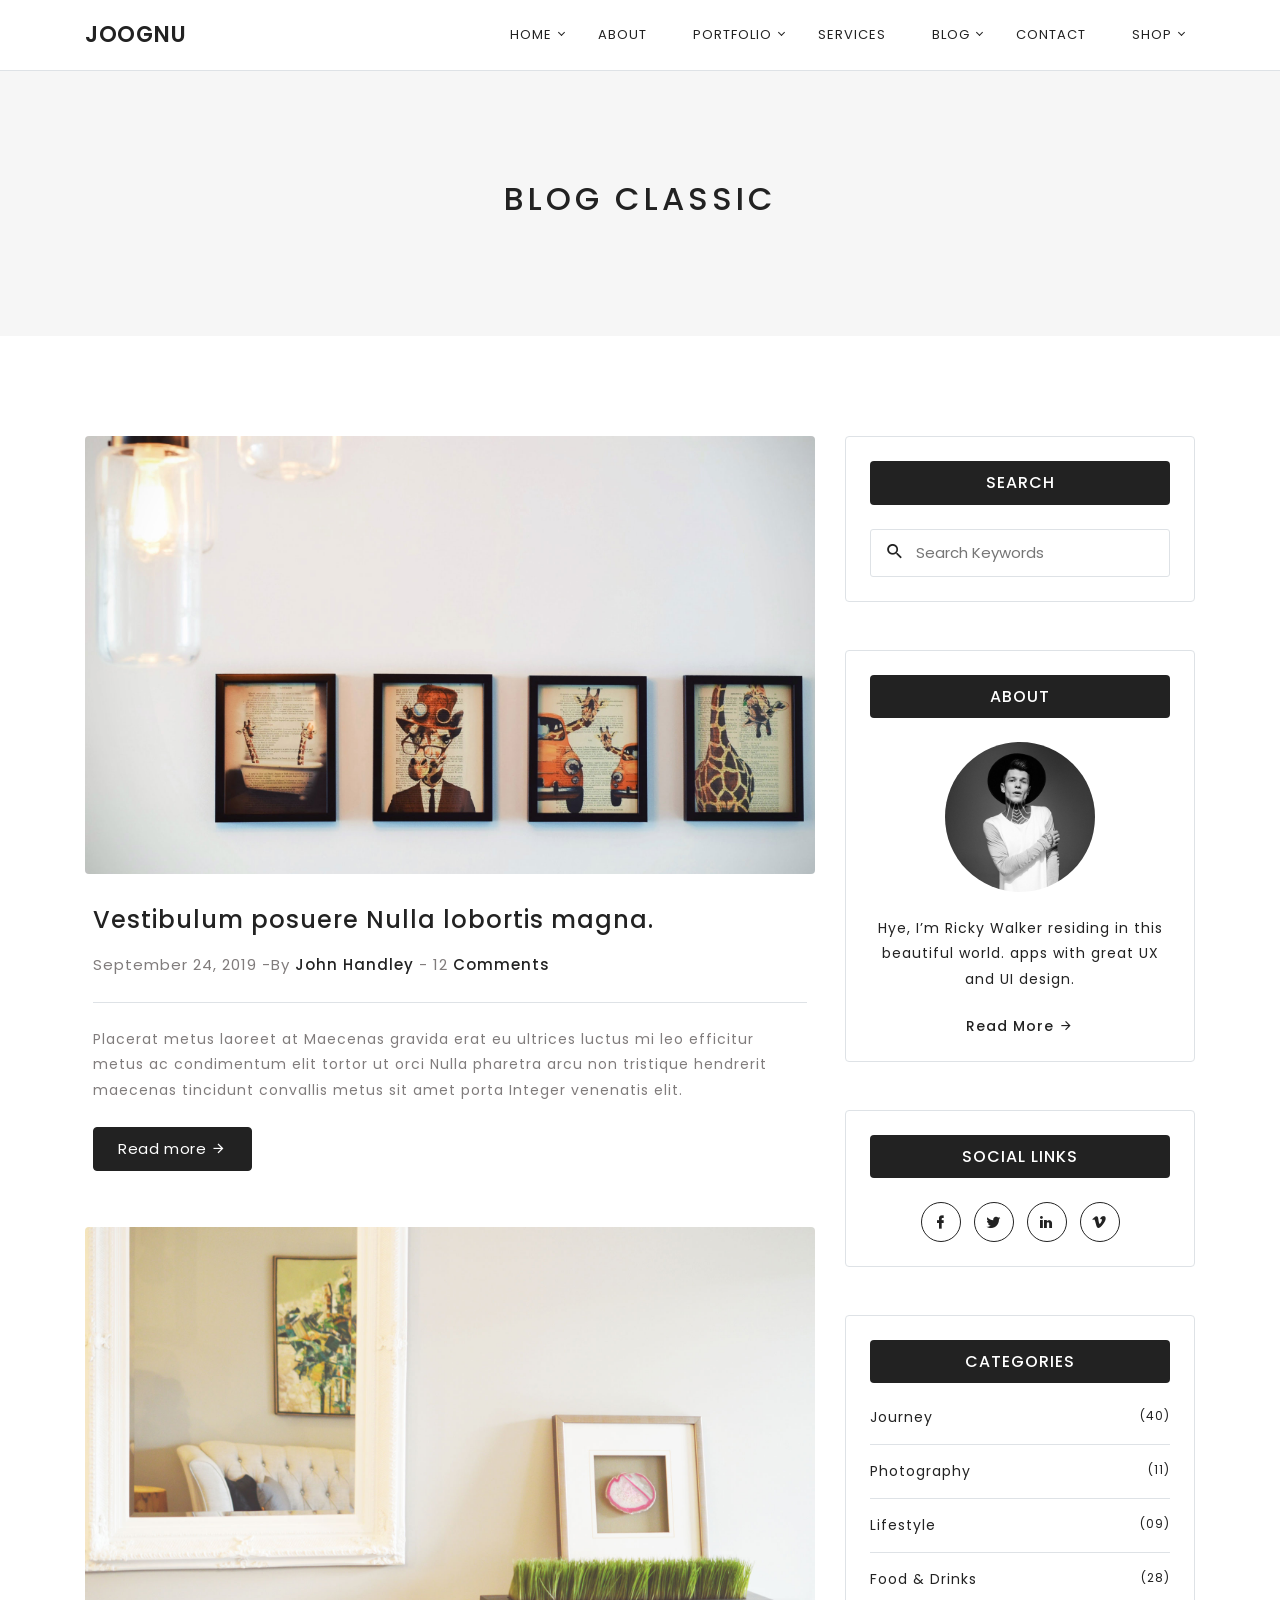
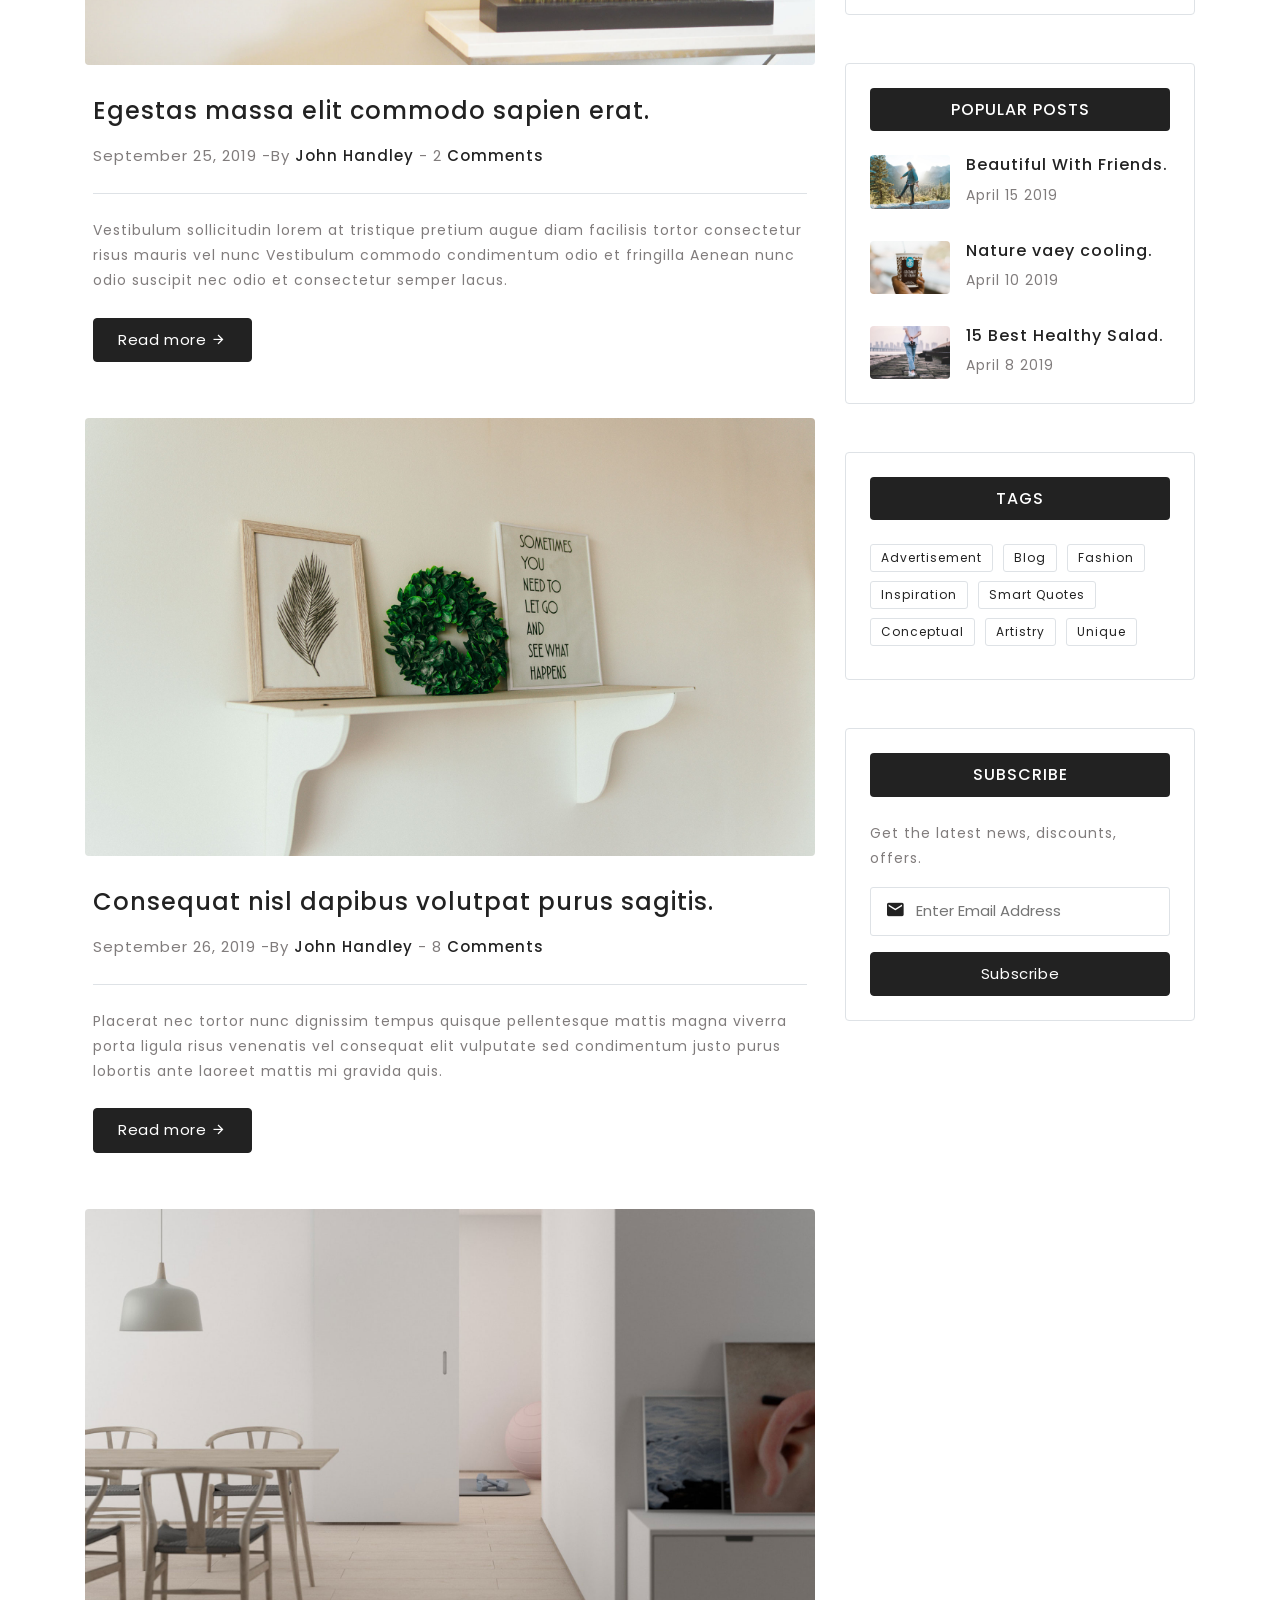
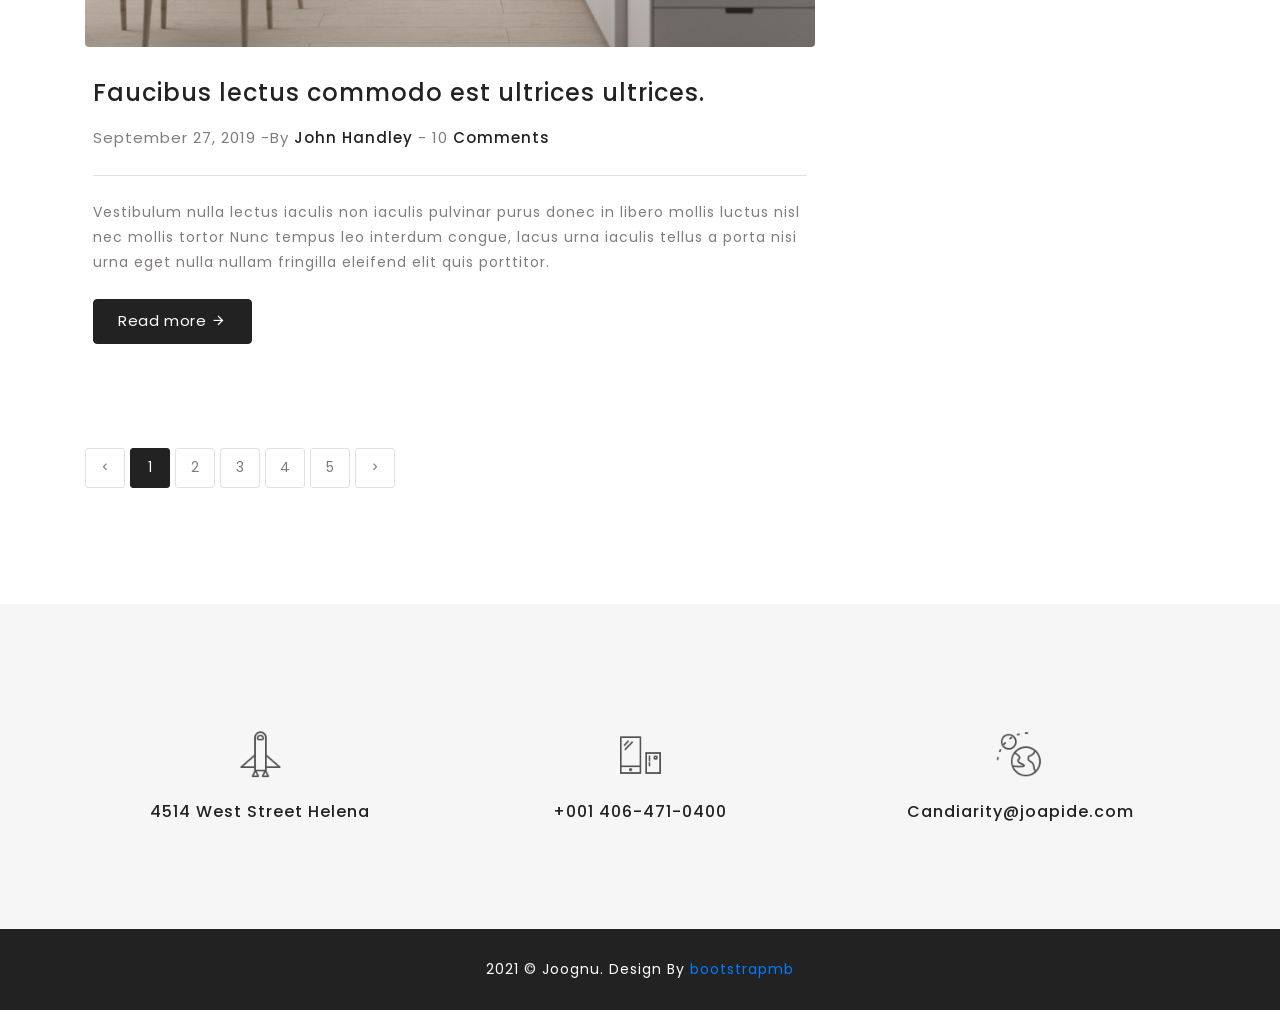
<file: index.html>
﻿<!DOCTYPE html>
<html lang="en">

<head>
    <meta charset="utf-8" />
    <title>Joognu | Responsive Bootstrap Landing Page Template</title>
    <meta name="viewport" content="width=device-width, initial-scale=1.0">
    <meta name="description" content="Premium Bootstrap 4 Landing Page Template" />
    <meta name="keywords" content="bootstrap 4, premium, marketing, multipurpose" />
    <meta content="Themesdesign" name="author" />
    <!-- favicon -->
    <link rel="shortcut icon" href="images/favicon.ico">

    <!-- css -->
    <link href="css/bootstrap.min.css" rel="stylesheet" type="text/css" />
    <link href="css/materialdesignicons.min.css" rel="stylesheet" type="text/css" />
    <link rel="stylesheet" type="text/css" href="css/pe-icon-7-stroke.css">

    <!-- magnific pop-up -->
    <link rel="stylesheet" type="text/css" href="css/magnific-popup.css" />

    <link href="css/style.css" rel="stylesheet" type="text/css" />

</head>

<body>

    <!-- START HEADER -->
    <header id="topnav" class="defaultscroll fixed-top navbar-sticky bg-white border-bottom">
        <div class="container">
            <!-- Logo container-->
            <div>
                <a href="" class="logo text-uppercase">
                            joognu
                                          </a>
            </div>
            <!-- End Logo container-->
            <div class="menu-extras">
                <div class="menu-item">
                    <!-- Mobile menu toggle-->
                    <a class="navbar-toggle">
                        <div class="lines">
                            <span></span>
                            <span></span>
                            <span></span>
                        </div>
                    </a>
                    <!-- End mobile menu toggle-->
                </div>
            </div>

            <div id="navigation">
                <!-- Navigation Menu-->
                <ul class="navigation-menu">

                    <li class="has-submenu">
                        <a href="#home">Home</a>
                        <span class="menu-arrow"></span>
                        <ul class="submenu">
                            <li>
                                <a href="home-light.html">Home Light</a>
                            </li>
                            <li>
                                <a href="home-image.html">Home Image</a>
                            </li>
                            <li>
                                <a href="home-dark.html">Home Dark</a>
                            </li>
                        </ul>
                    </li>

                    <li class="has-submenu">
                        <a href="about.html">About</a>
                    </li>

                    <li class="has-submenu">
                        <a href="#portfolio">Portfolio</a>
                        <span class="menu-arrow"></span>
                        <ul class="submenu">
                            <li>
                                <a href="portfolio-masonry.html">Masonry</a>
                            </li>
                            <li>
                                <a href="portfolio-grid.html">Grid</a>
                            </li>
                        </ul>
                    </li>

                    <li class="has-submenu">
                        <a href="services.html">Services</a>
                    </li>

                    <li class="has-submenu">
                        <a href="#blog">Blog</a>
                        <span class="menu-arrow"></span>
                        <ul class="submenu">

                            <li>
                                <a href="blog-classic.html">Classic</a>
                            </li>
                            <li>
                                <a href="blog-single.html">Single</a>
                            </li>
                            <li>
                                <a href="blog-grid.html">Grid</a>
                            </li>

                        </ul>
                    </li>

                    <li class="has-submenu">
                        <a href="contact.html">Contact</a>
                    </li>

                    <li class="has-submenu">
                        <a href="#shop">Shop</a>
                        <span class="menu-arrow"></span>
                        <ul class="submenu">
                            <li>
                                <a href="shop-layout.html">Shop Layout</a>
                            </li>
                            <li>
                                <a href="shop-details.html">Shop Details</a>
                            </li>
                            <li>
                                <a href="my-account.html">My Account</a>
                            </li>

                        </ul>
                    </li>

                </ul>
                <!-- End navigation menu-->
            </div>
        </div>
    </header>
    <!-- END HEADER -->

    <!-- START HEADING -->
    <section class="bg-title bg-light" id="home">
        <div class="container">
            <div class="row justify-content-center">
                <div class="col-lg-8">
                    <div class="text-center">
                        <h2 class="text-uppercase ls-4">Blog Classic</h2>
                    </div>

                </div>
            </div>
        </div>
    </section>
    <!-- END HEADING -->

    <!-- START BLOG-CLASSIC -->
    <section class="section">
        <div class="container">
            <div class="row">
                <div class="col-lg-8">
                    <div class="blog-post">
                        <div class="blog-box">
                            <div class="blog-img">
                                <img src="images/blog-post/img-1.jpg" class="img-fluid rounded" alt="">
                            </div>
                            <div class="blog-info mt-4 p-2">
                                <h4><a href="" class="text-dark">Vestibulum posuere Nulla lobortis magna.</a></h4>

                                <p class="text-muted mt-3 f-15 mb-0">September 24, 2019 -By <a href="" class="text-dark font-weight-500">John Handley</a> - 12 <a href="" class="text-dark font-weight-500">Comments</a> </p>
                                <hr class="mt-4">
                                <p class="text-muted mt-4">Placerat metus laoreet at Maecenas gravida erat eu ultrices luctus mi leo efficitur metus ac condimentum elit tortor ut orci Nulla pharetra arcu non tristique hendrerit maecenas tincidunt convallis metus sit amet porta Integer venenatis elit.</p>

                                <div class="mt-4">
                                    <a href="" class="btn btn-dark-custom">Read more <i class="mdi mdi-arrow-right"></i></a>
                                </div>
                            </div>
                        </div>

                        <div class="blog-box mt-5">
                            <div class="blog-img">
                                <img src="images/blog-post/img-2.jpg" class="img-fluid rounded" alt="">
                            </div>
                            <div class="blog-info mt-4 p-2">
                                <h4><a href="" class="text-dark">Egestas massa elit commodo sapien erat.</a></h4>

                                <p class="text-muted mt-3 f-15 mb-0">September 25, 2019 -By <a href="" class="text-dark font-weight-500">John Handley</a> - 2 <a href="" class="text-dark font-weight-500">Comments</a> </p>
                                <hr class="mt-4">
                                <p class="text-muted mt-4">Vestibulum sollicitudin lorem at tristique pretium augue diam facilisis tortor consectetur risus mauris vel nunc Vestibulum commodo condimentum odio et fringilla Aenean nunc odio suscipit nec odio et consectetur semper lacus.</p>

                                <div class="mt-4">
                                    <a href="" class="btn btn-dark-custom">Read more <i class="mdi mdi-arrow-right"></i></a>
                                </div>
                            </div>
                        </div>

                        <div class="blog-box mt-5">
                            <div class="blog-img">
                                <img src="images/blog-post/img-3.jpg" class="img-fluid rounded" alt="">
                            </div>
                            <div class="blog-info mt-4 p-2">
                                <h4><a href="" class="text-dark">Consequat nisl dapibus volutpat purus sagitis.</a></h4>

                                <p class="text-muted mt-3 f-15 mb-0">September 26, 2019 -By <a href="" class="text-dark font-weight-500">John Handley</a> - 8 <a href="" class="text-dark font-weight-500">Comments</a> </p>
                                <hr class="mt-4">
                                <p class="text-muted mt-4">Placerat nec tortor nunc dignissim tempus quisque pellentesque mattis magna viverra porta ligula risus venenatis vel consequat elit vulputate sed condimentum justo purus lobortis ante laoreet mattis mi gravida quis.</p>

                                <div class="mt-4">
                                    <a href="" class="btn btn-dark-custom">Read more <i class="mdi mdi-arrow-right"></i></a>
                                </div>
                            </div>
                        </div>

                        <div class="blog-box mt-5">
                            <div class="blog-img">
                                <img src="images/blog-post/img-4.jpg" class="img-fluid rounded" alt="">
                            </div>
                            <div class="blog-info mt-4 p-2">
                                <h4><a href="" class="text-dark">Faucibus lectus commodo est ultrices ultrices.</a></h4>

                                <p class="text-muted mt-3 f-15 mb-0">September 27, 2019 -By <a href="" class="text-dark font-weight-500">John Handley</a> - 10 <a href="" class="text-dark font-weight-500">Comments</a> </p>
                                <hr class="mt-4">
                                <p class="text-muted mt-4">Vestibulum nulla lectus iaculis non iaculis pulvinar purus donec in libero mollis luctus nisl nec mollis tortor Nunc tempus leo interdum congue, lacus urna iaculis tellus a porta nisi urna eget nulla nullam fringilla eleifend elit quis porttitor. </p>

                                <div class="mt-4">
                                    <a href="" class="btn btn-dark-custom">Read more <i class="mdi mdi-arrow-right"></i></a>
                                </div>
                            </div>
                        </div>

                    </div>
                </div>

                <div class="col-lg-4">
                    <div class="left-bar">
                        <div class="border rounded">
                            <div class="p-4">
                                <div class="bg-dark p-2 rounded">
                                    <h6 class="text-white text-center mt-1 mb-1 mb-0 text-uppercase">Search</h6>
                                </div>
                                <div class="search-form mt-4">
                                    <form action="#">
                                        <div class="form-group mb-0">
                                            <input placeholder="Search Keywords" type="text">
                                            <i class="mdi mdi-magnify f-20"></i>
                                        </div>
                                    </form>
                                </div>
                            </div>
                        </div>

                        <div class="border rounded mt-5">
                            <div class="p-4">
                                <div class="bg-dark p-2 rounded">
                                    <h6 class="text-white text-center mt-1 mb-1 mb-0 text-uppercase">About</h6>
                                </div>

                                <div class="text-center mt-4">
                                    <img src="images/about-img.png" class="img-fluid w-50 rounded-circle" alt="">
                                    <p class="mt-4">Hye, I’m Ricky Walker residing in this beautiful world. apps with great UX and UI design. </p>

                                    <div class="mt-4">
                                        <a href="#" class="text-dark font-weight-500">Read More <i class="mdi mdi-arrow-right"></i></a>
                                    </div>
                                </div>

                            </div>
                        </div>

                        <div class="border rounded mt-5">
                            <div class="p-4">
                                <div class="bg-dark p-2 rounded">
                                    <h6 class="text-white text-center mt-1 mb-1 mb-0 text-uppercase">Social Links</h6>
                                </div>

                                <ul class="list-inline links-social mb-0 mt-4 text-center">
                                    <li class="list-inline-item">
                                        <a href="#" class="rounded-circle">
                                            <i class="mdi mdi-facebook"></i>
                                        </a>
                                    </li>

                                    <li class="list-inline-item">
                                        <a href="#" class="rounded-circle">
                                            <i class="mdi mdi-twitter"></i>
                                        </a>
                                    </li>

                                    <li class="list-inline-item">
                                        <a href="#" class="rounded-circle">
                                            <i class="mdi mdi-linkedin"></i>
                                        </a>
                                    </li>

                                    <li class="list-inline-item">
                                        <a href="#" class="rounded-circle">
                                            <i class="mdi mdi-vimeo"></i>
                                        </a>
                                    </li>
                                </ul>
                            </div>
                        </div>

                        <div class="border rounded mt-5">
                            <div class="p-4">
                                <div class="bg-dark p-2 rounded">
                                    <h6 class="text-white text-center mt-1 mb-1 mb-0 text-uppercase">Categories</h6>
                                </div>

                                <ul class="list-unstyled mb-0 mt-4">
                                    <li class="border-bottom pb-3"><a href="" class="text-dark">Journey</a><span class="f-12 float-right">(40)</span></li>
                                    <li class="border-bottom pb-3 pt-3"><a href="" class="text-dark">Photography</a><span class="f-12 float-right">(11)</span></li>
                                    <li class="border-bottom pb-3 pt-3"><a href="" class="text-dark">Lifestyle</a><span class="f-12 float-right">(09)</span></li>
                                    <li class="pt-3"><a href="" class="text-dark">Food &amp; Drinks</a><span class="f-12 float-right">(28)</span></li>
                                </ul>

                            </div>
                        </div>

                        <div class="border rounded mt-5">
                            <div class="p-4">
                                <div class="bg-dark p-2 rounded">
                                    <h6 class="text-white text-center mt-1 mb-1 mb-0 text-uppercase">Popular Posts</h6>
                                </div>

                                <ul class="list-unstyled mb-0 mt-4">
                                    <li class="clearfix mb-3 pb-3">
                                        <div class="popular-post float-left">
                                            <a href="#"><img src="images/blog/img-1.jpg" alt="" class="img-fluid rounded"></a>
                                        </div>
                                        <h6 class="ml-5 pl-5"><a href="#" class="text-dark">Beautiful With Friends.</a></h6>
                                        <p class="ml-5 pl-5 mb-0 text-muted">April 15 2019</p>
                                    </li>
                                    <li class="clearfix mb-3 pb-3">
                                        <div class="popular-post float-left">
                                            <a href="#"><img src="images/blog/img-2.jpg" alt="" class="img-fluid rounded"></a>
                                        </div>

                                        <h6 class="ml-5 pl-5"><a href="#" class="text-dark">Nature vaey cooling.</a></h6>

                                        <p class="ml-5 pl-5 mb-0 text-muted">April 10 2019</p>
                                    </li>
                                    <li class="clearfix">
                                        <div class="popular-post float-left">
                                            <a href="#"><img src="images/blog/img-3.jpg" alt="" class="img-fluid rounded"></a>
                                        </div>
                                        <h6 class="ml-5 pl-5"><a href="#" class="text-dark">15 Best Healthy Salad.</a></h6>

                                        <p class="ml-5 pl-5 mb-0 text-muted">April 8 2019</p>
                                    </li>
                                </ul>

                            </div>
                        </div>

                        <div class="border rounded mt-5">
                            <div class="p-4">
                                <div class="bg-dark p-2 rounded">
                                    <h6 class="text-white text-center mt-1 mb-1 mb-0 text-uppercase">Tags</h6>
                                </div>

                                <div class="tags mt-4">
                                    <a href="#" class="f-12">Advertisement</a>
                                    <a href="#" class="f-12">Blog</a>
                                    <a href="#" class="f-12">Fashion</a>
                                    <a href="#" class="f-12">Inspiration</a>
                                    <a href="#" class="f-12">Smart Quotes</a>
                                    <a href="#" class="f-12">Conceptual</a>
                                    <a href="#" class="f-12">Artistry</a>
                                    <a href="#" class="f-12">Unique</a>
                                </div>

                            </div>
                        </div>

                        <div class="border rounded mt-5">
                            <div class="p-4">
                                <div class="bg-dark p-2 rounded">
                                    <h6 class="text-white text-center mt-1 mb-1 mb-0 text-uppercase">Subscribe</h6>
                                </div>

                                <p class="text-muted mt-4">Get the latest news, discounts, offers.</p>

                                <div class="search-form">
                                    <form action="#">
                                        <input placeholder="Enter Email Address" type="text">
                                        <i class="mdi mdi-email f-20"></i>
                                        <button type="submit" class="btn btn-dark-custom w-100 mt-3">Subscribe</button>
                                    </form>
                                </div>

                            </div>
                        </div>
                    </div>
                </div>

            </div>

            <div class="row mt-5">
                <div class="col-lg-12">
                    <div class="mt-5">
                        <div class="mt-5">
                            <ul class="pagination mt-3">
                                <li class="next"><a href="#"><i class="mdi mdi-chevron-left"></i></a></li>
                                <li class="active"><a href="#">1</a></li>
                                <li><a href="#">2</a></li>
                                <li><a href="#">3</a></li>
                                <li><a href="#">4</a></li>
                                <li><a href="#">5</a></li>
                                <li class="prev"><a href="#"><i class="mdi mdi-chevron-right"></i></a></li>
                            </ul>
                        </div>
                    </div>
                </div>
            </div>
        </div>
    </section>
    <!-- END BLOG-CLASSIC -->

    <!-- START CONTACt -->
    <section class="section bg-light">
        <div class="container">
            <div class="row">
                <div class="col-lg-4">
                    <div class="text-center mt-4">
                        <div class="services-img">
                            <img src="images/icons/spaceship.png" alt="">
                        </div>
                        <h6 class="mt-4">4514 West Street Helena</h6>
                    </div>
                </div>

                <div class="col-lg-4">
                    <div class="text-center mt-4">
                        <div class="services-img">
                            <img src="images/icons/mobilepay.png" alt="">
                        </div>
                        <h6 class="mt-4">+001 406-471-0400</h6>
                    </div>
                </div>

                <div class="col-lg-4">
                    <div class="text-center mt-4">
                        <div class="services-img">
                            <img src="images/icons/earth.png" alt="">
                        </div>
                        <h6 class="mt-4">Candiarity@joapide.com</h6>
                    </div>
                </div>

            </div>

        </div>
    </section>
    <!-- END CONTACT -->

    <!-- FOOTER-ALT -->
    <footer class="pt-1 pb-1 bg-dark">
        <div class="container">
            <div class="row">
                <div class="col-lg-12">
                    <div class="pt-4 pb-4 text-center">
                        <p class="text-white mb-0">2021 © Joognu. Design By <a href="http://www.bootstrapmb.com/">bootstrapmb</a></p>
                    </div>
                </div>

            </div>
        </div>
    </footer>
    <!-- FOOTER-ALT -->

    <!-- javascript -->
    <script src="js/jquery-3.6.0.min.js"></script>
    <script src="js/bootstrap.bundle.min.js"></script>
    <script src="js/jquery.easing.min.js"></script>
    <script src="js/scrollspy.min.js"></script>
    <!-- Portfolio -->
    <script src="js/jquery.magnific-popup.min.js"></script>
    <script src="js/isotope.js"></script>
    <script src="js/app.js"></script>
</body>

</html>
</file>
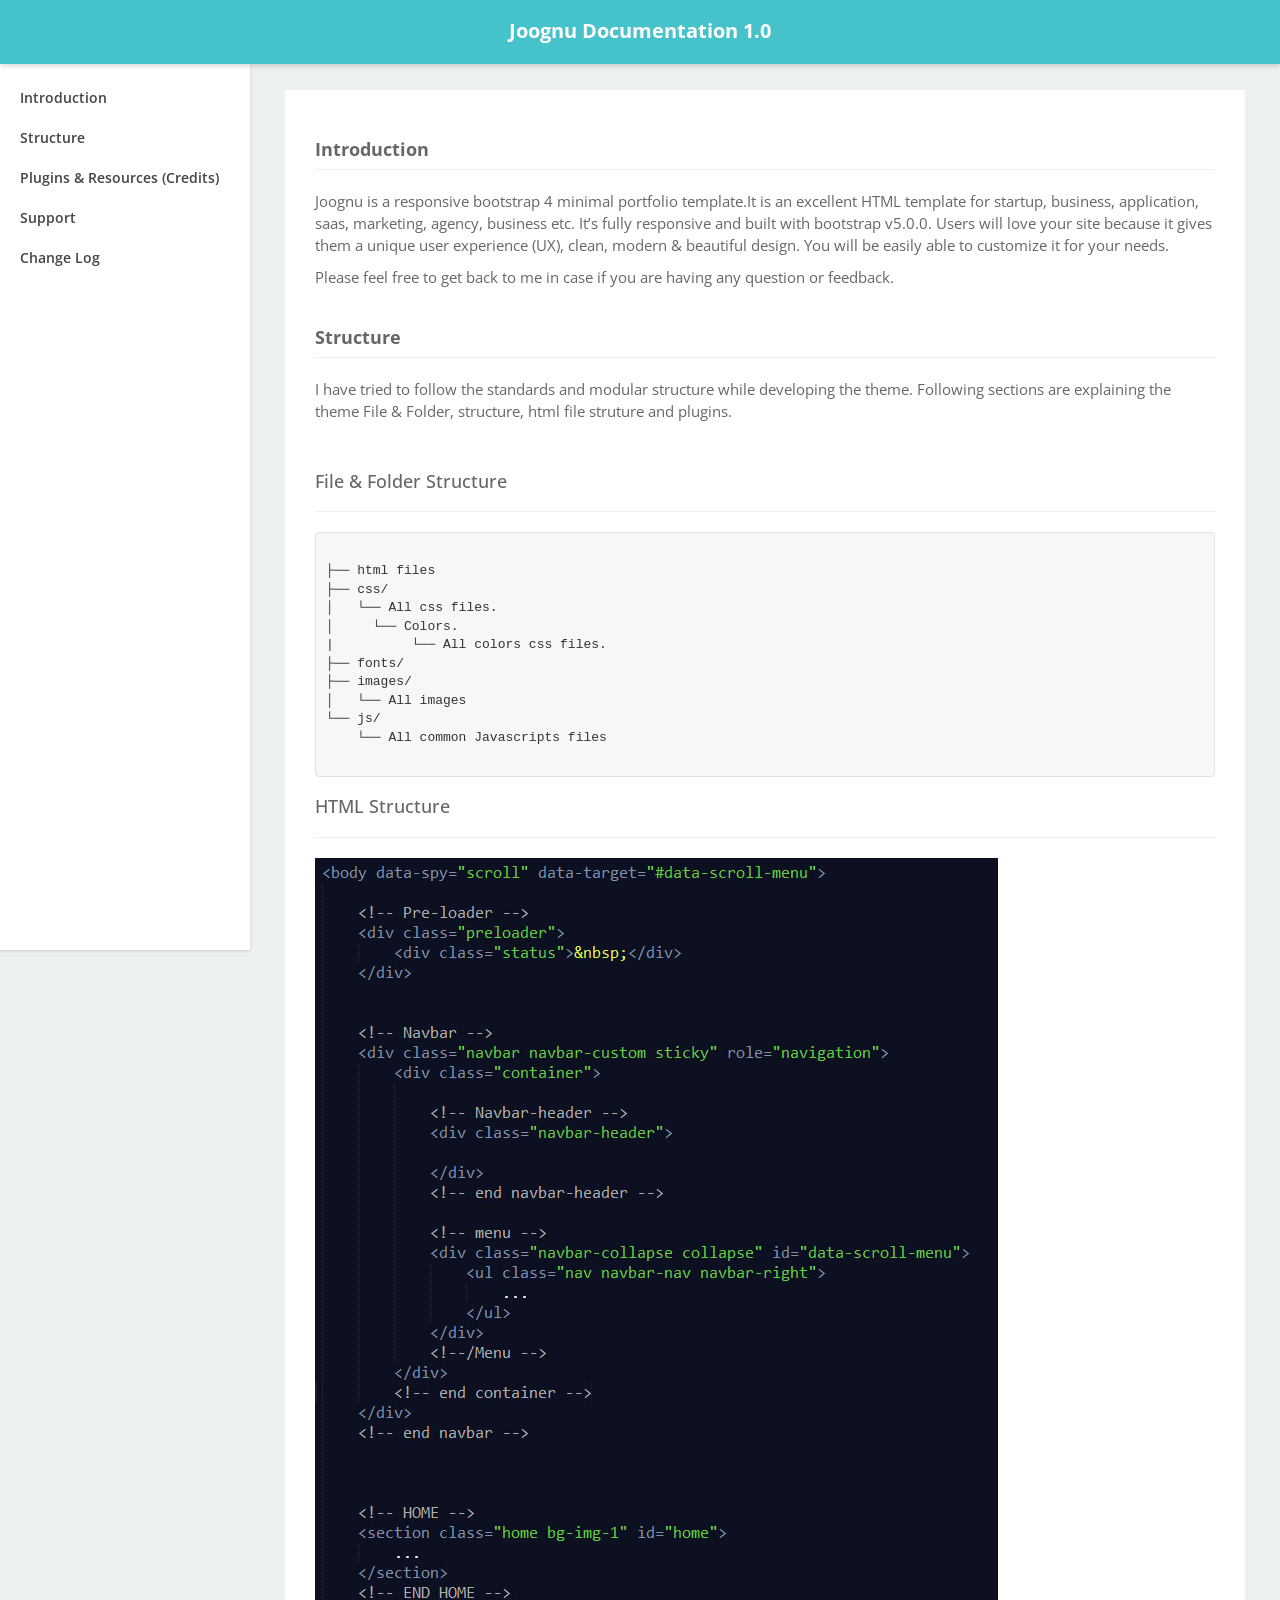
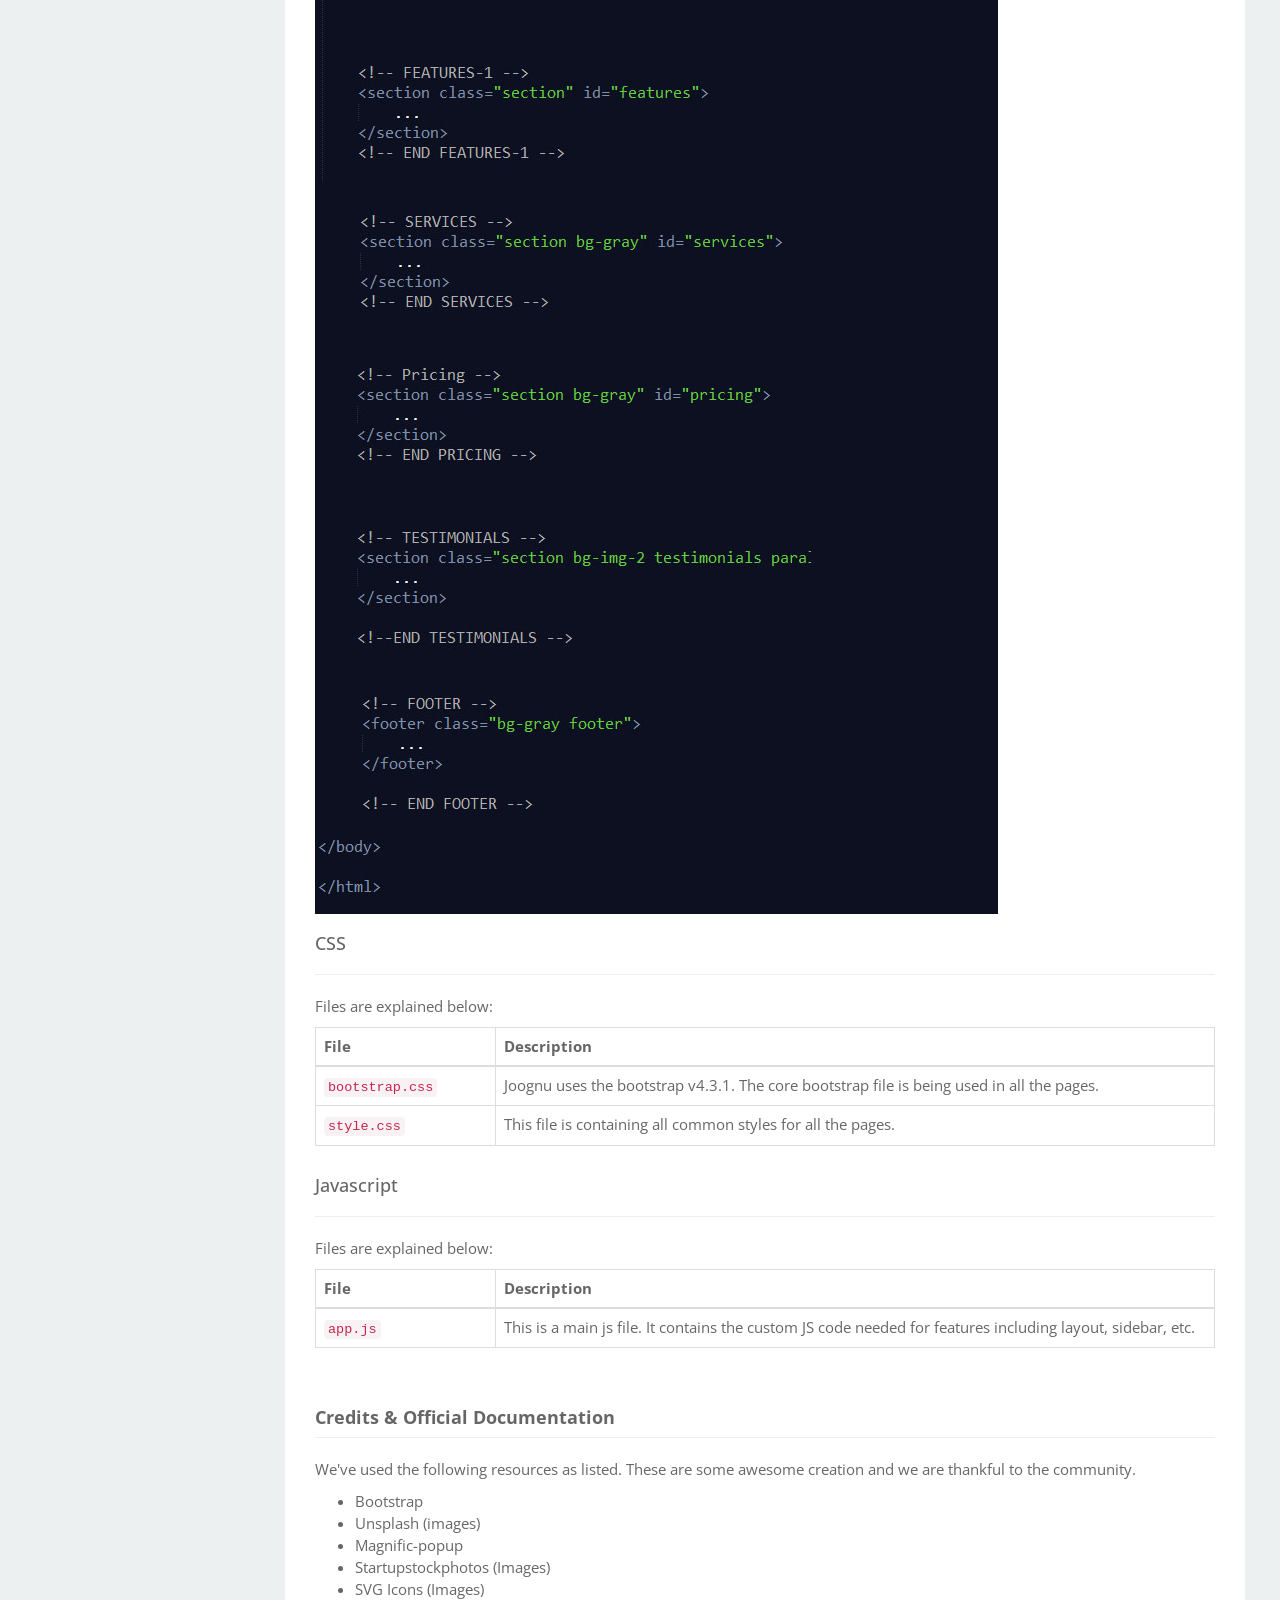
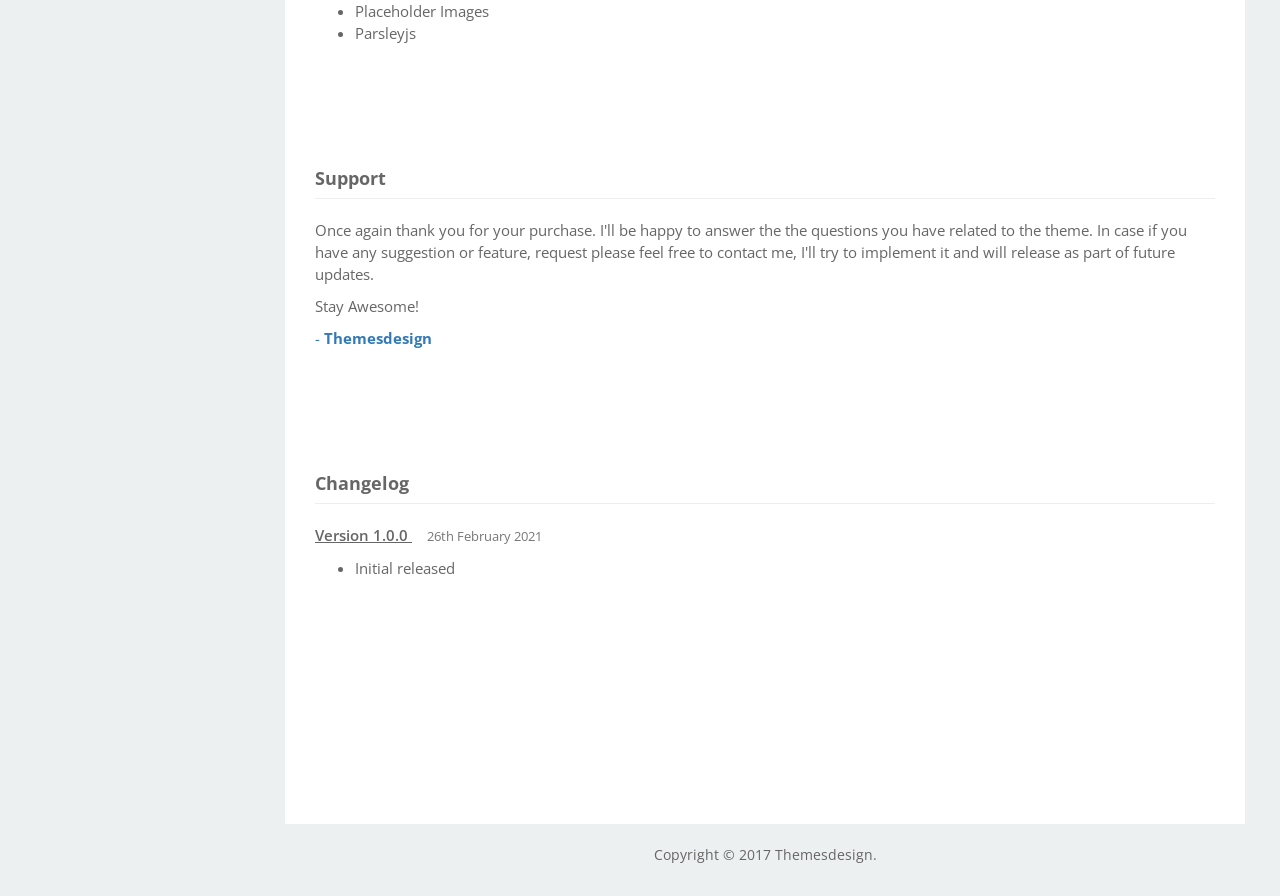
<file: 帮助文档/index.html>
﻿<!DOCTYPE html>
<html lang="en">

<head>
	<!--SEO Meta Tags-->
    <meta charset="utf-8" />
    <!-- SITE TITLE -->
    <title>Joognu - Responsive Minimal Portfolio Template</title>
    <meta name="viewport" content="width=device-width, initial-scale=1.0, maximum-scale=1.0, user-scalable=no" />
    <meta content="Responsive Bootstrap Multi-Purpose Landing Page Template" name="description" />
    <meta name="keywords" content="Landing, Bootstrap, Landing page, Template, Registration, Landing">
    <meta content="Themesdesign" name="author" />
    <meta http-equiv="X-UA-Compatible" content="IE=edge" />

    <link rel="shortcut icon" href="images/favicon.ico">

	<!-- Google-Fonts -->
	<link rel="stylesheet" href="http://fonts.googleapis.com/css?family=Open+Sans:300italic,400italic,600italic,700italic,800italic,400,300,600,700,800">

	<!-- Bootstrap Core CSS -->
	<link href="css/bootstrap.min.css" rel="stylesheet">

	<link rel="stylesheet" type="text/css" href="css/prettify.css" />

	<!-- Custom CSS -->
	<link href="css/styles.css" rel="stylesheet">

	<!-- HTML5 Shim and Respond.js IE8 support of HTML5 elements and media queries -->
	<!-- WARNING: Respond.js doesn't work if you view the page via file:// -->
	<!--[if lt IE 9]>
	<script src="https://oss.maxcdn.com/libs/html5shiv/3.7.0/html5shiv.js"></script>
	<script src="https://oss.maxcdn.com/libs/respond.js/1.4.2/respond.min.js"></script>
	<![endif]-->

</head>

<body>

	<nav class="navbar navbar-default navbar-fixed-top">
		<div class="container-fluid">
			<!-- Brand and toggle get grouped for better mobile display -->
			<div class="text-center">
				<a class="logo" href="#">Joognu Documentation 1.0</a>
			</div>
		</div><!-- /.container-fluid -->
	</nav>

	<div id="wrapper">

		<!-- Sidebar -->
		<div id="sidebar-wrapper">
			<ul class="sidebar-nav">
				<li>
					<a href="#intro">Introduction</a>
				</li>
				<li>
					<a href="#structure">Structure</a>
				</li>
				<li>
					<a href="#credits">Plugins &amp; Resources (Credits)</a>
				</li>
				<li>
					<a href="#support">Support</a>
				</li>
				<li><a href="#changelog">Change Log</a></li>
			</ul>
		</div>
		<!-- /#sidebar-wrapper -->

		<!-- Page Content -->
		<div id="page-content-wrapper">
			<div class="container-fluid">
				<div class="row">
					<div class="col-lg-12">
						<div class="right-bar">

							<div  class="com-container">

							 

								<h4 class="page-header">Introduction</h4>

								<p>Joognu is a responsive bootstrap 4 minimal portfolio template.It is an excellent HTML template for startup, business, application, saas, marketing, agency, business etc. It’s fully responsive and built with bootstrap v5.0.0. Users will love your site because it gives them a unique user experience (UX), clean, modern & beautiful design. You will be easily able to customize it for your needs.
								</p>
								<p>
									Please feel free to get back to me in case if you are having any question or feedback.
								</p>



									<div id="structure" class="com-container">
										<h4 class="page-header">Structure</h4>
										<p>I have tried to follow the standards and modular structure while developing the theme. Following sections are explaining the theme File &amp; Folder, structure, html file struture and plugins.</p>

										<div class="row p-t-20">
											<div class="col-sm-12">
												<h4>File &amp; Folder Structure</h4>
												<hr/>

												<pre class="prettyprint">

├── html files
├── css/
│   └── All css files.
│     └── Colors.
|          └── All colors css files.
├── fonts/
├── images/
│   └── All images
└── js/
    └── All common Javascripts files

</pre>
										

											<div class="row">
												<div class="col-sm-12 p-t-30">
													<h4>HTML Structure</h4>
													<hr/>
													<p>
														<img src="html.jpg" alt="htnl-img" class="img-responsive">
													</p>
												</div>
											</div>

											<div class="row">
												<div class="col-sm-12 p-t-30">
												<h4>CSS</h4>
												<hr/>
												
                                                <p class="m-t-20">Files are explained below: </p>

                                                <table class="table table-bordered m-0">
													<thead>
														<tr>
															<th style="width: 20%;"><i class="ti-file"></i> File</th>
															<th>Description</th>
														</tr>
													</thead>
													<tbody>
														<tr>
															<td>
                                                                <code>bootstrap.css</code>
                                                            </td>
                                                            <td>
                                                                Joognu uses the bootstrap v4.3.1. The core bootstrap file is being used in all the pages.
                                                            </td>
														</tr>

                                                        <tr>
															<td>
                                                                <code>style.css</code>
                                                            </td>
                                                            <td>
                                                                This file is containing all common styles for all the pages.
                                                            </td>
														</tr>
														
														<!-- <tr>
															<td>
                                                                <code>style-dark.css</code>
                                                            </td>
                                                            <td>
																In order to have <b>Dark</b> mode enabled, replace the reference of <code class="font-weight-bold">style.css</code> to <code class="font-weight-bold">style-dark.css</code>
															</td>
														</tr> -->

                                                    </tbody>
                                                </table>


                                                

                                                
											</div>
											</div>
										</div>

											<div class="col-sm-12 p-t-30">
												<h4>Javascript</h4>
												<hr/>

                                                <p class="m-t-20">Files are explained below: </p>

                                                <table class="table table-bordered m-0">
													<thead>
														<tr>
															<th style="width: 20%;"><i class="ti-file"></i> File</th>
															<th>Description</th>
														</tr>
													</thead>
													<tbody>
														
                                                        <tr>
															<td>
                                                                <code>app.js</code>
                                                            </td>
                                                            <td>
                                                                This is a main js file. It contains the custom JS code needed for features including
                                                                layout, sidebar, etc.
                                                            </td>
														</tr>
                                                    </tbody>
                                                </table>
											</div>

									</div>
										


										<div id="credits" class="com-container">
											<h4 class="page-header">Credits &amp; Official Documentation</h4>
											<p>We've used the following resources as listed. These are some awesome creation and we are thankful to the community.</p>

											<ul class="">
								                <li><a href="http://getbootstrap.com/">Bootstrap</a></li>
								                <li><a href="https://unsplash.com/">Unsplash (images)</a></li>
								                <li><a href="http://dimsemenov.com/plugins/magnific-popup/">Magnific-popup</a></li>
								                <li><a href="http://startupstockphotos.com/">Startupstockphotos (Images)</a></li>
								                <li><a href="https://icons8.com/c/flat-color-icons">SVG Icons (Images)</a></li>
								                <li><a href="http://placehold.it/">Placeholder Images</a></li>
								                <li><a href="http://parsleyjs.org/">Parsleyjs</a></li>
								                
								            </ul>
										</div>

										<div id="support" class="com-container">
											<h4 class="page-header">Support</h4>
											<p class="m-t-20">
                                                    Once again thank you for your purchase. I'll be happy to answer the the questions you have related to the theme.
                                                    In case if you have any suggestion or feature, request please feel free to contact me, I'll try to implement it and will release as part of future updates.
                                                </p>

                                                <p>
                                                    Stay Awesome!
                                                </p>

                                                <p class="text-primary">
                                                    - <strong>Themesdesign</strong>
                                                </p>
										</div>

										<div id="changelog" class="com-container">

											<h4 class="page-header">Changelog</h4>

											<p style="margin-top: 20px;"><span  style="text-decoration: underline; font-weight: 600;">Version 1.0.0 </span> &nbsp;&nbsp;&nbsp;<small class="text-muted"> 26th February 2021</small></p>
											
											<ul>
												<li>
													Initial released
												</li>
											</ul>

										</div>

									</div>
								</div>
							</div>
						</div>
					</div>
					<!-- /#page-content-wrapper -->

					<div class="text-center">
						<p class="copy">Copyright © 2017 Themesdesign.</p>
					</div>
				</div>
				<!-- /#wrapper -->

				<!-- jQuery -->
				<script src="js/jquery.js"></script>

				<!-- Bootstrap Core JavaScript -->
				<script src="js/bootstrap.min.js"></script>

				<script src="js/jquery.easing.min.js"></script>

				<script type="text/javascript" src="js/prettify.js"></script>

				<!-- Menu Toggle Script -->
				<script>

					//jQuery for page scrolling feature - requires jQuery Easing plugin
					$(function() {
					    $('.sidebar-nav a').bind('click', function(event) {
					        var $anchor = $(this);
					        $('html, body').stop().animate({
					            scrollTop: $($anchor.attr('href')).offset().top - 100
					        }, 1500, 'easeInOutExpo');
					        event.preventDefault();
					    });
					});
				</script>

			</body>

</html>
</file>
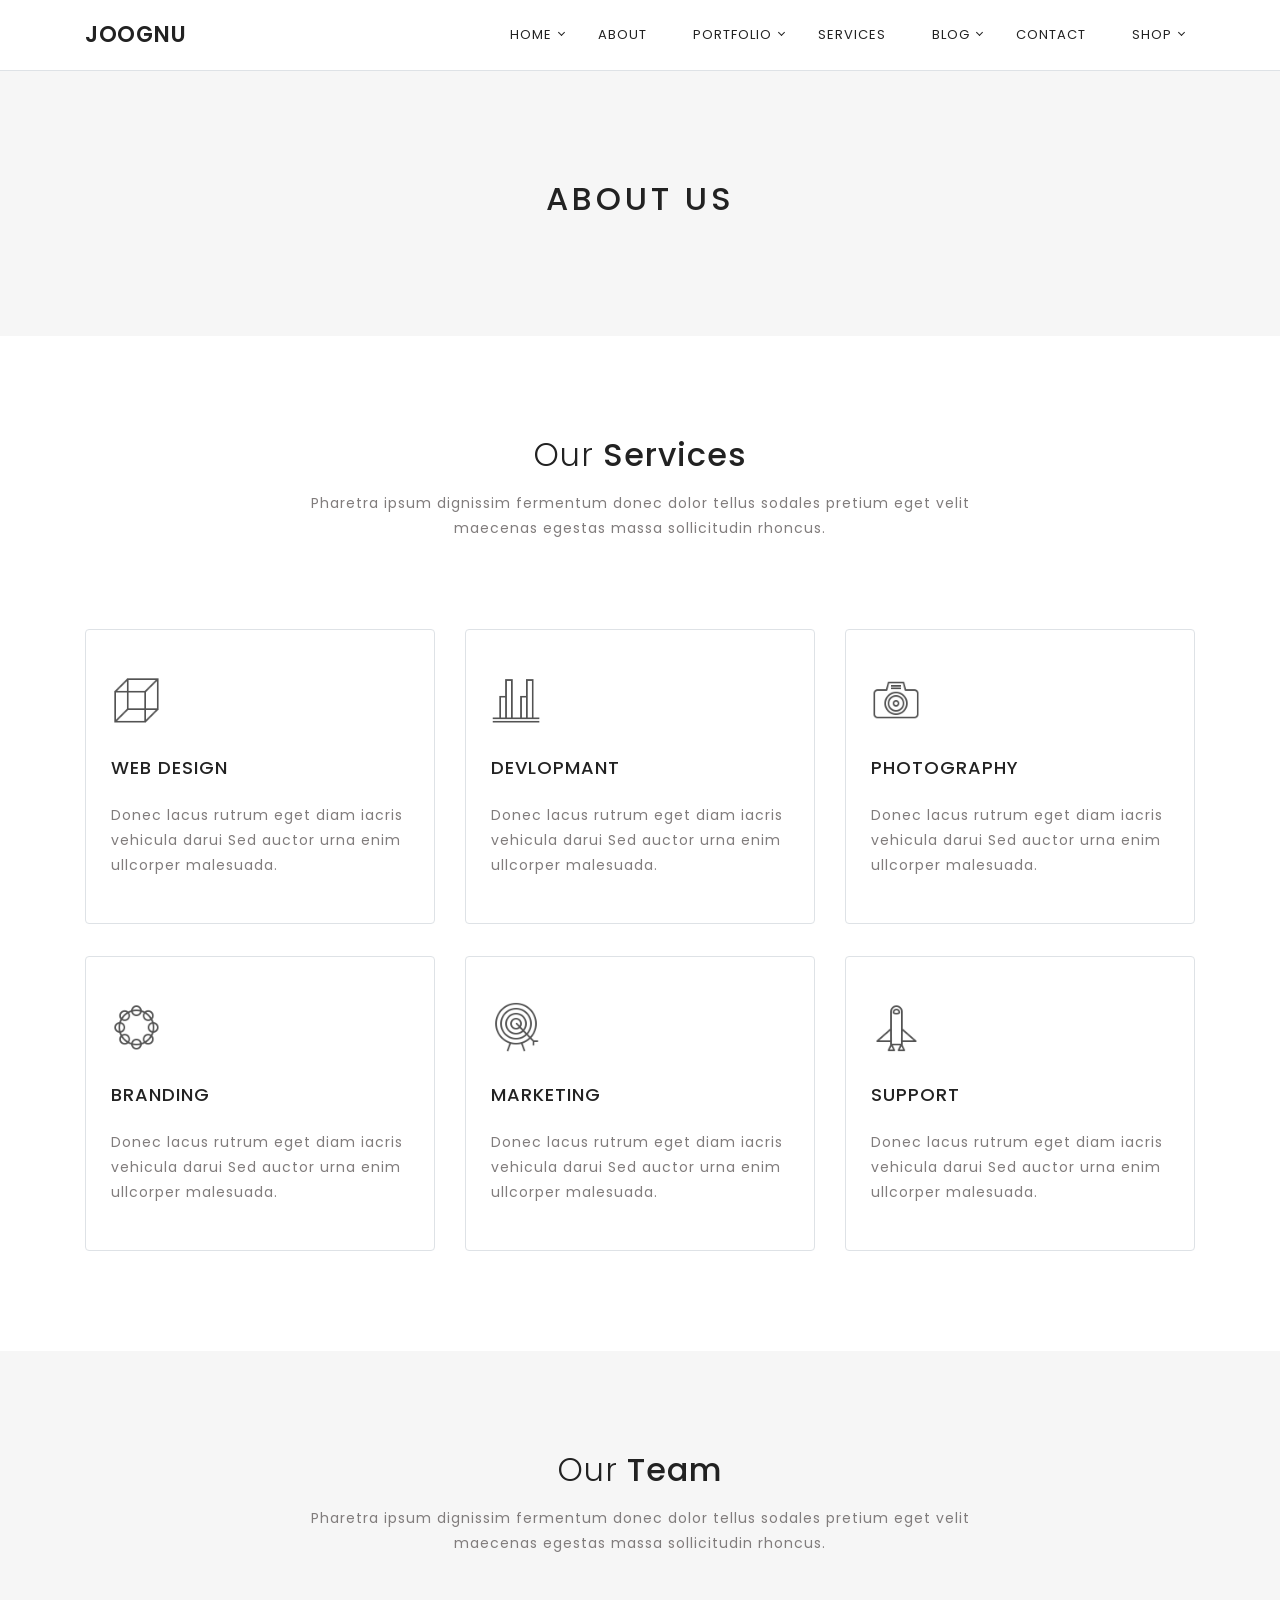
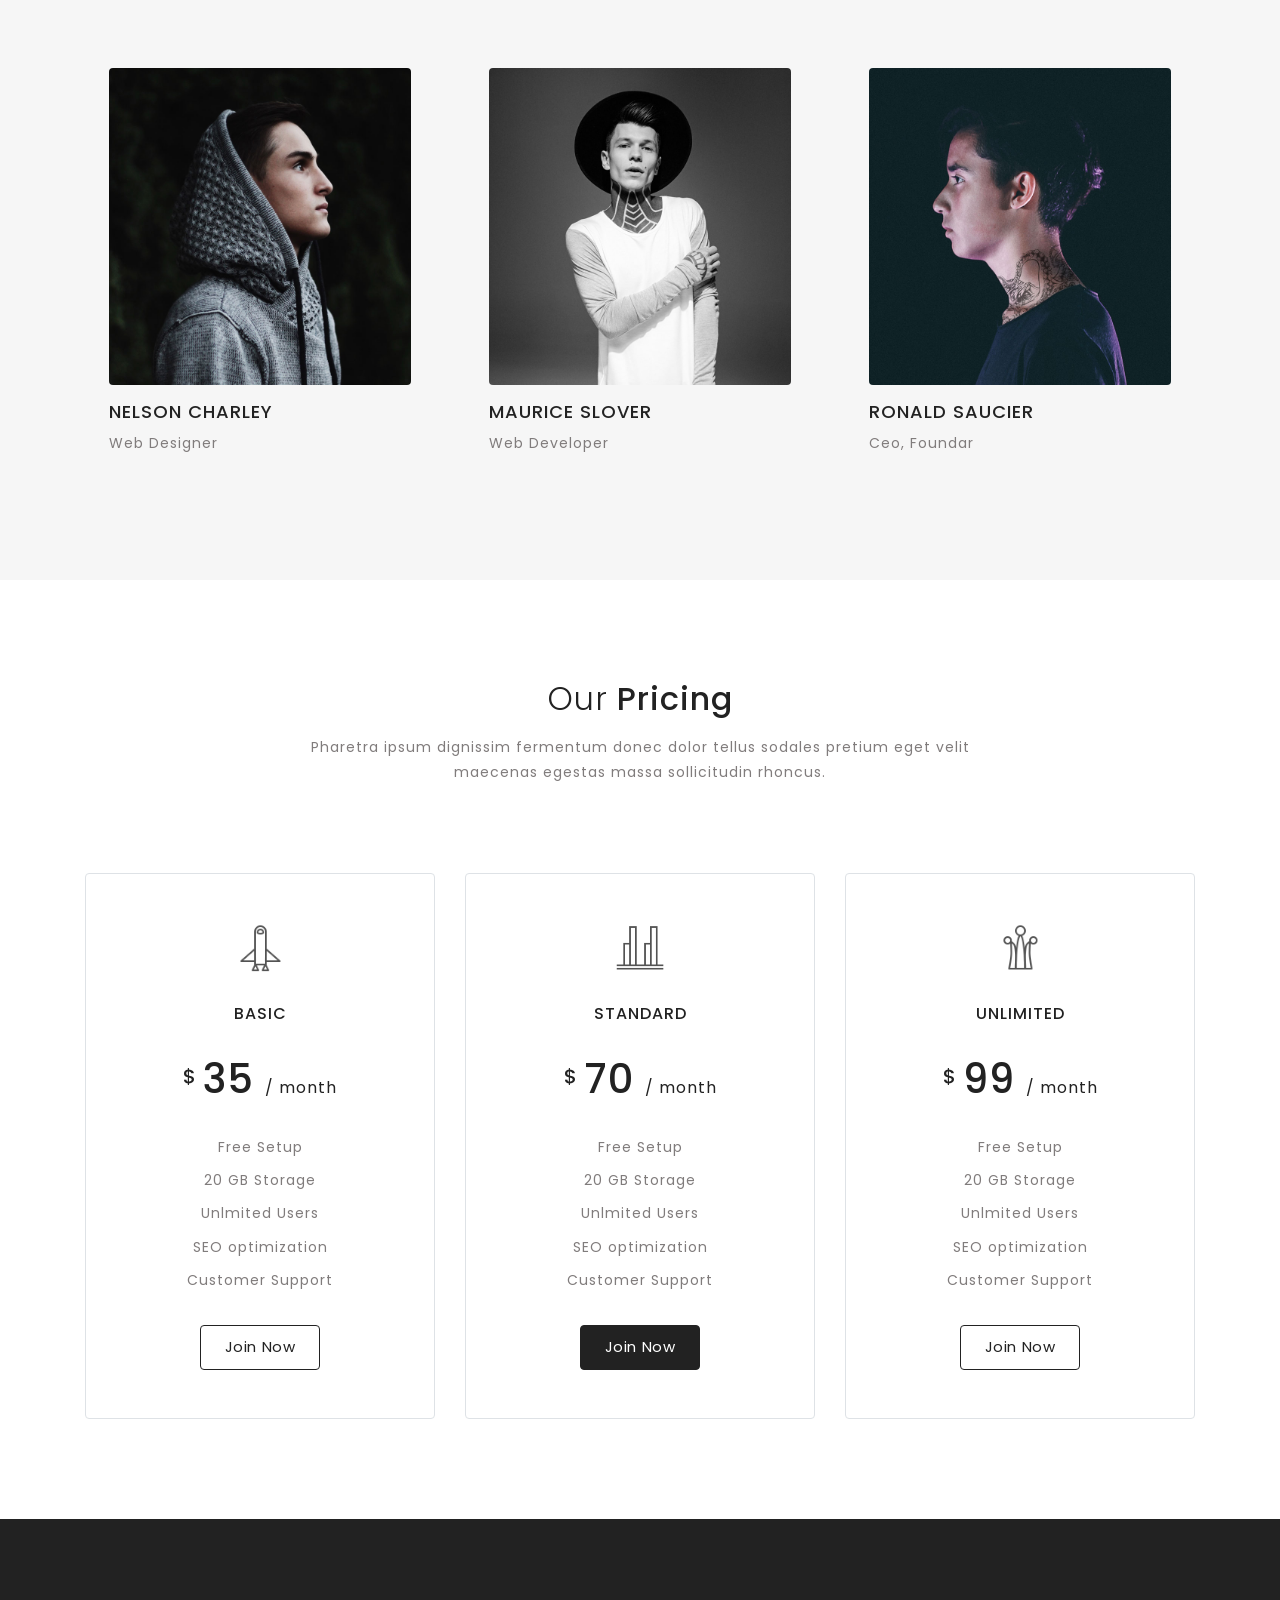
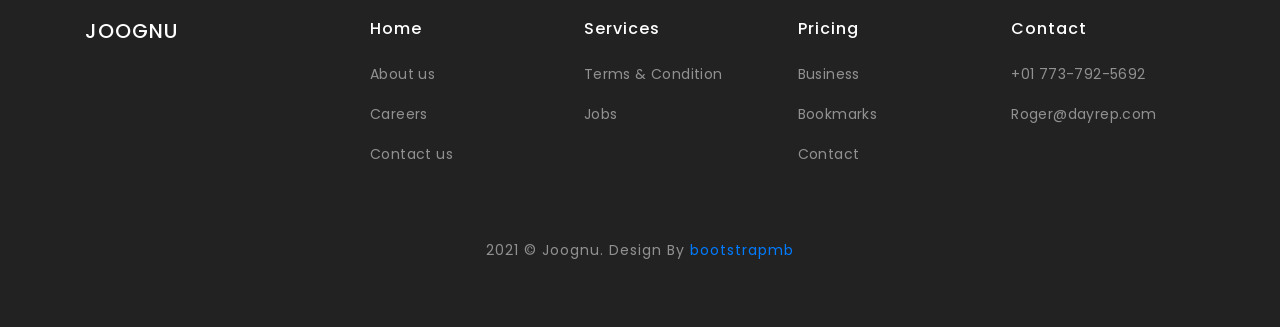
<file: about.html>
﻿<!DOCTYPE html>
<html lang="en">

<head>
    <meta charset="utf-8" />
    <title>Joognu | Responsive Bootstrap Landing Page Template</title>
    <meta name="viewport" content="width=device-width, initial-scale=1.0">
    <meta name="description" content="Premium Bootstrap 4 Landing Page Template" />
    <meta name="keywords" content="bootstrap 4, premium, marketing, multipurpose" />
    <meta content="Themesdesign" name="author" />
    <!-- favicon -->
    <link rel="shortcut icon" href="images/favicon.ico">

    <!-- css -->
    <link href="css/bootstrap.min.css" rel="stylesheet" type="text/css" />
    <link href="css/materialdesignicons.min.css" rel="stylesheet" type="text/css" />
    <link rel="stylesheet" type="text/css" href="css/pe-icon-7-stroke.css">

    <!-- magnific pop-up -->
    <link rel="stylesheet" type="text/css" href="css/magnific-popup.css" />

    <link href="css/style.css" rel="stylesheet" type="text/css" />

</head>

<body>

    <!-- START HEADER -->
    <header id="topnav" class="defaultscroll fixed-top navbar-sticky bg-white border-bottom">
        <div class="container">
            <!-- Logo container-->
            <div>
                <a href="" class="logo text-uppercase">
                            joognu
                                          </a>
            </div>
            <!-- End Logo container-->
            <div class="menu-extras">
                <div class="menu-item">
                    <!-- Mobile menu toggle-->
                    <a class="navbar-toggle">
                        <div class="lines">
                            <span></span>
                            <span></span>
                            <span></span>
                        </div>
                    </a>
                    <!-- End mobile menu toggle-->
                </div>
            </div>

            <div id="navigation">
                <!-- Navigation Menu-->
                <ul class="navigation-menu">

                    <li class="has-submenu">
                        <a href="#home">Home</a>
                        <span class="menu-arrow"></span>
                        <ul class="submenu">
                            <li>
                                <a href="home-light.html">Home Light</a>
                            </li>
                            <li>
                                <a href="home-image.html">Home Image</a>
                            </li>
                            <li>
                                <a href="home-dark.html">Home Dark</a>
                            </li>
                        </ul>
                    </li>

                    <li class="has-submenu">
                        <a href="about.html">About</a>
                    </li>

                    <li class="has-submenu">
                        <a href="#portfolio">Portfolio</a>
                        <span class="menu-arrow"></span>
                        <ul class="submenu">
                            <li>
                                <a href="portfolio-masonry.html">Masonry</a>
                            </li>
                            <li>
                                <a href="portfolio-grid.html">Grid</a>
                            </li>
                        </ul>
                    </li>

                    <li class="has-submenu">
                        <a href="services.html">Services</a>
                    </li>

                    <li class="has-submenu">
                        <a href="#blog">Blog</a>
                        <span class="menu-arrow"></span>
                        <ul class="submenu">

                            <li>
                                <a href="blog-classic.html">Classic</a>
                            </li>
                            <li>
                                <a href="blog-single.html">Single</a>
                            </li>
                            <li>
                                <a href="blog-grid.html">Grid</a>
                            </li>

                        </ul>
                    </li>

                    <li class="has-submenu">
                        <a href="contact.html">Contact</a>
                    </li>

                    <li class="has-submenu">
                        <a href="#shop">Shop</a>
                        <span class="menu-arrow"></span>
                        <ul class="submenu">
                            <li>
                                <a href="shop-layout.html">Shop Layout</a>
                            </li>
                            <li>
                                <a href="shop-details.html">Shop Details</a>
                            </li>
                            <li>
                                <a href="my-account.html">My Account</a>
                            </li>

                        </ul>
                    </li>

                </ul>
                <!-- End navigation menu-->
            </div>
        </div>
    </header>
    <!-- END HEADER -->

    <!-- START HEADING -->
    <section class="bg-title bg-light" id="home">
        <div class="container">
            <div class="row justify-content-center">
                <div class="col-lg-8">
                    <div class="text-center">
                        <h2 class="text-uppercase ls-4">About Us</h2>
                    </div>

                </div>
            </div>
        </div>
    </section>
    <!-- END HEADING -->

    <!-- START SERVICES -->
    <section class="section">
        <div class="container">
            <div class="row">
                <div class="col-lg-12">
                    <div class="text-center">
                        <h2><span class="font-weight-300">Our</span> Services</h2>
                        <p class="text-muted mt-3">Pharetra ipsum dignissim fermentum donec dolor tellus sodales pretium eget velit
                            <br> maecenas egestas massa sollicitudin rhoncus.</p>
                    </div>
                </div>
            </div>

            <div class="row mt-5">
                <div class="col-lg-4">
                    <div class="services-box rounded mt-4 border">
                        <div class="services-img">
                            <img src="images/icons/3d.png" class="img-fluid" alt="">
                        </div>
                        <h5 class="text-uppercase f-18 mt-4 pt-2">Web Design</h5>
                        <p class="text-muted mt-4 mb-0">
                            Donec lacus rutrum eget diam iacris vehicula darui Sed auctor urna enim ullcorper malesuada.
                        </p>
                    </div>
                </div>

                <div class="col-lg-4">
                    <div class="services-box rounded mt-4 border">
                        <div class="services-img">
                            <img src="images/icons/growing.png" class="img-fluid" alt="">
                        </div>
                        <h5 class="text-uppercase f-18 mt-4 pt-2">Devlopmant</h5>
                        <p class="text-muted mt-4 mb-0">
                            Donec lacus rutrum eget diam iacris vehicula darui Sed auctor urna enim ullcorper malesuada.
                        </p>
                    </div>
                </div>

                <div class="col-lg-4">

                    <div class="services-box rounded mt-4 border">
                        <div class="services-img">
                            <img src="images/icons/moderncam.png" class="img-fluid" alt="">
                        </div>
                        <h5 class="text-uppercase f-18 mt-4 pt-2">Photography</h5>
                        <p class="text-muted mt-4 mb-0">
                            Donec lacus rutrum eget diam iacris vehicula darui Sed auctor urna enim ullcorper malesuada.
                        </p>
                    </div>
                </div>
            </div>

            <div class="row mt-2">
                <div class="col-lg-4">
                    <div class="services-box rounded mt-4 border">
                        <div class="services-img">
                            <img src="images/icons/tamburine.png" class="img-fluid" alt="">
                        </div>
                        <h5 class="text-uppercase f-18 mt-4 pt-2">Branding</h5>
                        <p class="text-muted mt-4 mb-0">
                            Donec lacus rutrum eget diam iacris vehicula darui Sed auctor urna enim ullcorper malesuada.
                        </p>
                    </div>
                </div>

                <div class="col-lg-4">

                    <div class="services-box rounded mt-4 border">
                        <div class="services-img">
                            <img src="images/icons/dartstarget.png" class="img-fluid" alt="">
                        </div>
                        <h5 class="text-uppercase f-18 mt-4 pt-2">Marketing</h5>
                        <p class="text-muted mt-4 mb-0">
                            Donec lacus rutrum eget diam iacris vehicula darui Sed auctor urna enim ullcorper malesuada.
                        </p>
                    </div>
                </div>

                <div class="col-lg-4">
                    <div class="services-box rounded mt-4 border">
                        <div class="services-img">
                            <img src="images/icons/spaceship.png" class="img-fluid" alt="">
                        </div>
                        <h5 class="text-uppercase f-18 mt-4 pt-2">support</h5>
                        <p class="text-muted mt-4 mb-0">
                            Donec lacus rutrum eget diam iacris vehicula darui Sed auctor urna enim ullcorper malesuada.
                        </p>
                    </div>
                </div>
            </div>
        </div>
    </section>
    <!-- END SERVICES -->

    <!-- START TEAM -->
    <section class="section bg-light">
        <div class="container">
            <div class="row">
                <div class="col-lg-12">
                    <div class="text-center">
                        <h2><span class="font-weight-300">Our</span> Team</h2>
                        <p class="text-muted mt-3">Pharetra ipsum dignissim fermentum donec dolor tellus sodales pretium eget velit
                            <br> maecenas egestas massa sollicitudin rhoncus.</p>
                    </div>
                </div>
            </div>

            <div class="row mt-5">
                <div class="col-lg-4">
                    <div class="team-box mt-4 p-4">
                        <img src="images/team/img-1.jpg" class="img-fluid rounded" alt="">
                        <h5 class="text-uppercase mb-0 f-18 mt-3">Nelson Charley</h5>
                        <p class="text-muted mt-2 mb-0">Web Designer</p>
                    </div>
                </div>

                <div class="col-lg-4">
                    <div class="team-box mt-4 p-4">
                        <img src="images/team/img-2.jpg" class="img-fluid rounded" alt="">

                        <h5 class="text-uppercase f-18 mb-0 mt-3">Maurice Slover</h5>
                        <p class="text-muted mt-2 mb-0">Web Developer</p>
                    </div>
                </div>

                <div class="col-lg-4">
                    <div class="team-box mt-4 p-4">
                        <img src="images/team/img-3.jpg" class="img-fluid rounded" alt="">

                        <h5 class="text-uppercase f-18 mb-0 mt-3">Ronald Saucier</h5>
                        <p class="text-muted mt-2 mb-0">Ceo, Foundar</p>
                    </div>
                </div>
            </div>
        </div>
    </section>
    <!-- END TEAM -->

    <!-- START PRICING -->
    <section class="section">
        <div class="container">
            <div class="row">
                <div class="col-lg-12">
                    <div class="text-center">
                        <h2><span class="font-weight-300">Our</span> Pricing</h2>
                        <p class="text-muted mt-3">Pharetra ipsum dignissim fermentum donec dolor tellus sodales pretium eget velit
                            <br> maecenas egestas massa sollicitudin rhoncus.</p>
                    </div>
                </div>
            </div>

            <div class="row mt-5">
                <div class="col-lg-4">
                    <div class="pricing-box mt-4 p-5 text-center border rounded">
                        <div class="services-img">
                            <img src="images/icons/spaceship.png" class="img-fluid" alt="">
                        </div>
                        <h6 class="text-uppercase mt-4 pt-2">Basic</h6>
                        <h1 class="mt-4 pt-2"><sup class="f-20">$ </sup>35 <small class="f-16">/ month</small></h1>
                        <div class="mt-4 pt-2">
                            <p class="text-muted mb-2">Free Setup</p>
                            <p class="text-muted mb-2">20 GB Storage</p>
                            <p class="text-muted mb-2">Unlmited Users</p>
                            <p class="text-muted mb-2">SEO optimization</p>
                            <p class="text-muted mb-2">Customer Support</p>
                        </div>
                        <div class="mt-4 pt-2 text-center">
                            <a href="" class="btn btn-outline-dark btn-round">Join Now</a>
                        </div>
                    </div>
                </div>

                <div class="col-lg-4">
                    <div class="pricing-box mt-4 p-5 text-center border rounded">
                        <div class="services-img">
                            <img src="images/icons/growing.png" class="img-fluid" alt="">
                        </div>
                        <h6 class="text-uppercase mt-4 pt-2">Standard</h6>
                        <h1 class="mt-4 pt-2"><sup class="f-20">$ </sup>70 <small class="f-16">/ month</small></h1>
                        <div class="mt-4 pt-2">
                            <p class="text-muted mb-2">Free Setup</p>
                            <p class="text-muted mb-2">20 GB Storage</p>
                            <p class="text-muted mb-2">Unlmited Users</p>
                            <p class="text-muted mb-2">SEO optimization</p>
                            <p class="text-muted mb-2">Customer Support</p>
                        </div>
                        <div class="mt-4 pt-2 text-center">
                            <a href="" class="btn btn-dark-custom btn-round">Join Now</a>
                        </div>
                    </div>
                </div>

                <div class="col-lg-4">
                    <div class="pricing-box mt-4 p-5 text-center border rounded">
                        <div class="services-img">
                            <img src="images/icons/clownhat.png" class="img-fluid" alt="">
                        </div>
                        <h6 class="text-uppercase mt-4 pt-2">Unlimited</h6>
                        <h1 class="mt-4 pt-2"><sup class="f-20">$ </sup>99 <small class="f-16">/ month</small></h1>
                        <div class="mt-4 pt-2">
                            <p class="text-muted mb-2">Free Setup</p>
                            <p class="text-muted mb-2">20 GB Storage</p>
                            <p class="text-muted mb-2">Unlmited Users</p>
                            <p class="text-muted mb-2">SEO optimization</p>
                            <p class="text-muted mb-2">Customer Support</p>
                        </div>
                        <div class="mt-4 pt-2 text-center">
                            <a href="" class="btn btn-outline-dark btn-round">Join Now</a>
                        </div>
                    </div>
                </div>

            </div>
        </div>
    </section>
    <!-- END PRICING -->

    <!-- START FOOTER -->
    <section class="section bg-dark pb-5">
        <div class="container">
            <!-- start row -->
            <div class="row">
                <div class="col-lg-3">
                    <h5 class="text-uppercase text-white">Joognu</h5>
                </div>

                <div class="col-lg-9">
                    <div class="row">
                        <div class="col-lg-3">
                            <h6 class="text-white">Home</h6>
                            <ul class="list-unstyled footer-link mt-3">
                                <li><a href="">About us</a></li>
                                <li><a href="">Careers</a></li>
                                <li><a href="">Contact us</a></li>
                            </ul>
                        </div>

                        <div class="col-lg-3">
                            <h6 class="text-white">Services</h6>
                            <ul class="list-unstyled footer-link mt-3">
                                <li><a href="">Terms &amp; Condition</a></li>
                                <li><a href="">Jobs</a></li>
                            </ul>
                        </div>

                        <div class="col-lg-3">
                            <h6 class="text-white">Pricing</h6>
                            <ul class="list-unstyled footer-link mt-3">
                                <li><a href="">Business</a></li>
                                <li><a href="">Bookmarks</a></li>
                                <li><a href="">Contact</a></li>
                            </ul>
                        </div>

                        <div class="col-lg-3">
                            <h6 class="text-white">Contact</h6>
                            <ul class="list-unstyled footer-link mt-3">
                                <li><a href="">+01 773-792-5692</a></li>
                                <li><a href="">Roger@dayrep.com</a></li>
                            </ul>
                        </div>
                    </div>
                </div>
            </div>
            <!-- end row -->

            <!-- START FOOTER-AlT -->
            <div class="row mt-5">
                <div class="col-lg-12">
                    <p class="text-center text-white-50">2021 © Joognu. Design By <a href="http://www.bootstrapmb.com/">bootstrapmb</a></p>
                </div>
            </div>
            <!-- END FOOTER-ALT -->
        </div>
    </section>
    <!-- END FOOTER -->

    <!-- javascript -->
    <script src="js/jquery-3.6.0.min.js"></script>
    <script src="js/bootstrap.bundle.min.js"></script>
    <script src="js/jquery.easing.min.js"></script>
    <script src="js/scrollspy.min.js"></script>
    <!-- Portfolio -->
    <script src="js/jquery.magnific-popup.min.js"></script>
    <script src="js/isotope.js"></script>
    <script src="js/app.js"></script>
</body>

</html>
</file>
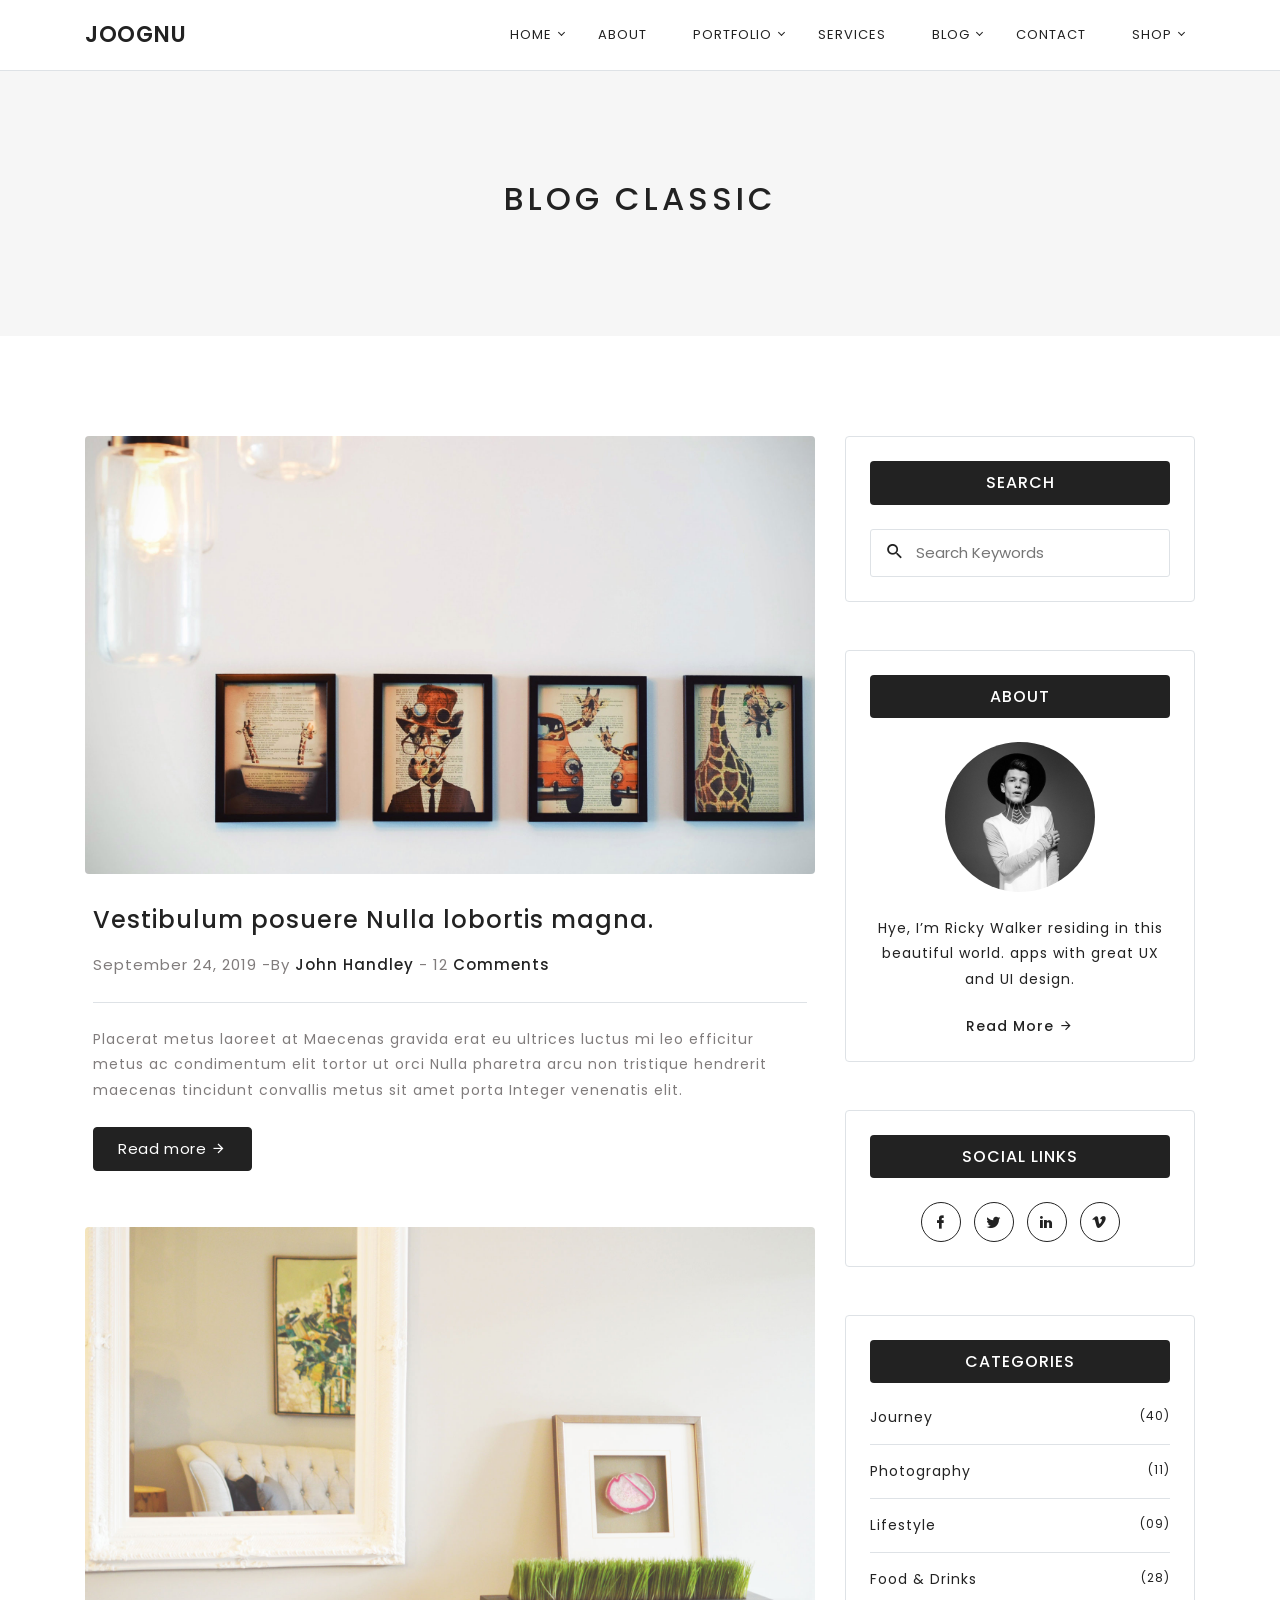
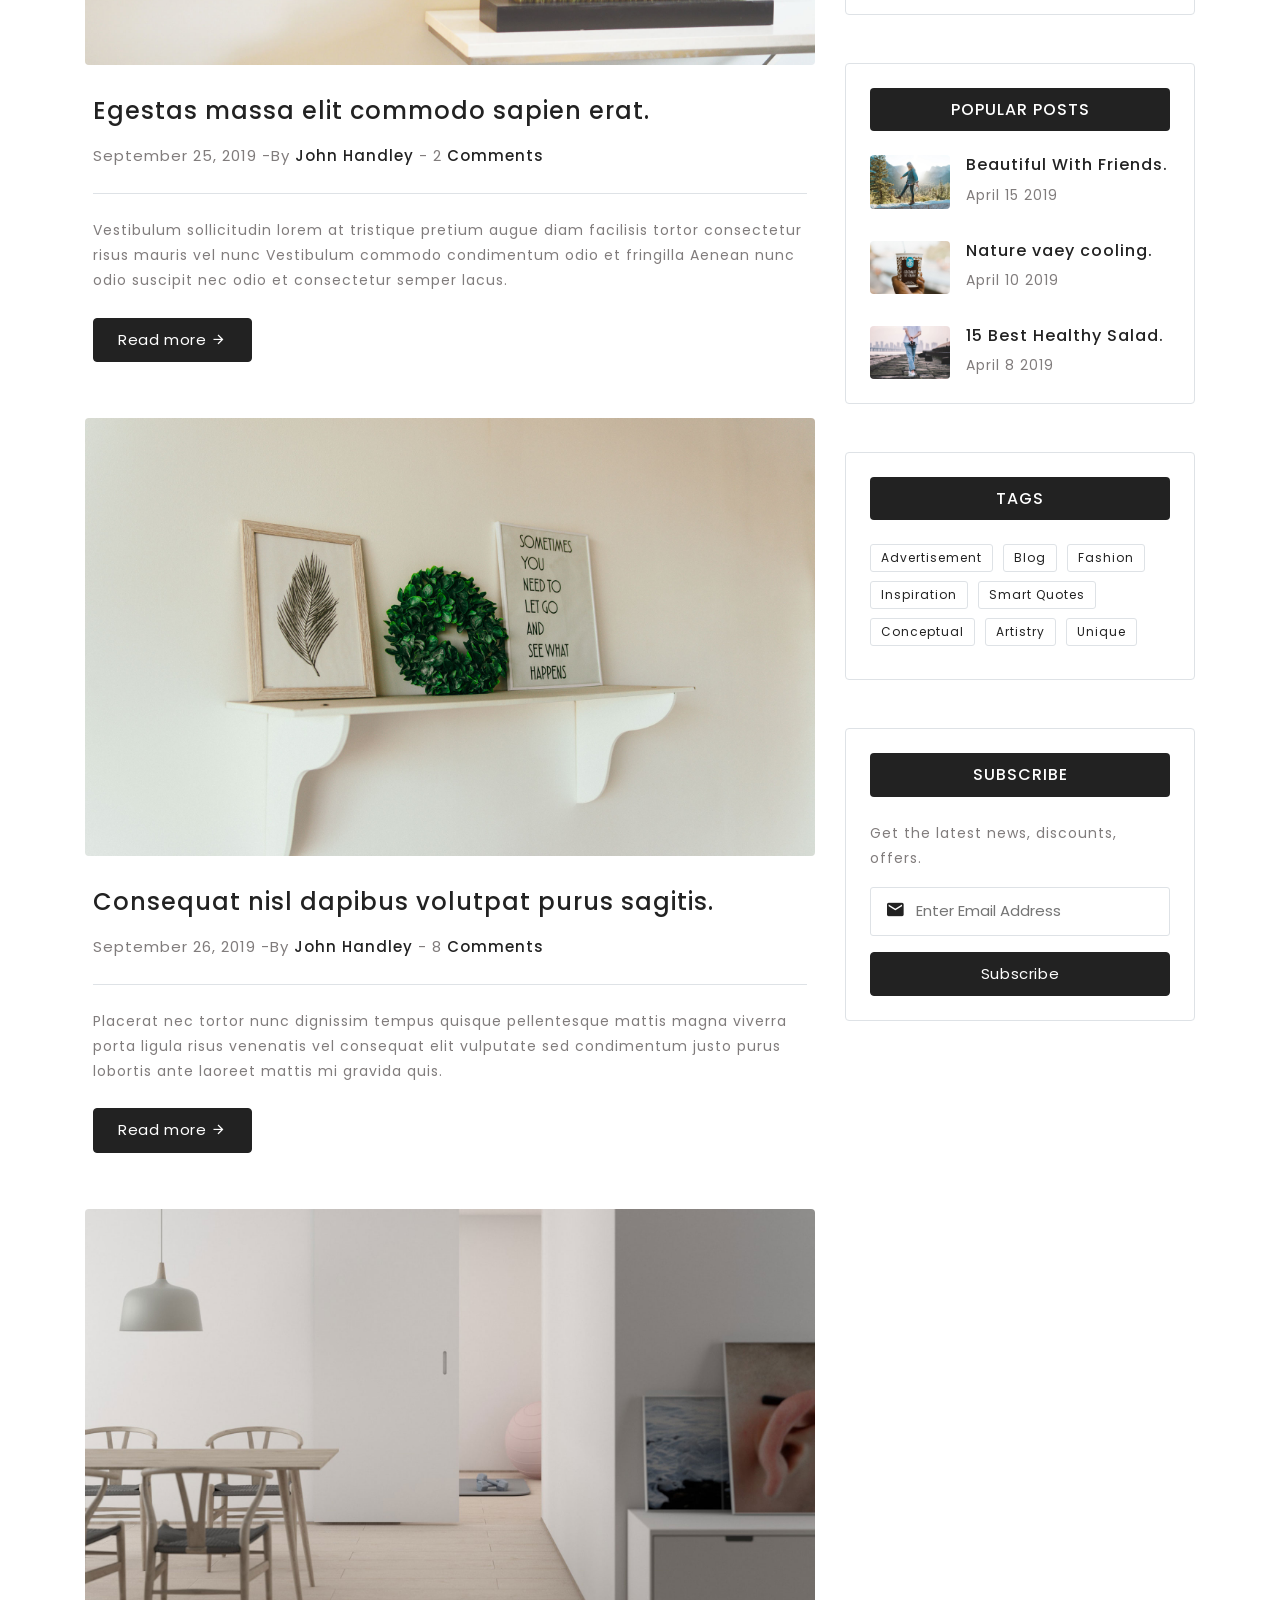
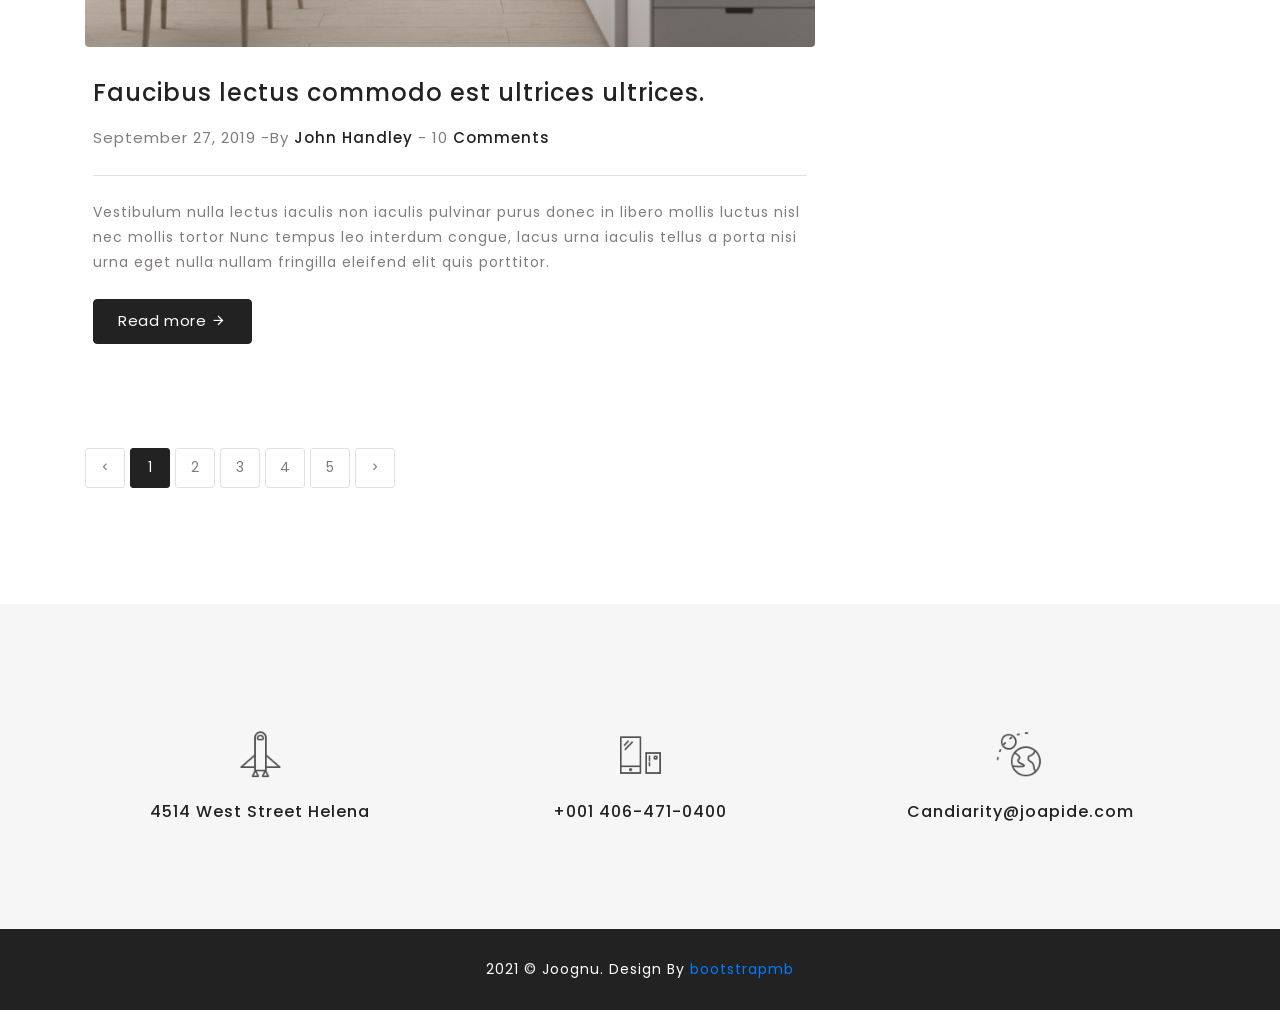
<file: blog-classic.html>
<!DOCTYPE html>
<html lang="en">

<head>
    <meta charset="utf-8" />
    <title>Joognu | Responsive Bootstrap Landing Page Template</title>
    <meta name="viewport" content="width=device-width, initial-scale=1.0">
    <meta name="description" content="Premium Bootstrap 4 Landing Page Template" />
    <meta name="keywords" content="bootstrap 4, premium, marketing, multipurpose" />
    <meta content="Themesdesign" name="author" />
    <!-- favicon -->
    <link rel="shortcut icon" href="images/favicon.ico">

    <!-- css -->
    <link href="css/bootstrap.min.css" rel="stylesheet" type="text/css" />
    <link href="css/materialdesignicons.min.css" rel="stylesheet" type="text/css" />
    <link rel="stylesheet" type="text/css" href="css/pe-icon-7-stroke.css">

    <!-- magnific pop-up -->
    <link rel="stylesheet" type="text/css" href="css/magnific-popup.css" />

    <link href="css/style.css" rel="stylesheet" type="text/css" />

</head>

<body>

    <!-- START HEADER -->
    <header id="topnav" class="defaultscroll fixed-top navbar-sticky bg-white border-bottom">
        <div class="container">
            <!-- Logo container-->
            <div>
                <a href="" class="logo text-uppercase">
                            joognu
                                          </a>
            </div>
            <!-- End Logo container-->
            <div class="menu-extras">
                <div class="menu-item">
                    <!-- Mobile menu toggle-->
                    <a class="navbar-toggle">
                        <div class="lines">
                            <span></span>
                            <span></span>
                            <span></span>
                        </div>
                    </a>
                    <!-- End mobile menu toggle-->
                </div>
            </div>

            <div id="navigation">
                <!-- Navigation Menu-->
                <ul class="navigation-menu">

                    <li class="has-submenu">
                        <a href="#home">Home</a>
                        <span class="menu-arrow"></span>
                        <ul class="submenu">
                            <li>
                                <a href="home-light.html">Home Light</a>
                            </li>
                            <li>
                                <a href="home-image.html">Home Image</a>
                            </li>
                            <li>
                                <a href="home-dark.html">Home Dark</a>
                            </li>
                        </ul>
                    </li>

                    <li class="has-submenu">
                        <a href="about.html">About</a>
                    </li>

                    <li class="has-submenu">
                        <a href="#portfolio">Portfolio</a>
                        <span class="menu-arrow"></span>
                        <ul class="submenu">
                            <li>
                                <a href="portfolio-masonry.html">Masonry</a>
                            </li>
                            <li>
                                <a href="portfolio-grid.html">Grid</a>
                            </li>
                        </ul>
                    </li>

                    <li class="has-submenu">
                        <a href="services.html">Services</a>
                    </li>

                    <li class="has-submenu">
                        <a href="#blog">Blog</a>
                        <span class="menu-arrow"></span>
                        <ul class="submenu">

                            <li>
                                <a href="blog-classic.html">Classic</a>
                            </li>
                            <li>
                                <a href="blog-single.html">Single</a>
                            </li>
                            <li>
                                <a href="blog-grid.html">Grid</a>
                            </li>

                        </ul>
                    </li>

                    <li class="has-submenu">
                        <a href="contact.html">Contact</a>
                    </li>

                    <li class="has-submenu">
                        <a href="#shop">Shop</a>
                        <span class="menu-arrow"></span>
                        <ul class="submenu">
                            <li>
                                <a href="shop-layout.html">Shop Layout</a>
                            </li>
                            <li>
                                <a href="shop-details.html">Shop Details</a>
                            </li>
                            <li>
                                <a href="my-account.html">My Account</a>
                            </li>

                        </ul>
                    </li>

                </ul>
                <!-- End navigation menu-->
            </div>
        </div>
    </header>
    <!-- END HEADER -->

    <!-- START HEADING -->
    <section class="bg-title bg-light" id="home">
        <div class="container">
            <div class="row justify-content-center">
                <div class="col-lg-8">
                    <div class="text-center">
                        <h2 class="text-uppercase ls-4">Blog Classic</h2>
                    </div>

                </div>
            </div>
        </div>
    </section>
    <!-- END HEADING -->

    <!-- START BLOG-CLASSIC -->
    <section class="section">
        <div class="container">
            <div class="row">
                <div class="col-lg-8">
                    <div class="blog-post">
                        <div class="blog-box">
                            <div class="blog-img">
                                <img src="images/blog-post/img-1.jpg" class="img-fluid rounded" alt="">
                            </div>
                            <div class="blog-info mt-4 p-2">
                                <h4><a href="" class="text-dark">Vestibulum posuere Nulla lobortis magna.</a></h4>

                                <p class="text-muted mt-3 f-15 mb-0">September 24, 2019 -By <a href="" class="text-dark font-weight-500">John Handley</a> - 12 <a href="" class="text-dark font-weight-500">Comments</a> </p>
                                <hr class="mt-4">
                                <p class="text-muted mt-4">Placerat metus laoreet at Maecenas gravida erat eu ultrices luctus mi leo efficitur metus ac condimentum elit tortor ut orci Nulla pharetra arcu non tristique hendrerit maecenas tincidunt convallis metus sit amet porta Integer venenatis elit.</p>

                                <div class="mt-4">
                                    <a href="" class="btn btn-dark-custom">Read more <i class="mdi mdi-arrow-right"></i></a>
                                </div>
                            </div>
                        </div>

                        <div class="blog-box mt-5">
                            <div class="blog-img">
                                <img src="images/blog-post/img-2.jpg" class="img-fluid rounded" alt="">
                            </div>
                            <div class="blog-info mt-4 p-2">
                                <h4><a href="" class="text-dark">Egestas massa elit commodo sapien erat.</a></h4>

                                <p class="text-muted mt-3 f-15 mb-0">September 25, 2019 -By <a href="" class="text-dark font-weight-500">John Handley</a> - 2 <a href="" class="text-dark font-weight-500">Comments</a> </p>
                                <hr class="mt-4">
                                <p class="text-muted mt-4">Vestibulum sollicitudin lorem at tristique pretium augue diam facilisis tortor consectetur risus mauris vel nunc Vestibulum commodo condimentum odio et fringilla Aenean nunc odio suscipit nec odio et consectetur semper lacus.</p>

                                <div class="mt-4">
                                    <a href="" class="btn btn-dark-custom">Read more <i class="mdi mdi-arrow-right"></i></a>
                                </div>
                            </div>
                        </div>

                        <div class="blog-box mt-5">
                            <div class="blog-img">
                                <img src="images/blog-post/img-3.jpg" class="img-fluid rounded" alt="">
                            </div>
                            <div class="blog-info mt-4 p-2">
                                <h4><a href="" class="text-dark">Consequat nisl dapibus volutpat purus sagitis.</a></h4>

                                <p class="text-muted mt-3 f-15 mb-0">September 26, 2019 -By <a href="" class="text-dark font-weight-500">John Handley</a> - 8 <a href="" class="text-dark font-weight-500">Comments</a> </p>
                                <hr class="mt-4">
                                <p class="text-muted mt-4">Placerat nec tortor nunc dignissim tempus quisque pellentesque mattis magna viverra porta ligula risus venenatis vel consequat elit vulputate sed condimentum justo purus lobortis ante laoreet mattis mi gravida quis.</p>

                                <div class="mt-4">
                                    <a href="" class="btn btn-dark-custom">Read more <i class="mdi mdi-arrow-right"></i></a>
                                </div>
                            </div>
                        </div>

                        <div class="blog-box mt-5">
                            <div class="blog-img">
                                <img src="images/blog-post/img-4.jpg" class="img-fluid rounded" alt="">
                            </div>
                            <div class="blog-info mt-4 p-2">
                                <h4><a href="" class="text-dark">Faucibus lectus commodo est ultrices ultrices.</a></h4>

                                <p class="text-muted mt-3 f-15 mb-0">September 27, 2019 -By <a href="" class="text-dark font-weight-500">John Handley</a> - 10 <a href="" class="text-dark font-weight-500">Comments</a> </p>
                                <hr class="mt-4">
                                <p class="text-muted mt-4">Vestibulum nulla lectus iaculis non iaculis pulvinar purus donec in libero mollis luctus nisl nec mollis tortor Nunc tempus leo interdum congue, lacus urna iaculis tellus a porta nisi urna eget nulla nullam fringilla eleifend elit quis porttitor. </p>

                                <div class="mt-4">
                                    <a href="" class="btn btn-dark-custom">Read more <i class="mdi mdi-arrow-right"></i></a>
                                </div>
                            </div>
                        </div>

                    </div>
                </div>

                <div class="col-lg-4">
                    <div class="left-bar">
                        <div class="border rounded">
                            <div class="p-4">
                                <div class="bg-dark p-2 rounded">
                                    <h6 class="text-white text-center mt-1 mb-1 mb-0 text-uppercase">Search</h6>
                                </div>
                                <div class="search-form mt-4">
                                    <form action="#">
                                        <div class="form-group mb-0">
                                            <input placeholder="Search Keywords" type="text">
                                            <i class="mdi mdi-magnify f-20"></i>
                                        </div>
                                    </form>
                                </div>
                            </div>
                        </div>

                        <div class="border rounded mt-5">
                            <div class="p-4">
                                <div class="bg-dark p-2 rounded">
                                    <h6 class="text-white text-center mt-1 mb-1 mb-0 text-uppercase">About</h6>
                                </div>

                                <div class="text-center mt-4">
                                    <img src="images/about-img.png" class="img-fluid w-50 rounded-circle" alt="">
                                    <p class="mt-4">Hye, I’m Ricky Walker residing in this beautiful world. apps with great UX and UI design. </p>

                                    <div class="mt-4">
                                        <a href="#" class="text-dark font-weight-500">Read More <i class="mdi mdi-arrow-right"></i></a>
                                    </div>
                                </div>

                            </div>
                        </div>

                        <div class="border rounded mt-5">
                            <div class="p-4">
                                <div class="bg-dark p-2 rounded">
                                    <h6 class="text-white text-center mt-1 mb-1 mb-0 text-uppercase">Social Links</h6>
                                </div>

                                <ul class="list-inline links-social mb-0 mt-4 text-center">
                                    <li class="list-inline-item">
                                        <a href="#" class="rounded-circle">
                                            <i class="mdi mdi-facebook"></i>
                                        </a>
                                    </li>

                                    <li class="list-inline-item">
                                        <a href="#" class="rounded-circle">
                                            <i class="mdi mdi-twitter"></i>
                                        </a>
                                    </li>

                                    <li class="list-inline-item">
                                        <a href="#" class="rounded-circle">
                                            <i class="mdi mdi-linkedin"></i>
                                        </a>
                                    </li>

                                    <li class="list-inline-item">
                                        <a href="#" class="rounded-circle">
                                            <i class="mdi mdi-vimeo"></i>
                                        </a>
                                    </li>
                                </ul>
                            </div>
                        </div>

                        <div class="border rounded mt-5">
                            <div class="p-4">
                                <div class="bg-dark p-2 rounded">
                                    <h6 class="text-white text-center mt-1 mb-1 mb-0 text-uppercase">Categories</h6>
                                </div>

                                <ul class="list-unstyled mb-0 mt-4">
                                    <li class="border-bottom pb-3"><a href="" class="text-dark">Journey</a><span class="f-12 float-right">(40)</span></li>
                                    <li class="border-bottom pb-3 pt-3"><a href="" class="text-dark">Photography</a><span class="f-12 float-right">(11)</span></li>
                                    <li class="border-bottom pb-3 pt-3"><a href="" class="text-dark">Lifestyle</a><span class="f-12 float-right">(09)</span></li>
                                    <li class="pt-3"><a href="" class="text-dark">Food &amp; Drinks</a><span class="f-12 float-right">(28)</span></li>
                                </ul>

                            </div>
                        </div>

                        <div class="border rounded mt-5">
                            <div class="p-4">
                                <div class="bg-dark p-2 rounded">
                                    <h6 class="text-white text-center mt-1 mb-1 mb-0 text-uppercase">Popular Posts</h6>
                                </div>

                                <ul class="list-unstyled mb-0 mt-4">
                                    <li class="clearfix mb-3 pb-3">
                                        <div class="popular-post float-left">
                                            <a href="#"><img src="images/blog/img-1.jpg" alt="" class="img-fluid rounded"></a>
                                        </div>
                                        <h6 class="ml-5 pl-5"><a href="#" class="text-dark">Beautiful With Friends.</a></h6>
                                        <p class="ml-5 pl-5 mb-0 text-muted">April 15 2019</p>
                                    </li>
                                    <li class="clearfix mb-3 pb-3">
                                        <div class="popular-post float-left">
                                            <a href="#"><img src="images/blog/img-2.jpg" alt="" class="img-fluid rounded"></a>
                                        </div>

                                        <h6 class="ml-5 pl-5"><a href="#" class="text-dark">Nature vaey cooling.</a></h6>

                                        <p class="ml-5 pl-5 mb-0 text-muted">April 10 2019</p>
                                    </li>
                                    <li class="clearfix">
                                        <div class="popular-post float-left">
                                            <a href="#"><img src="images/blog/img-3.jpg" alt="" class="img-fluid rounded"></a>
                                        </div>
                                        <h6 class="ml-5 pl-5"><a href="#" class="text-dark">15 Best Healthy Salad.</a></h6>

                                        <p class="ml-5 pl-5 mb-0 text-muted">April 8 2019</p>
                                    </li>
                                </ul>

                            </div>
                        </div>

                        <div class="border rounded mt-5">
                            <div class="p-4">
                                <div class="bg-dark p-2 rounded">
                                    <h6 class="text-white text-center mt-1 mb-1 mb-0 text-uppercase">Tags</h6>
                                </div>

                                <div class="tags mt-4">
                                    <a href="#" class="f-12">Advertisement</a>
                                    <a href="#" class="f-12">Blog</a>
                                    <a href="#" class="f-12">Fashion</a>
                                    <a href="#" class="f-12">Inspiration</a>
                                    <a href="#" class="f-12">Smart Quotes</a>
                                    <a href="#" class="f-12">Conceptual</a>
                                    <a href="#" class="f-12">Artistry</a>
                                    <a href="#" class="f-12">Unique</a>
                                </div>

                            </div>
                        </div>

                        <div class="border rounded mt-5">
                            <div class="p-4">
                                <div class="bg-dark p-2 rounded">
                                    <h6 class="text-white text-center mt-1 mb-1 mb-0 text-uppercase">Subscribe</h6>
                                </div>

                                <p class="text-muted mt-4">Get the latest news, discounts, offers.</p>

                                <div class="search-form">
                                    <form action="#">
                                        <input placeholder="Enter Email Address" type="text">
                                        <i class="mdi mdi-email f-20"></i>
                                        <button type="submit" class="btn btn-dark-custom w-100 mt-3">Subscribe</button>
                                    </form>
                                </div>

                            </div>
                        </div>
                    </div>
                </div>

            </div>

            <div class="row mt-5">
                <div class="col-lg-12">
                    <div class="mt-5">
                        <div class="mt-5">
                            <ul class="pagination mt-3">
                                <li class="next"><a href="#"><i class="mdi mdi-chevron-left"></i></a></li>
                                <li class="active"><a href="#">1</a></li>
                                <li><a href="#">2</a></li>
                                <li><a href="#">3</a></li>
                                <li><a href="#">4</a></li>
                                <li><a href="#">5</a></li>
                                <li class="prev"><a href="#"><i class="mdi mdi-chevron-right"></i></a></li>
                            </ul>
                        </div>
                    </div>
                </div>
            </div>
        </div>
    </section>
    <!-- END BLOG-CLASSIC -->

    <!-- START CONTACt -->
    <section class="section bg-light">
        <div class="container">
            <div class="row">
                <div class="col-lg-4">
                    <div class="text-center mt-4">
                        <div class="services-img">
                            <img src="images/icons/spaceship.png" alt="">
                        </div>
                        <h6 class="mt-4">4514 West Street Helena</h6>
                    </div>
                </div>

                <div class="col-lg-4">
                    <div class="text-center mt-4">
                        <div class="services-img">
                            <img src="images/icons/mobilepay.png" alt="">
                        </div>
                        <h6 class="mt-4">+001 406-471-0400</h6>
                    </div>
                </div>

                <div class="col-lg-4">
                    <div class="text-center mt-4">
                        <div class="services-img">
                            <img src="images/icons/earth.png" alt="">
                        </div>
                        <h6 class="mt-4">Candiarity@joapide.com</h6>
                    </div>
                </div>

            </div>

        </div>
    </section>
    <!-- END CONTACT -->

    <!-- FOOTER-ALT -->
    <footer class="pt-1 pb-1 bg-dark">
        <div class="container">
            <div class="row">
                <div class="col-lg-12">
                    <div class="pt-4 pb-4 text-center">
                        <p class="text-white mb-0">2021 © Joognu. Design By <a href="http://www.bootstrapmb.com/">bootstrapmb</a></p>
                    </div>
                </div>

            </div>
        </div>
    </footer>
    <!-- FOOTER-ALT -->

    <!-- javascript -->
    <script src="js/jquery-3.6.0.min.js"></script>
    <script src="js/bootstrap.bundle.min.js"></script>
    <script src="js/jquery.easing.min.js"></script>
    <script src="js/scrollspy.min.js"></script>
    <!-- Portfolio -->
    <script src="js/jquery.magnific-popup.min.js"></script>
    <script src="js/isotope.js"></script>
    <script src="js/app.js"></script>
</body>

</html>
</file>
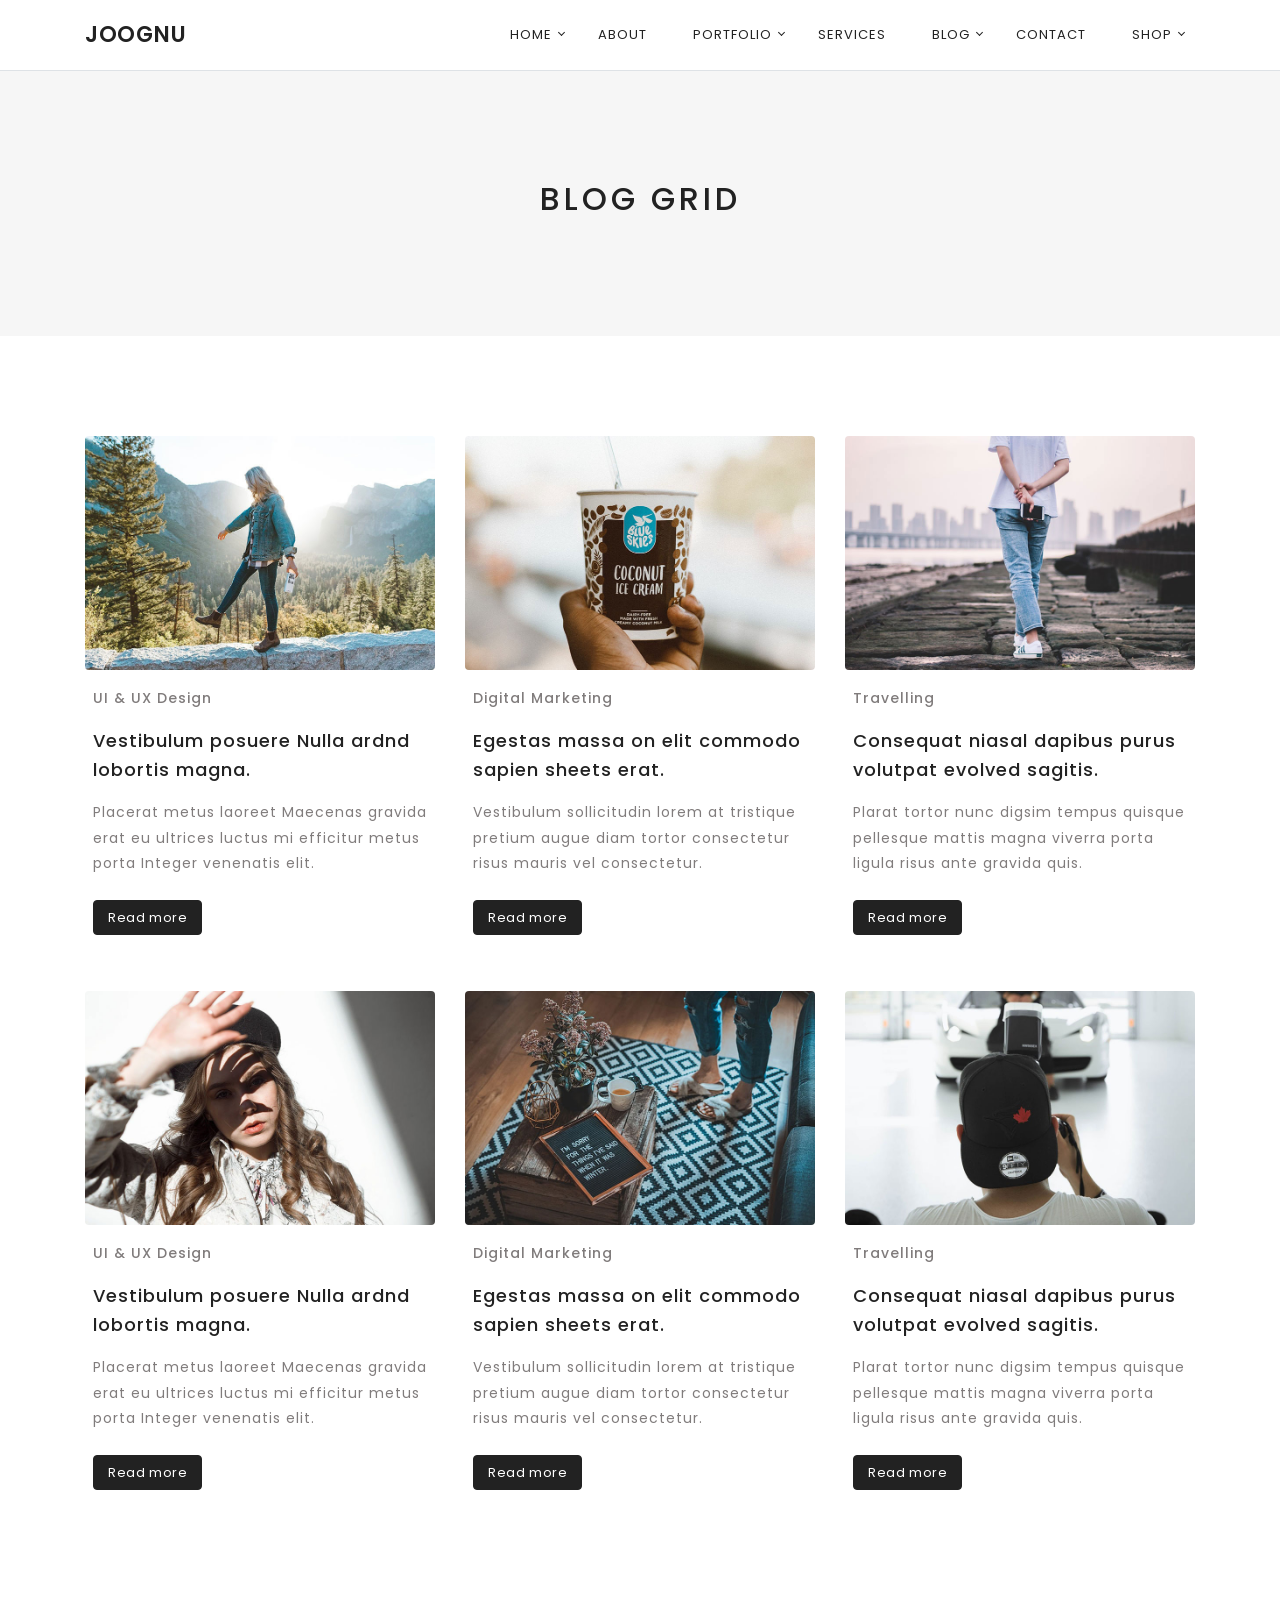
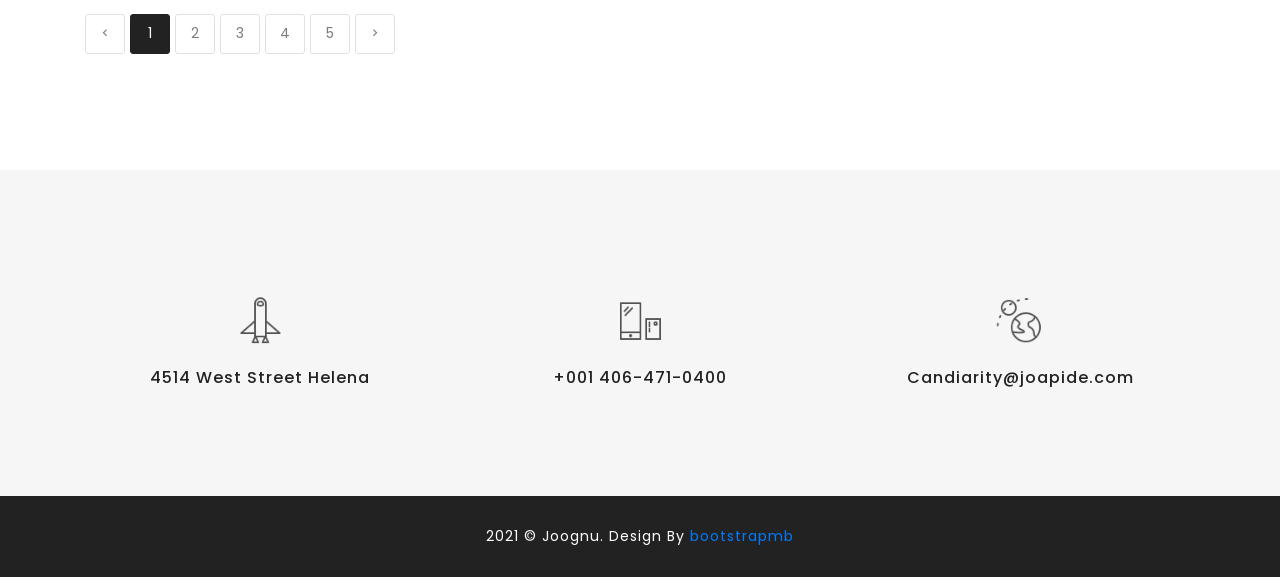
<file: blog-grid.html>
﻿<!DOCTYPE html>
<html lang="en">

<head>
    <meta charset="utf-8" />
    <title>Joognu | Responsive Bootstrap Landing Page Template</title>
    <meta name="viewport" content="width=device-width, initial-scale=1.0">
    <meta name="description" content="Premium Bootstrap 4 Landing Page Template" />
    <meta name="keywords" content="bootstrap 4, premium, marketing, multipurpose" />
    <meta content="Themesdesign" name="author" />
    <!-- favicon -->
    <link rel="shortcut icon" href="images/favicon.ico">

    <!-- css -->
    <link href="css/bootstrap.min.css" rel="stylesheet" type="text/css" />
    <link href="css/materialdesignicons.min.css" rel="stylesheet" type="text/css" />
    <link rel="stylesheet" type="text/css" href="css/pe-icon-7-stroke.css">

    <!-- magnific pop-up -->
    <link rel="stylesheet" type="text/css" href="css/magnific-popup.css" />

    <link href="css/style.css" rel="stylesheet" type="text/css" />

</head>

<body>

    <!-- START HEADER -->
    <header id="topnav" class="defaultscroll fixed-top navbar-sticky bg-white border-bottom">
        <div class="container">
            <!-- Logo container-->
            <div>
                <a href="" class="logo text-uppercase">
                            joognu
                                          </a>
            </div>
            <!-- End Logo container-->
            <div class="menu-extras">
                <div class="menu-item">
                    <!-- Mobile menu toggle-->
                    <a class="navbar-toggle">
                        <div class="lines">
                            <span></span>
                            <span></span>
                            <span></span>
                        </div>
                    </a>
                    <!-- End mobile menu toggle-->
                </div>
            </div>

            <div id="navigation">
                <!-- Navigation Menu-->
                <ul class="navigation-menu">

                    <li class="has-submenu">
                        <a href="#home">Home</a>
                        <span class="menu-arrow"></span>
                        <ul class="submenu">
                            <li>
                                <a href="home-light.html">Home Light</a>
                            </li>
                            <li>
                                <a href="home-image.html">Home Image</a>
                            </li>
                            <li>
                                <a href="home-dark.html">Home Dark</a>
                            </li>
                        </ul>
                    </li>

                    <li class="has-submenu">
                        <a href="about.html">About</a>
                    </li>

                    <li class="has-submenu">
                        <a href="#portfolio">Portfolio</a>
                        <span class="menu-arrow"></span>
                        <ul class="submenu">
                            <li>
                                <a href="portfolio-masonry.html">Masonry</a>
                            </li>
                            <li>
                                <a href="portfolio-grid.html">Grid</a>
                            </li>
                        </ul>
                    </li>

                    <li class="has-submenu">
                        <a href="services.html">Services</a>
                    </li>

                    <li class="has-submenu">
                        <a href="#blog">Blog</a>
                        <span class="menu-arrow"></span>
                        <ul class="submenu">

                            <li>
                                <a href="blog-classic.html">Classic</a>
                            </li>
                            <li>
                                <a href="blog-single.html">Single</a>
                            </li>
                            <li>
                                <a href="blog-grid.html">Grid</a>
                            </li>

                        </ul>
                    </li>

                    <li class="has-submenu">
                        <a href="contact.html">Contact</a>
                    </li>

                    <li class="has-submenu">
                        <a href="#shop">Shop</a>
                        <span class="menu-arrow"></span>
                        <ul class="submenu">
                            <li>
                                <a href="shop-layout.html">Shop Layout</a>
                            </li>
                            <li>
                                <a href="shop-details.html">Shop Details</a>
                            </li>
                            <li>
                                <a href="my-account.html">My Account</a>
                            </li>

                        </ul>
                    </li>

                </ul>
                <!-- End navigation menu-->
            </div>
        </div>
    </header>
    <!-- END HEADER -->

    <!-- START HEADING -->
    <section class="bg-title bg-light" id="home">
        <div class="container">
            <div class="row justify-content-center">
                <div class="col-lg-8">
                    <div class="text-center">
                        <h2 class="text-uppercase ls-4">Blog Grid</h2>
                    </div>

                </div>
            </div>
        </div>
    </section>
    <!-- END HEADING -->

    <!-- START BLOG-CLASSIC -->
    <section class="section">
        <div class="container">
            <div class="row">
                <div class="col-lg-4">
                    <div class="blog-box">
                        <div class="blog-img">
                            <img src="images/blog/img-1.jpg" class="img-fluid rounded" alt="">
                        </div>
                        <div class="blog-info mt-2 p-2">
                            <p class="text-muted font-weight-500 mb-0">UI & UX Design</p>
                            <h5 class="line-height_1_6 f-18 mt-3"><a href="" class="text-dark">Vestibulum posuere Nulla ardnd lobortis magna.</a></h5>
                            <p class="text-muted mt-3">Placerat metus laoreet Maecenas gravida erat eu ultrices luctus mi efficitur metus porta Integer venenatis elit.</p>

                            <div class="mt-4">
                                <a href="" class="btn btn-md btn-dark-custom">Read more</a>
                            </div>
                        </div>
                    </div>
                </div>

                <div class="col-lg-4">
                    <div class="blog-box">
                        <div class="blog-img">
                            <img src="images/blog/img-2.jpg" class="img-fluid rounded" alt="">
                        </div>
                        <div class="blog-info mt-2 p-2">
                            <p class="text-muted font-weight-500 mb-0">Digital Marketing</p>
                            <h5 class="line-height_1_6 f-18 mt-3"><a href="" class="text-dark">Egestas massa on elit commodo sapien sheets erat.</a></h5>
                            <p class="text-muted mt-3">Vestibulum sollicitudin lorem at tristique pretium augue diam tortor consectetur risus mauris vel consectetur.
                            </p>
                            <div class="mt-4">
                                <a href="" class="btn btn-md btn-dark-custom">Read more</a>
                            </div>
                        </div>
                    </div>
                </div>

                <div class="col-lg-4">
                    <div class="blog-box">
                        <div class="blog-img">
                            <img src="images/blog/img-3.jpg" class="img-fluid rounded" alt="">
                        </div>
                        <div class="blog-info mt-2 p-2">
                            <p class="text-muted font-weight-500 mb-0">Travelling</p>
                            <h5 class="line-height_1_6 f-18 mt-3"><a href="" class="text-dark">Consequat niasal dapibus purus volutpat evolved sagitis.</a></h5>
                            <p class="text-muted mt-3">Plarat tortor nunc digsim tempus quisque pellesque mattis magna viverra porta ligula risus ante gravida quis.</p>

                            <div class="mt-4">
                                <a href="" class="btn btn-md btn-dark-custom">Read more</a>
                            </div>
                        </div>
                    </div>
                </div>
            </div>

            <div class="row mt-5">
                    <div class="col-lg-4">
                        <div class="blog-box">
                            <div class="blog-img">
                                <img src="images/blog/img-4.jpg" class="img-fluid rounded" alt="">
                            </div>
                            <div class="blog-info mt-2 p-2">
                                <p class="text-muted font-weight-500 mb-0">UI & UX Design</p>
                                <h5 class="line-height_1_6 f-18 mt-3"><a href="" class="text-dark">Vestibulum posuere Nulla ardnd lobortis magna.</a></h5>
                                <p class="text-muted mt-3">Placerat metus laoreet Maecenas gravida erat eu ultrices luctus mi efficitur metus porta Integer venenatis elit.</p>
    
                                <div class="mt-4">
                                    <a href="" class="btn btn-md btn-dark-custom">Read more</a>
                                </div>
                            </div>
                        </div>
                    </div>
    
                    <div class="col-lg-4">
                        <div class="blog-box">
                            <div class="blog-img">
                                <img src="images/blog/img-5.jpg" class="img-fluid rounded" alt="">
                            </div>
                            <div class="blog-info mt-2 p-2">
                                <p class="text-muted font-weight-500 mb-0">Digital Marketing</p>
                                <h5 class="line-height_1_6 f-18 mt-3"><a href="" class="text-dark">Egestas massa on elit commodo sapien sheets erat.</a></h5>
                                <p class="text-muted mt-3">Vestibulum sollicitudin lorem at tristique pretium augue diam tortor consectetur risus mauris vel consectetur.
                                </p>
                                <div class="mt-4">
                                    <a href="" class="btn btn-md btn-dark-custom">Read more</a>
                                </div>
                            </div>
                        </div>
                    </div>
    
                    <div class="col-lg-4">
                        <div class="blog-box">
                            <div class="blog-img">
                                <img src="images/blog/img-6.jpg" class="img-fluid rounded" alt="">
                            </div>
                            <div class="blog-info mt-2 p-2">
                                <p class="text-muted font-weight-500 mb-0">Travelling</p>
                                <h5 class="line-height_1_6 f-18 mt-3"><a href="" class="text-dark">Consequat niasal dapibus purus volutpat evolved sagitis.</a></h5>
                                <p class="text-muted mt-3">Plarat tortor nunc digsim tempus quisque pellesque mattis magna viverra porta ligula risus ante gravida quis.</p>
    
                                <div class="mt-4">
                                    <a href="" class="btn btn-md btn-dark-custom">Read more</a>
                                </div>
                            </div>
                        </div>
                    </div>
                </div>
        </div>
    </section>
    <!-- END BLOG-CLASSIC -->

    <!-- START PAGINATION -->
    <section class="section pt-0">
        <div class="container">
                <div class="row">
                        <div class="col-lg-12">
                                    <ul class="pagination mt-3">
                                        <li class="next"><a href="#"><i class="mdi mdi-chevron-left"></i></a></li>
                                        <li class="active"><a href="#">1</a></li>
                                        <li><a href="#">2</a></li>
                                        <li><a href="#">3</a></li>
                                        <li><a href="#">4</a></li>
                                        <li><a href="#">5</a></li>
                                        <li class="prev"><a href="#"><i class="mdi mdi-chevron-right"></i></a></li>
                                    </ul>
                                </div>
                    </div>
        </div>
    </section>
    <!-- END PAGINATION -->

    <!-- START CONTACT -->
    <section class="section bg-light">
        <div class="container">
            <div class="row">
                <div class="col-lg-4">
                    <div class="text-center mt-4">
                        <div class="services-img">
                            <img src="images/icons/spaceship.png" alt="">
                        </div>
                        <h6 class="mt-4">4514 West Street Helena</h6>
                    </div>
                </div>

                <div class="col-lg-4">
                    <div class="text-center mt-4">
                        <div class="services-img">
                            <img src="images/icons/mobilepay.png" alt="">
                        </div>
                        <h6 class="mt-4">+001 406-471-0400</h6>
                    </div>
                </div>

                <div class="col-lg-4">
                    <div class="text-center mt-4">
                        <div class="services-img">
                            <img src="images/icons/earth.png" alt="">
                        </div>
                        <h6 class="mt-4">Candiarity@joapide.com</h6>
                    </div>
                </div>

            </div>

        </div>
    </section>
    <!-- END CONTACT -->

    <!-- FOOTER-ALT -->
    <footer class="pt-1 pb-1 bg-dark">
        <div class="container">
            <div class="row">
                <div class="col-lg-12">
                    <div class="pt-4 pb-4 text-center">
                        <p class="text-white mb-0">2021 © Joognu. Design By <a href="http://www.bootstrapmb.com/">bootstrapmb</a></p>
                    </div>
                </div>

            </div>
        </div>
    </footer>
    <!-- FOOTER-ALT -->

    <!-- javascript -->
    <script src="js/jquery-3.6.0.min.js"></script>
    <script src="js/bootstrap.bundle.min.js"></script>
    <script src="js/jquery.easing.min.js"></script>
    <script src="js/scrollspy.min.js"></script>
    <!-- Portfolio -->
    <script src="js/jquery.magnific-popup.min.js"></script>
    <script src="js/isotope.js"></script>
    <script src="js/app.js"></script>
</body>

</html>
</file>
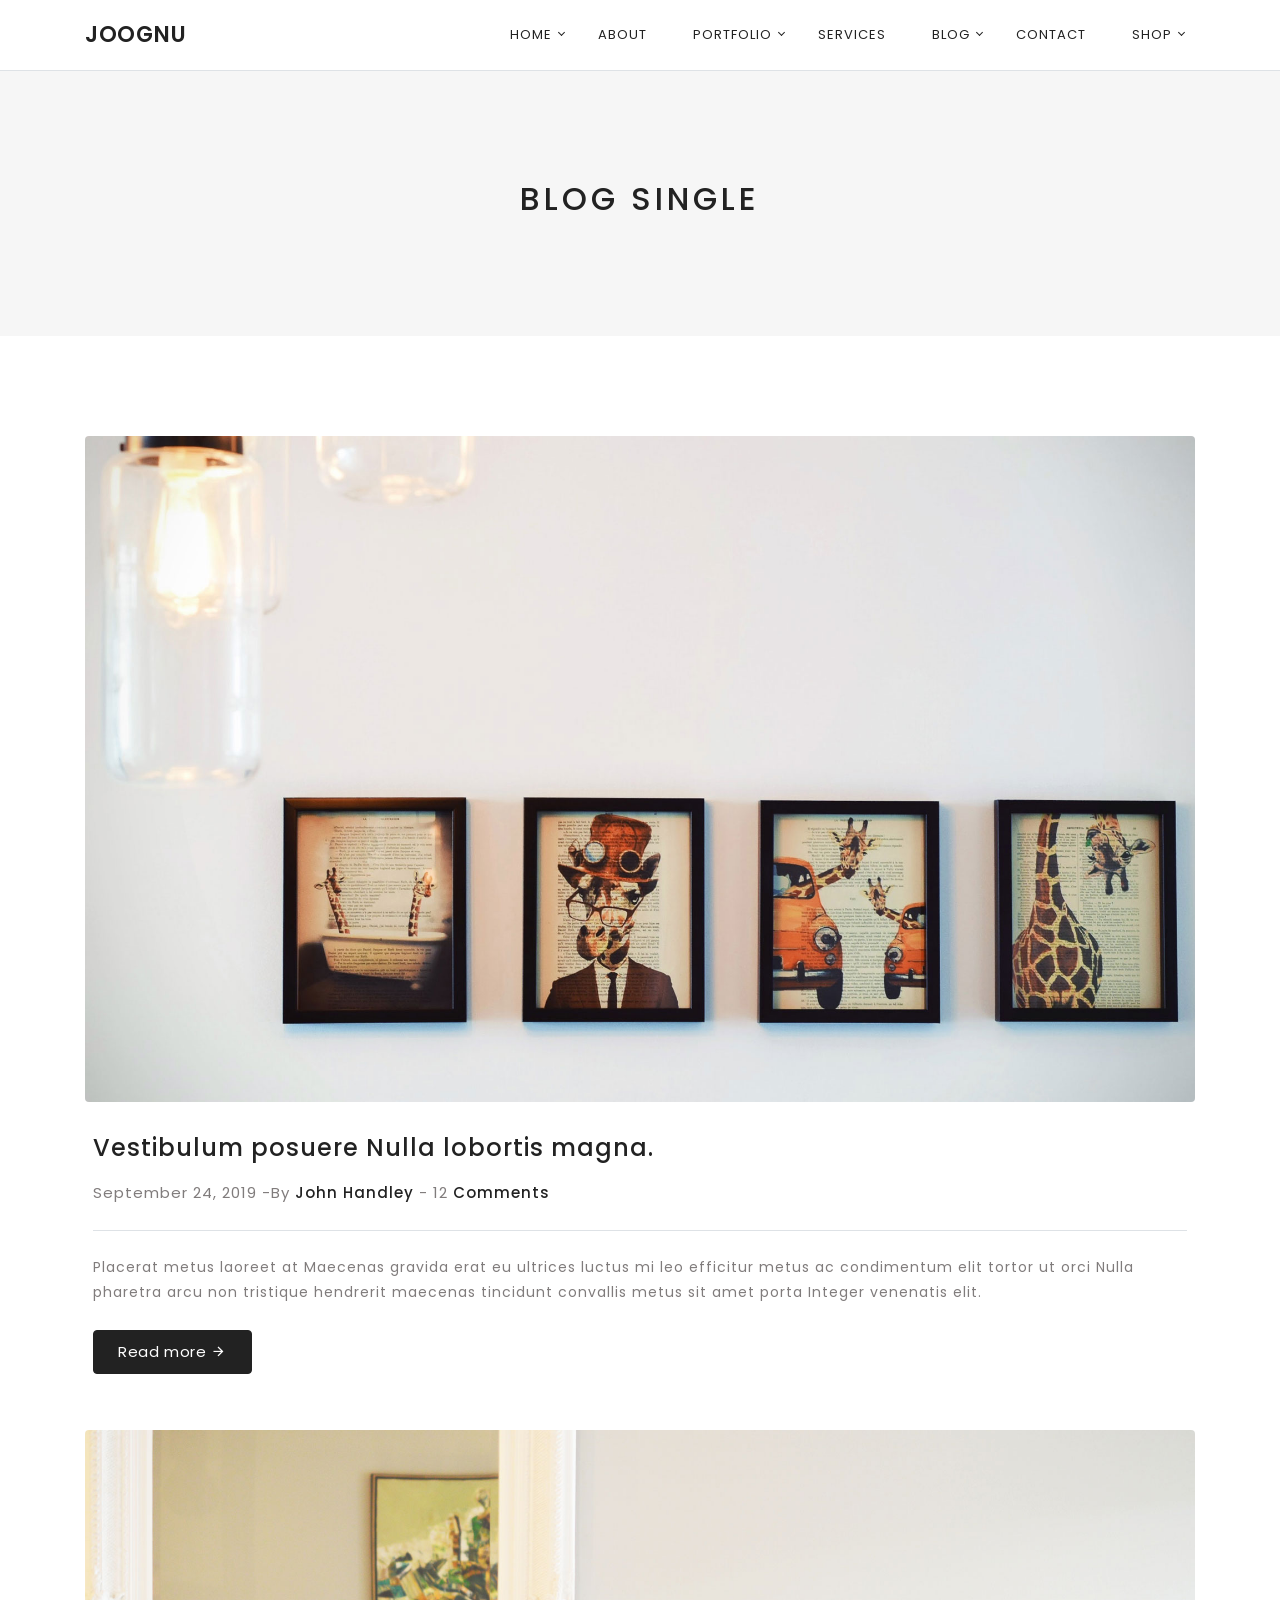
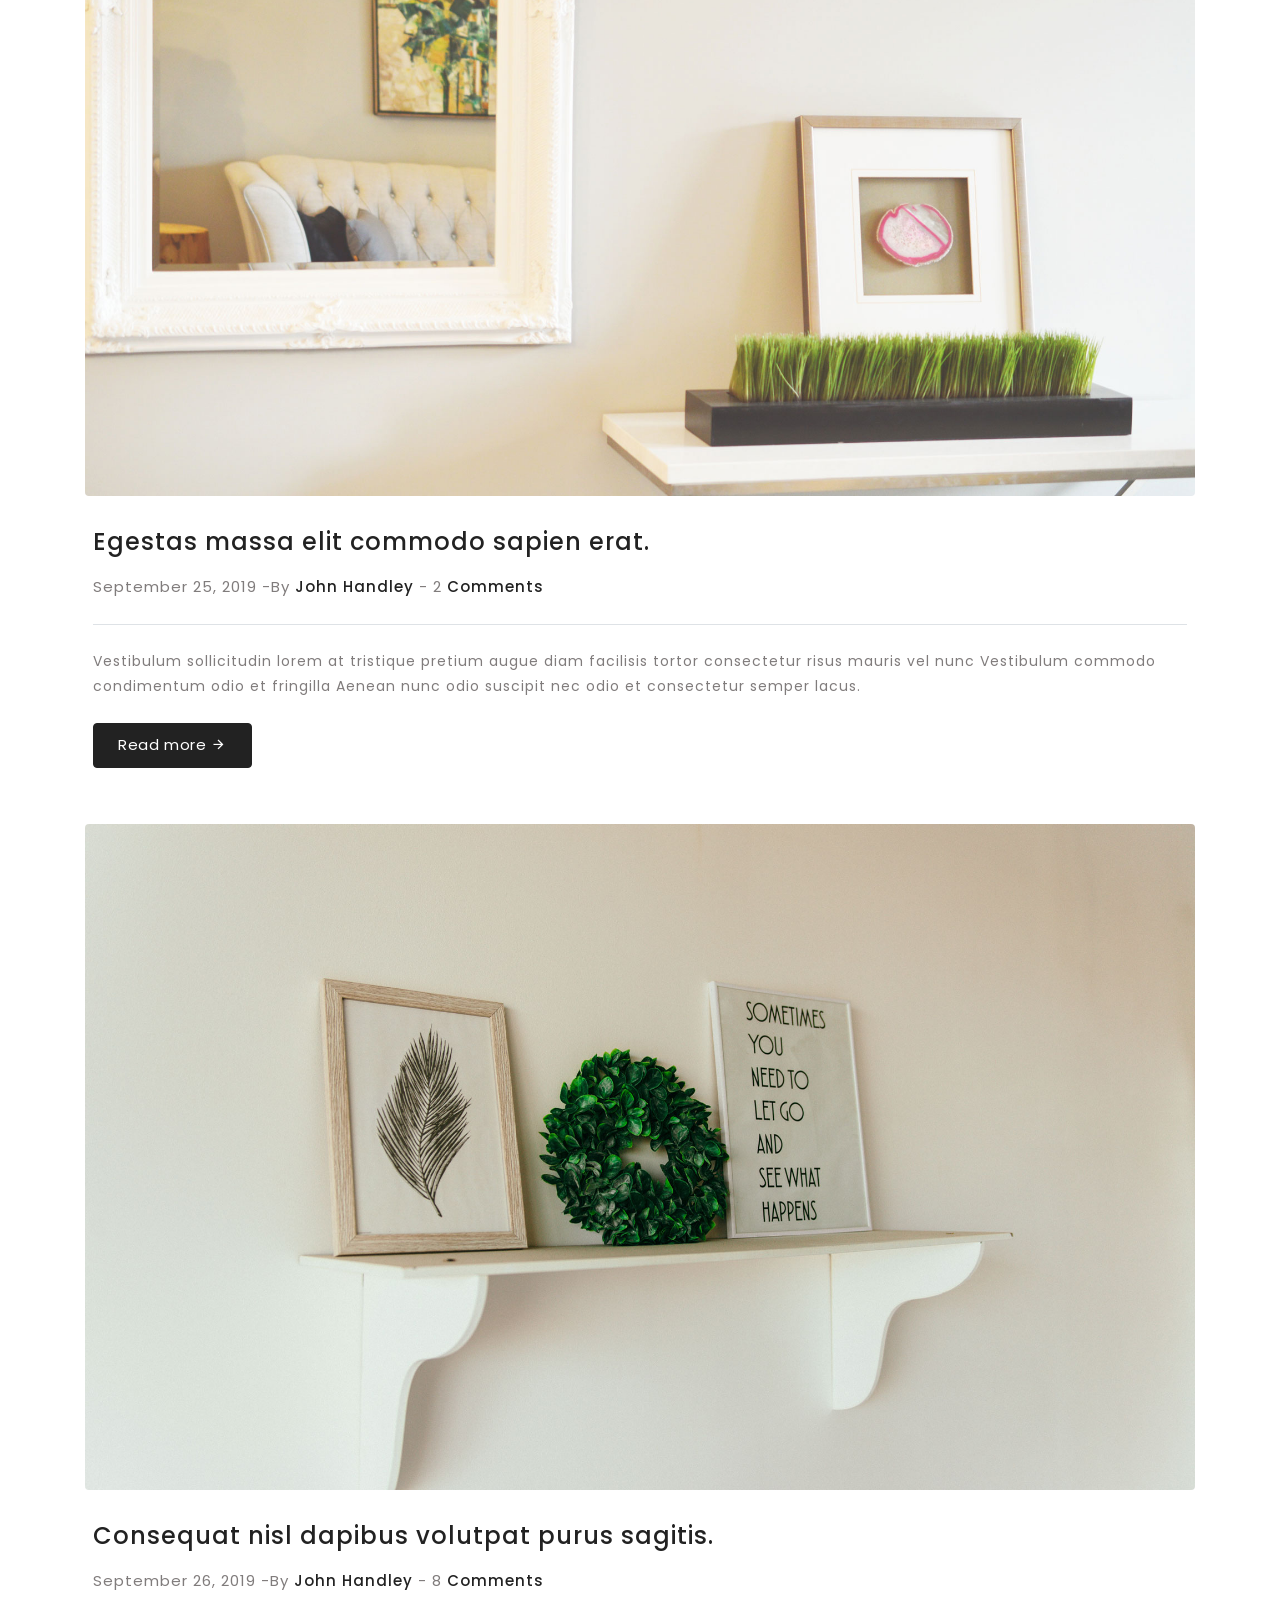
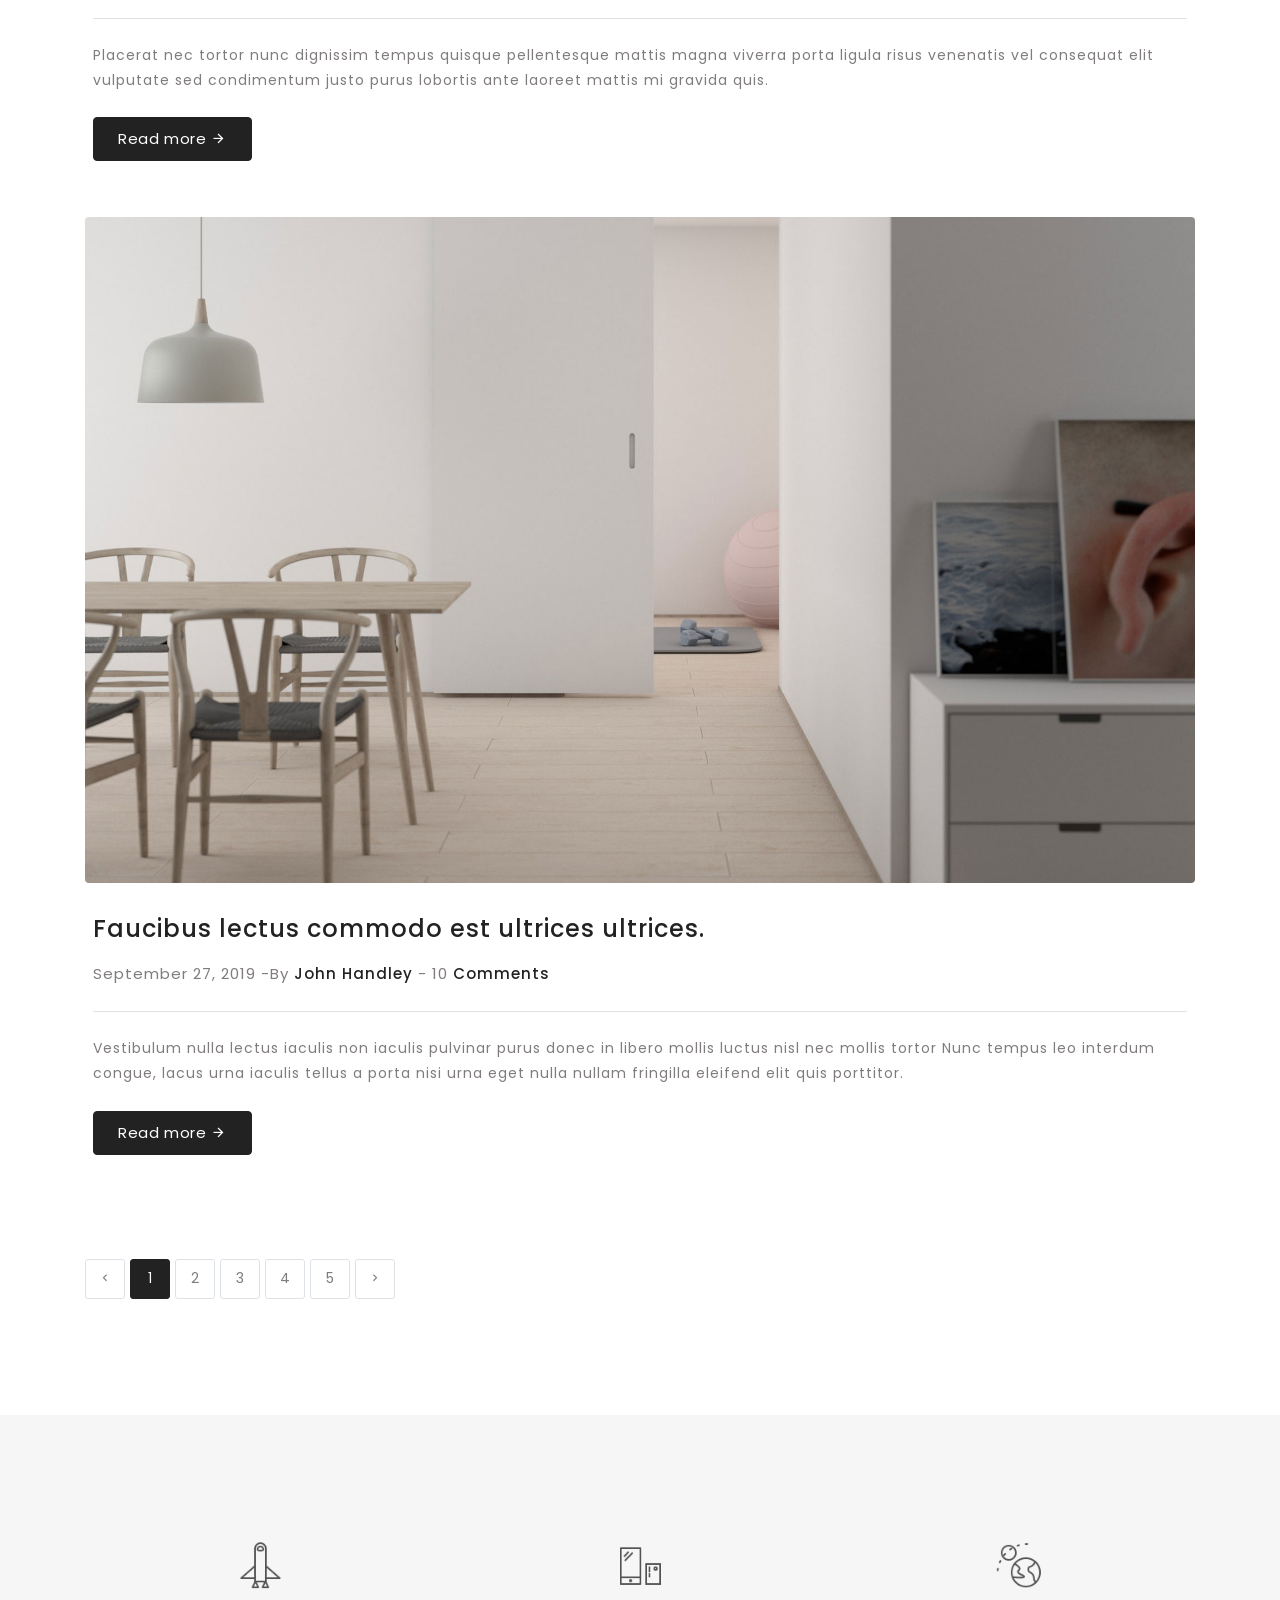
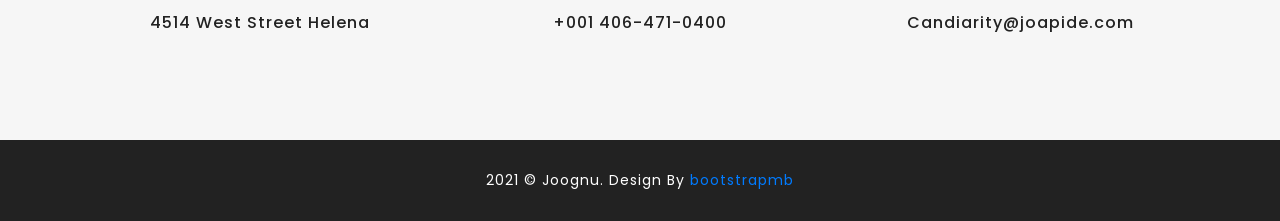
<file: blog-single.html>
﻿<!DOCTYPE html>
<html lang="en">

<head>
    <meta charset="utf-8" />
    <title>Joognu | Responsive Bootstrap Landing Page Template</title>
    <meta name="viewport" content="width=device-width, initial-scale=1.0">
    <meta name="description" content="Premium Bootstrap 4 Landing Page Template" />
    <meta name="keywords" content="bootstrap 4, premium, marketing, multipurpose" />
    <meta content="Themesdesign" name="author" />
    <!-- favicon -->
    <link rel="shortcut icon" href="images/favicon.ico">

    <!-- css -->
    <link href="css/bootstrap.min.css" rel="stylesheet" type="text/css" />
    <link href="css/materialdesignicons.min.css" rel="stylesheet" type="text/css" />
    <link rel="stylesheet" type="text/css" href="css/pe-icon-7-stroke.css">

    <!-- magnific pop-up -->
    <link rel="stylesheet" type="text/css" href="css/magnific-popup.css" />

    <link href="css/style.css" rel="stylesheet" type="text/css" />

</head>

<body>

    <!-- START HEADER -->
    <header id="topnav" class="defaultscroll fixed-top navbar-sticky bg-white border-bottom">
        <div class="container">
            <!-- Logo container-->
            <div>
                <a href="" class="logo text-uppercase">
                            joognu
                                          </a>
            </div>
            <!-- End Logo container-->
            <div class="menu-extras">
                <div class="menu-item">
                    <!-- Mobile menu toggle-->
                    <a class="navbar-toggle">
                        <div class="lines">
                            <span></span>
                            <span></span>
                            <span></span>
                        </div>
                    </a>
                    <!-- End mobile menu toggle-->
                </div>
            </div>

            <div id="navigation">
                <!-- Navigation Menu-->
                <ul class="navigation-menu">

                    <li class="has-submenu">
                        <a href="#home">Home</a>
                        <span class="menu-arrow"></span>
                        <ul class="submenu">
                            <li>
                                <a href="home-light.html">Home Light</a>
                            </li>
                            <li>
                                <a href="home-image.html">Home Image</a>
                            </li>
                            <li>
                                <a href="home-dark.html">Home Dark</a>
                            </li>
                        </ul>
                    </li>

                    <li class="has-submenu">
                        <a href="about.html">About</a>
                    </li>

                    <li class="has-submenu">
                        <a href="#portfolio">Portfolio</a>
                        <span class="menu-arrow"></span>
                        <ul class="submenu">
                            <li>
                                <a href="portfolio-masonry.html">Masonry</a>
                            </li>
                            <li>
                                <a href="portfolio-grid.html">Grid</a>
                            </li>
                        </ul>
                    </li>

                    <li class="has-submenu">
                        <a href="services.html">Services</a>
                    </li>

                    <li class="has-submenu">
                        <a href="#blog">Blog</a>
                        <span class="menu-arrow"></span>
                        <ul class="submenu">

                            <li>
                                <a href="blog-classic.html">Classic</a>
                            </li>
                            <li>
                                <a href="blog-single.html">Single</a>
                            </li>
                            <li>
                                <a href="blog-grid.html">Grid</a>
                            </li>

                        </ul>
                    </li>

                    <li class="has-submenu">
                        <a href="contact.html">Contact</a>
                    </li>

                    <li class="has-submenu">
                        <a href="#shop">Shop</a>
                        <span class="menu-arrow"></span>
                        <ul class="submenu">
                            <li>
                                <a href="shop-layout.html">Shop Layout</a>
                            </li>
                            <li>
                                <a href="shop-details.html">Shop Details</a>
                            </li>
                            <li>
                                <a href="my-account.html">My Account</a>
                            </li>

                        </ul>
                    </li>

                </ul>
                <!-- End navigation menu-->
            </div>
        </div>
    </header>
    <!-- END HEADER -->

    <!-- START HEADING -->
    <section class="bg-title bg-light" id="home">
        <div class="container">
            <div class="row justify-content-center">
                <div class="col-lg-8">
                    <div class="text-center">
                        <h2 class="text-uppercase ls-4">Blog Single</h2>
                    </div>

                </div>
            </div>
        </div>
    </section>
    <!-- END HEADING -->

    <!-- START BLOG-CLASSIC -->
    <section class="section">
        <div class="container">
            <div class="row">
                <div class="col-lg-12">
                    <div class="blog-post">
                        <div class="blog-box">
                            <div class="blog-img">
                                <img src="images/blog-post/img-1.jpg" class="img-fluid rounded" alt="">
                            </div>
                            <div class="blog-info mt-4 p-2">
                                <h4><a href="" class="text-dark">Vestibulum posuere Nulla lobortis magna.</a></h4>

                                <p class="text-muted mt-3 f-15 mb-0">September 24, 2019 -By <a href="" class="text-dark font-weight-500">John Handley</a> - 12 <a href="" class="text-dark font-weight-500">Comments</a> </p>
                                <hr class="mt-4">
                                <p class="text-muted mt-4">Placerat metus laoreet at Maecenas gravida erat eu ultrices luctus mi leo efficitur metus ac condimentum elit tortor ut orci Nulla pharetra arcu non tristique hendrerit maecenas tincidunt convallis metus sit amet porta Integer venenatis elit.</p>

                                <div class="mt-4">
                                    <a href="" class="btn btn-dark-custom">Read more <i class="mdi mdi-arrow-right"></i></a>
                                </div>
                            </div>
                        </div>

                        <div class="blog-box mt-5">
                            <div class="blog-img">
                                <img src="images/blog-post/img-2.jpg" class="img-fluid rounded" alt="">
                            </div>
                            <div class="blog-info mt-4 p-2">
                                <h4><a href="" class="text-dark">Egestas massa elit commodo sapien erat.</a></h4>

                                <p class="text-muted mt-3 f-15 mb-0">September 25, 2019 -By <a href="" class="text-dark font-weight-500">John Handley</a> - 2 <a href="" class="text-dark font-weight-500">Comments</a> </p>
                                <hr class="mt-4">
                                <p class="text-muted mt-4">Vestibulum sollicitudin lorem at tristique pretium augue diam facilisis tortor consectetur risus mauris vel nunc Vestibulum commodo condimentum odio et fringilla Aenean nunc odio suscipit nec odio et consectetur semper lacus.</p>

                                <div class="mt-4">
                                    <a href="" class="btn btn-dark-custom">Read more <i class="mdi mdi-arrow-right"></i></a>
                                </div>
                            </div>
                        </div>

                        <div class="blog-box mt-5">
                            <div class="blog-img">
                                <img src="images/blog-post/img-3.jpg" class="img-fluid rounded" alt="">
                            </div>
                            <div class="blog-info mt-4 p-2">
                                <h4><a href="" class="text-dark">Consequat nisl dapibus volutpat purus sagitis.</a></h4>

                                <p class="text-muted mt-3 f-15 mb-0">September 26, 2019 -By <a href="" class="text-dark font-weight-500">John Handley</a> - 8 <a href="" class="text-dark font-weight-500">Comments</a> </p>
                                <hr class="mt-4">
                                <p class="text-muted mt-4">Placerat nec tortor nunc dignissim tempus quisque pellentesque mattis magna viverra porta ligula risus venenatis vel consequat elit vulputate sed condimentum justo purus lobortis ante laoreet mattis mi gravida quis.</p>

                                <div class="mt-4">
                                    <a href="" class="btn btn-dark-custom">Read more <i class="mdi mdi-arrow-right"></i></a>
                                </div>
                            </div>
                        </div>

                        <div class="blog-box mt-5">
                            <div class="blog-img">
                                <img src="images/blog-post/img-4.jpg" class="img-fluid rounded" alt="">
                            </div>
                            <div class="blog-info mt-4 p-2">
                                <h4><a href="" class="text-dark">Faucibus lectus commodo est ultrices ultrices.</a></h4>

                                <p class="text-muted mt-3 f-15 mb-0">September 27, 2019 -By <a href="" class="text-dark font-weight-500">John Handley</a> - 10 <a href="" class="text-dark font-weight-500">Comments</a> </p>
                                <hr class="mt-4">
                                <p class="text-muted mt-4">Vestibulum nulla lectus iaculis non iaculis pulvinar purus donec in libero mollis luctus nisl nec mollis tortor Nunc tempus leo interdum congue, lacus urna iaculis tellus a porta nisi urna eget nulla nullam fringilla eleifend elit quis porttitor. </p>

                                <div class="mt-4">
                                    <a href="" class="btn btn-dark-custom">Read more <i class="mdi mdi-arrow-right"></i></a>
                                </div>
                            </div>
                        </div>

                    </div>
                </div>

            </div>

            <div class="row mt-5">
                <div class="col-lg-12">
                    <div class="mt-5">
                        <div class="mt-5">
                            <ul class="pagination mt-3">
                                <li class="next"><a href="#"><i class="mdi mdi-chevron-left"></i></a></li>
                                <li class="active"><a href="#">1</a></li>
                                <li><a href="#">2</a></li>
                                <li><a href="#">3</a></li>
                                <li><a href="#">4</a></li>
                                <li><a href="#">5</a></li>
                                <li class="prev"><a href="#"><i class="mdi mdi-chevron-right"></i></a></li>
                            </ul>
                        </div>
                    </div>
                </div>
            </div>
        </div>
    </section>
    <!-- END BLOG-CLASSIC -->

   <!-- START CONTACT -->
   <section class="section bg-light">
    <div class="container">
        <div class="row">
            <div class="col-lg-4">
                <div class="text-center mt-4">
                    <div class="services-img">
                        <img src="images/icons/spaceship.png" alt="">
                    </div>
                    <h6 class="mt-4">4514 West Street Helena</h6>
                </div>
            </div>

            <div class="col-lg-4">
                <div class="text-center mt-4">
                    <div class="services-img">
                        <img src="images/icons/mobilepay.png" alt="">
                    </div>
                    <h6 class="mt-4">+001 406-471-0400</h6>
                </div>
            </div>

            <div class="col-lg-4">
                <div class="text-center mt-4">
                    <div class="services-img">
                        <img src="images/icons/earth.png" alt="">
                    </div>
                    <h6 class="mt-4">Candiarity@joapide.com</h6>
                </div>
            </div>

        </div>

    </div>
</section>
<!-- END CONTACT -->

<!-- FOOTER-ALT -->
<footer class="pt-1 pb-1 bg-dark">
    <div class="container">
        <div class="row">
            <div class="col-lg-12">
                <div class="pt-4 pb-4 text-center">
                    <p class="text-white mb-0">2021 © Joognu. Design By <a href="http://www.bootstrapmb.com/">bootstrapmb</a></p>
                </div>
            </div>

        </div>
    </div>
</footer>
<!-- FOOTER-ALT -->

    <!-- javascript -->
    <script src="js/jquery-3.6.0.min.js"></script>
    <script src="js/bootstrap.bundle.min.js"></script>
    <script src="js/jquery.easing.min.js"></script>
    <script src="js/scrollspy.min.js"></script>
    <!-- Portfolio -->
    <script src="js/jquery.magnific-popup.min.js"></script>
    <script src="js/isotope.js"></script>
    <script src="js/app.js"></script>
</body>

</html>
</file>
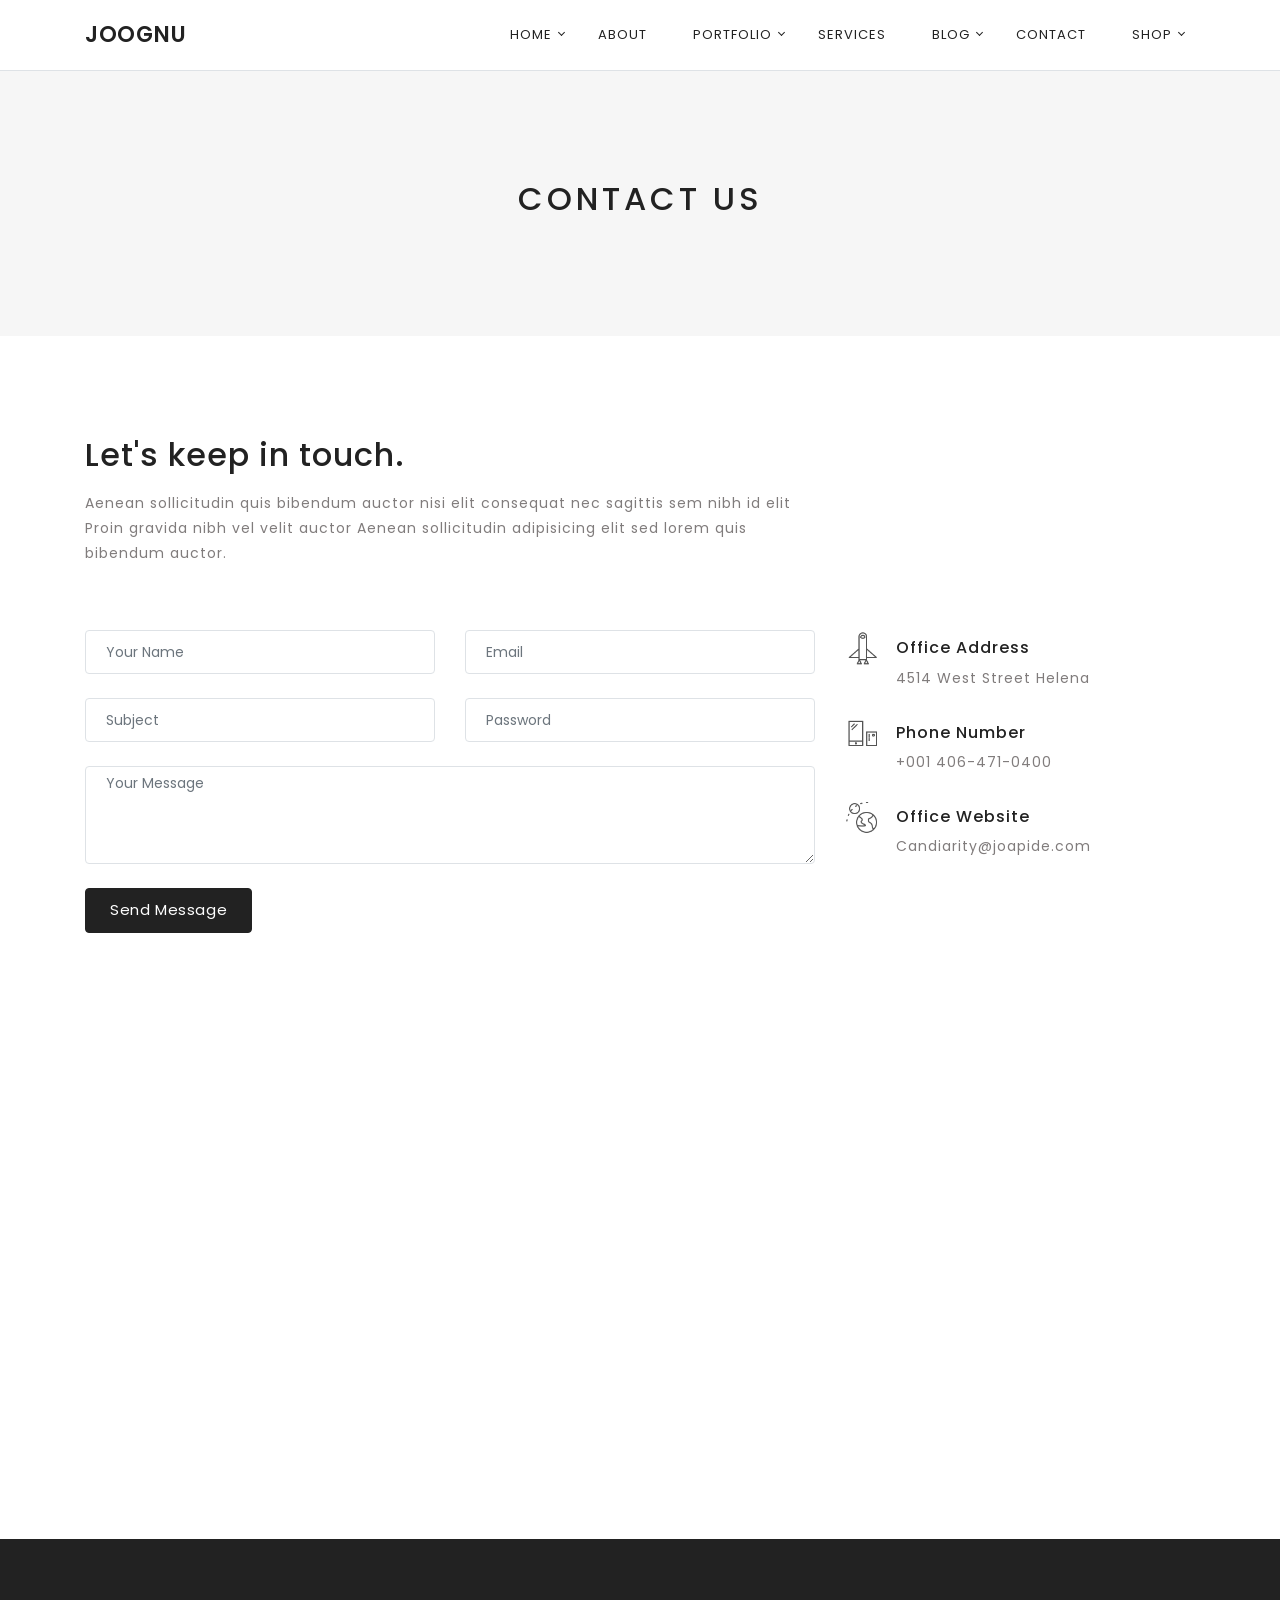
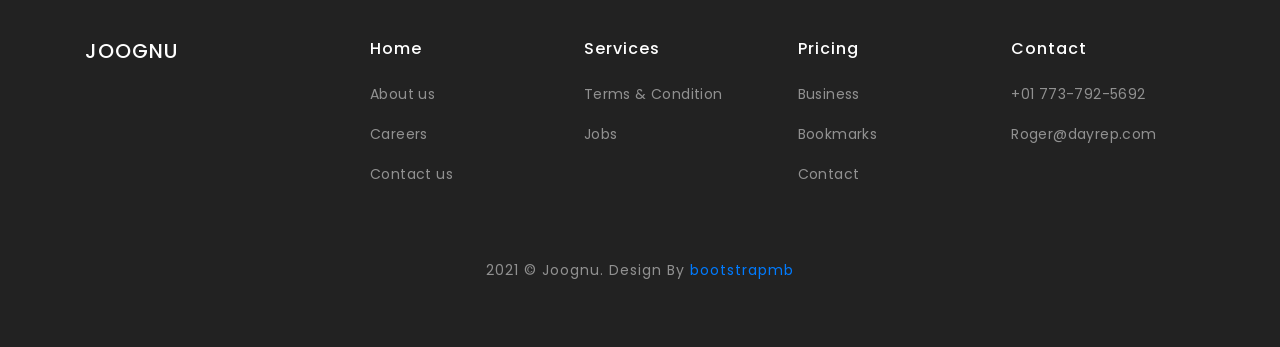
<file: contact.html>
﻿<!DOCTYPE html>
<html lang="en">

<head>
    <meta charset="utf-8" />
    <title>Joognu | Responsive Bootstrap Landing Page Template</title>
    <meta name="viewport" content="width=device-width, initial-scale=1.0">
    <meta name="description" content="Premium Bootstrap 4 Landing Page Template" />
    <meta name="keywords" content="bootstrap 4, premium, marketing, multipurpose" />
    <meta content="Themesdesign" name="author" />
    <!-- favicon -->
    <link rel="shortcut icon" href="images/favicon.ico">

    <!-- css -->
    <link href="css/bootstrap.min.css" rel="stylesheet" type="text/css" />
    <link href="css/materialdesignicons.min.css" rel="stylesheet" type="text/css" />
    <link rel="stylesheet" type="text/css" href="css/pe-icon-7-stroke.css">

    <!-- magnific pop-up -->
    <link rel="stylesheet" type="text/css" href="css/magnific-popup.css" />

    <link href="css/style.css" rel="stylesheet" type="text/css" />

</head>

<body>

    <!-- START HEADER -->
    <header id="topnav" class="defaultscroll fixed-top navbar-sticky bg-white border-bottom">
        <div class="container">
            <!-- Logo container-->
            <div>
                <a href="" class="logo text-uppercase">
                            joognu
                                          </a>
            </div>
            <!-- End Logo container-->
            <div class="menu-extras">
                <div class="menu-item">
                    <!-- Mobile menu toggle-->
                    <a class="navbar-toggle">
                        <div class="lines">
                            <span></span>
                            <span></span>
                            <span></span>
                        </div>
                    </a>
                    <!-- End mobile menu toggle-->
                </div>
            </div>

            <div id="navigation">
                <!-- Navigation Menu-->
                <ul class="navigation-menu">

                    <li class="has-submenu">
                        <a href="#home">Home</a>
                        <span class="menu-arrow"></span>
                        <ul class="submenu">
                            <li>
                                <a href="home-light.html">Home Light</a>
                            </li>
                            <li>
                                <a href="home-image.html">Home Image</a>
                            </li>
                            <li>
                                <a href="home-dark.html">Home Dark</a>
                            </li>
                        </ul>
                    </li>

                    <li class="has-submenu">
                        <a href="about.html">About</a>
                    </li>

                    <li class="has-submenu">
                        <a href="#portfolio">Portfolio</a>
                        <span class="menu-arrow"></span>
                        <ul class="submenu">
                            <li>
                                <a href="portfolio-masonry.html">Masonry</a>
                            </li>
                            <li>
                                <a href="portfolio-grid.html">Grid</a>
                            </li>
                        </ul>
                    </li>

                    <li class="has-submenu">
                        <a href="services.html">Services</a>
                    </li>

                    <li class="has-submenu">
                        <a href="#blog">Blog</a>
                        <span class="menu-arrow"></span>
                        <ul class="submenu">

                            <li>
                                <a href="blog-classic.html">Classic</a>
                            </li>
                            <li>
                                <a href="blog-single.html">Single</a>
                            </li>
                            <li>
                                <a href="blog-grid.html">Grid</a>
                            </li>

                        </ul>
                    </li>

                    <li class="has-submenu">
                        <a href="contact.html">Contact</a>
                    </li>

                    <li class="has-submenu">
                        <a href="#shop">Shop</a>
                        <span class="menu-arrow"></span>
                        <ul class="submenu">
                            <li>
                                <a href="shop-layout.html">Shop Layout</a>
                            </li>
                            <li>
                                <a href="shop-details.html">Shop Details</a>
                            </li>
                            <li>
                                <a href="my-account.html">My Account</a>
                            </li>

                        </ul>
                    </li>

                </ul>
                <!-- End navigation menu-->
            </div>
        </div>
    </header>
    <!-- END HEADER -->

    <!-- START HEADING -->
    <section class="bg-title bg-light" id="home">
        <div class="container">
            <div class="row justify-content-center">
                <div class="col-lg-8">
                    <div class="text-center">
                        <h2 class="text-uppercase ls-4">Contact Us</h2>
                    </div>

                </div>
            </div>
        </div>
    </section>
    <!-- END HEADING -->

    <!-- START CONTACT -->
    <section class="section">
        <div class="container">
            <div class="row justify-content-start">
                <div class="col-lg-8">
                    <h2>Let's keep in touch.</h2>
                    <p class="text-muted mt-3">Aenean sollicitudin quis bibendum auctor nisi elit consequat nec sagittis sem nibh id elit Proin gravida nibh vel velit auctor Aenean sollicitudin adipisicing elit sed lorem quis bibendum auctor.</p>
                </div>
            </div>

            <div class="row">
                <div class="col-lg-8">
                    <div class="custom-form mt-5">
                        <div id="message"></div>
                        <form method="post" action="php/contact.php" name="contact-form" id="contact-form">

                            <div class="row">
                                <div class="col-lg-6">
                                    <div class="form-group">
                                        <input name="name" id="name" type="text" class="form-control" placeholder="Your Name">
                                    </div>
                                </div>

                                <div class="col-lg-6">
                                    <div class="form-group">
                                        <input name="email" id="email" type="email" class="form-control" placeholder="Email">
                                    </div>
                                </div>
                            </div>

                            <div class="row mt-2">
                                <div class="col-lg-6">
                                    <div class="form-group">
                                        <input type="text" class="form-control" id="subject" placeholder="Subject">
                                    </div>
                                </div>

                                <div class="col-lg-6">
                                    <div class="form-group">
                                        <input type="password" class="form-control" id="password" placeholder="Password">
                                    </div>
                                </div>
                            </div>

                            <div class="row mt-2">
                                <div class="col-lg-12">
                                    <div class="form-group">
                                        <textarea name="comments" id="comments" rows="4" class="form-control" placeholder="Your Message"></textarea>
                                    </div>
                                </div>
                            </div>
                            <div class="row mt-2">
                                <div class="col-lg-12">
                                    <input type="submit" id="submit" name="send" class="submitBnt btn btn-dark-custom btn-round" value="Send Message">
                                    <div id="simple-msg"></div>
                                </div>
                            </div>
                        </form>
                    </div>
                </div>

                <div class="col-lg-4">
                    <div class="mt-5">
                        <div>
                            <div class="contact-img float-left mr-3">
                                <img src="images/icons/spaceship.png" alt="">
                            </div>
                            <div class="overflow-hidden">
                                <h6 class="mt-2">Office Address</h6>
                                <p class="text-muted mb-0">4514 West Street Helena</p>
                            </div>
                        </div>

                        <div class="mt-4">
                            <div class="contact-img float-left mr-3">
                                <img src="images/icons/mobilepay.png" alt="">
                            </div>
                            <div class="overflow-hidden">
                                <h6 class="mt-2">Phone Number</h6>
                                <p class="text-muted mb-0">+001 406-471-0400</p>
                            </div>
                        </div>

                        <div class="mt-4">
                            <div class="contact-img float-left mr-3">
                                <img src="images/icons/earth.png" alt="">
                            </div>
                            <div class="overflow-hidden">
                                <h6 class="mt-2">Office Website</h6>
                                <p class="text-muted mb-0">Candiarity@joapide.com</p>
                            </div>
                        </div>
                    </div>
                </div>
            </div>
        </div>
    </section>
    <!-- END CONTACT -->

    <!-- START MAP -->
    <section class="section pt-0">
        <div class="container">
            <div class="row">
                <div class="col-lg-12">
                    <div class="map">
                        <iframe src="https://www.google.com/maps/embed?pb=!1m14!1m12!1m3!1d59512.84871837034!2d72.81541119999999!3d21.2099072!2m3!1f0!2f0!3f0!3m2!1i1024!2i768!4f13.1!5e0!3m2!1sen!2sin!4v1559885311482!5m2!1sen!2sin" style="border:0" allowfullscreen></iframe>
                    </div>
                </div>
            </div>
        </div>
    </section>
    <!-- END MAP -->

    <!-- START FOOTER -->
    <section class="section bg-dark pb-5">
        <div class="container">
            <!-- start row -->
            <div class="row">
                <div class="col-lg-3">
                    <h5 class="text-uppercase text-white">Joognu</h5>
                </div>

                <div class="col-lg-9">
                    <div class="row">
                        <div class="col-lg-3">
                            <h6 class="text-white">Home</h6>
                            <ul class="list-unstyled footer-link mt-3">
                                <li><a href="">About us</a></li>
                                <li><a href="">Careers</a></li>
                                <li><a href="">Contact us</a></li>
                            </ul>
                        </div>

                        <div class="col-lg-3">
                            <h6 class="text-white">Services</h6>
                            <ul class="list-unstyled footer-link mt-3">
                                <li><a href="">Terms &amp; Condition</a></li>
                                <li><a href="">Jobs</a></li>
                            </ul>
                        </div>

                        <div class="col-lg-3">
                            <h6 class="text-white">Pricing</h6>
                            <ul class="list-unstyled footer-link mt-3">
                                <li><a href="">Business</a></li>
                                <li><a href="">Bookmarks</a></li>
                                <li><a href="">Contact</a></li>
                            </ul>
                        </div>

                        <div class="col-lg-3">
                            <h6 class="text-white">Contact</h6>
                            <ul class="list-unstyled footer-link mt-3">
                                <li><a href="">+01 773-792-5692</a></li>
                                <li><a href="">Roger@dayrep.com</a></li>
                            </ul>
                        </div>
                    </div>
                </div>
            </div>
            <!-- end row -->

            <!-- START FOOTER-AlT -->
            <div class="row mt-5">
                <div class="col-lg-12">
                    <p class="text-center text-white-50">2021 © Joognu. Design By <a href="http://www.bootstrapmb.com/">bootstrapmb</a></p>
                </div>
            </div>
            <!-- END FOOTER-ALT -->
        </div>
    </section>
    <!-- END FOOTER -->

    <!-- javascript -->
    <script src="js/jquery-3.6.0.min.js"></script>
    <script src="js/bootstrap.bundle.min.js"></script>
    <script src="js/jquery.easing.min.js"></script>
    <script src="js/scrollspy.min.js"></script>
    <!-- Portfolio -->
    <script src="js/jquery.magnific-popup.min.js"></script>
    <script src="js/isotope.js"></script>
    <!-- contact -->
    <script src="js/contact.init.js"></script>
    <script src="js/app.js"></script>
</body>

</html>
</file>
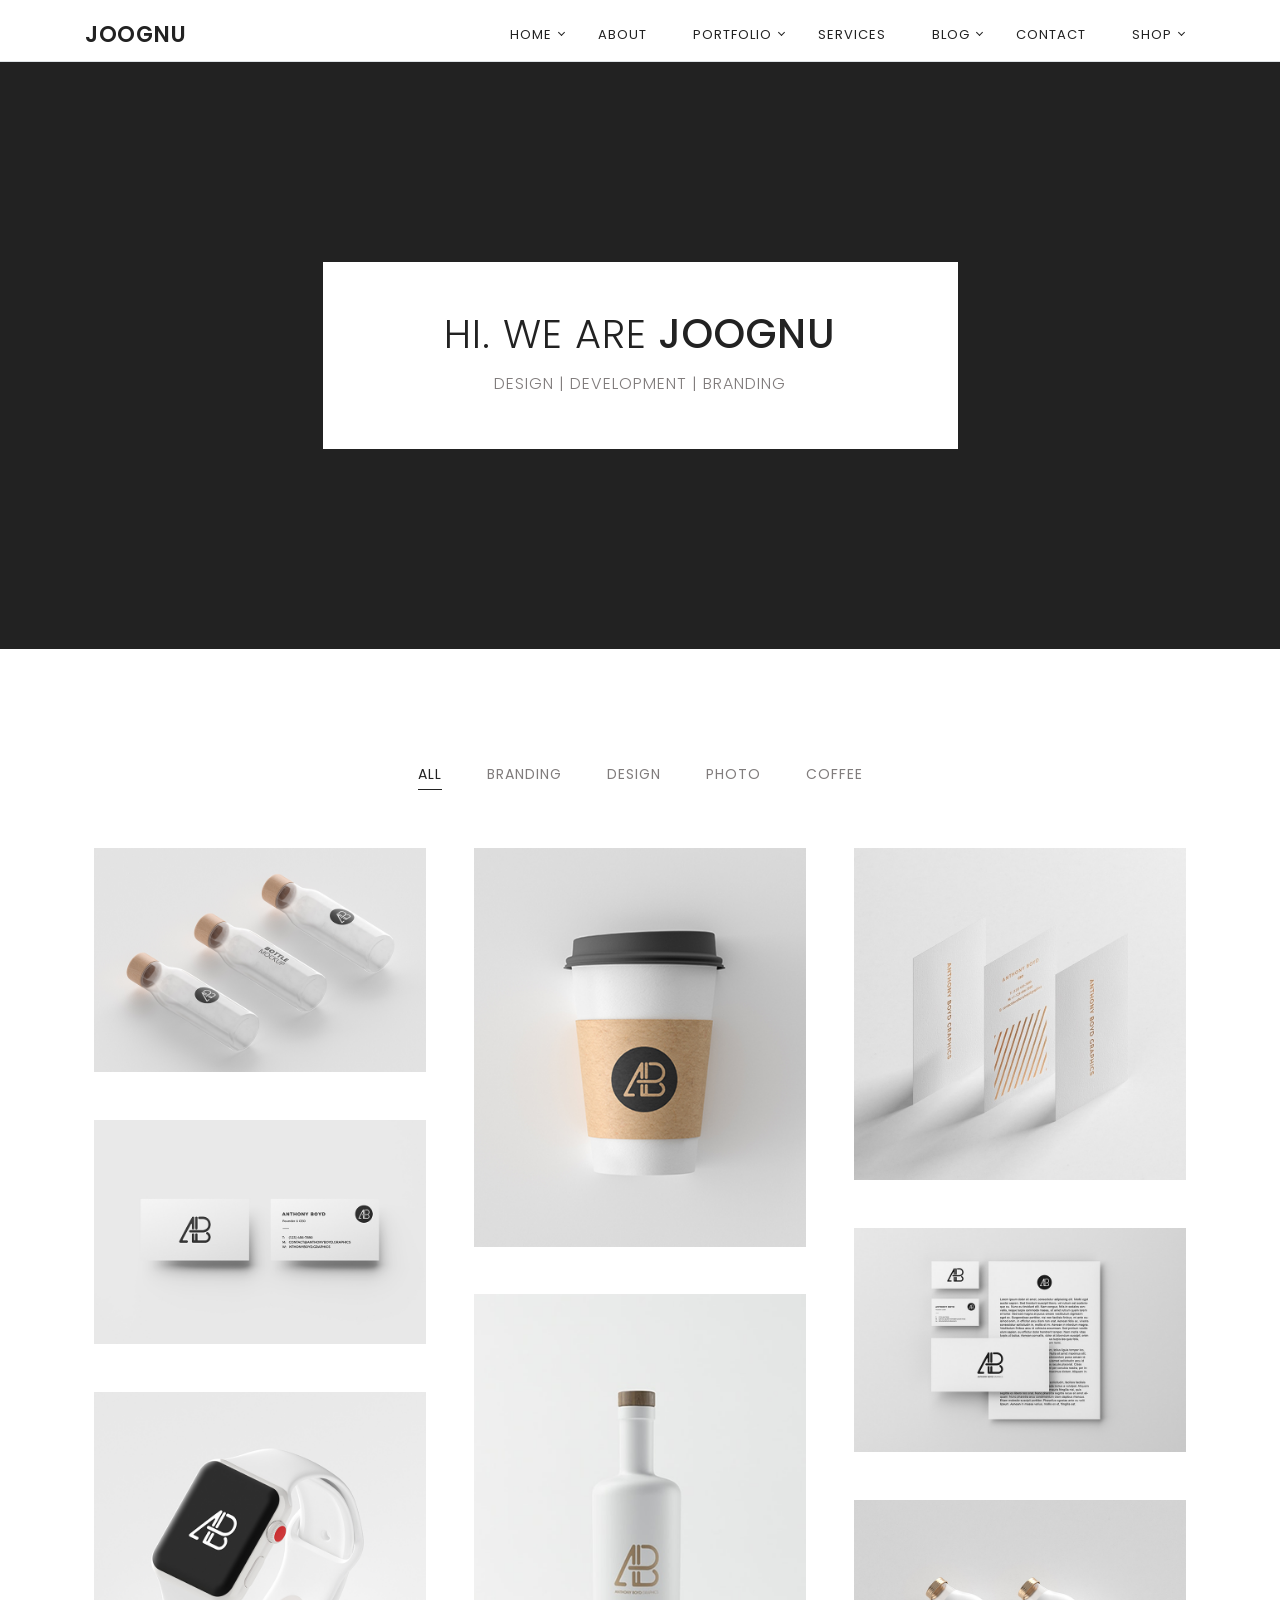
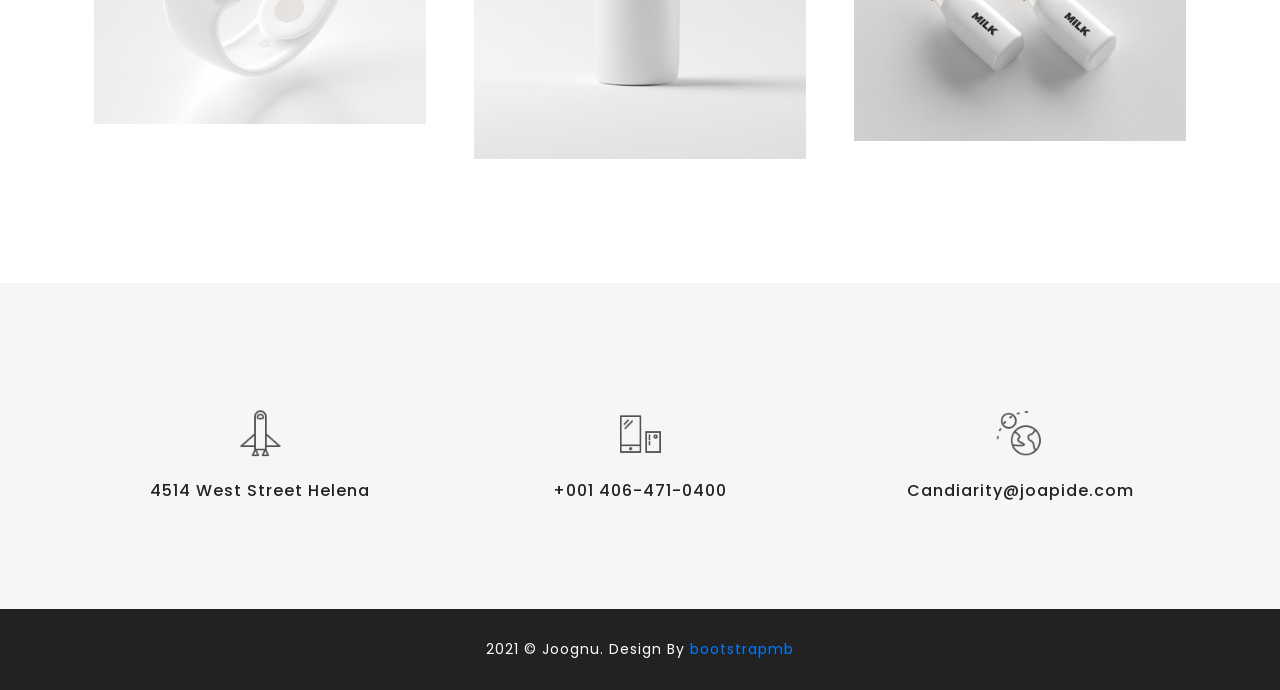
<file: home-dark.html>
﻿<!DOCTYPE html>
<html lang="en" class="bg-light">

<head>
    <meta charset="utf-8" />
    <title>joognu | Responsive Bootstrap Landing Page Template</title>
    <meta name="viewport" content="width=device-width, initial-scale=1.0">
    <meta name="description" content="Premium Bootstrap 4 Landing Page Template" />
    <meta name="keywords" content="bootstrap 4, premium, marketing, multipurpose" />
    <meta content="Themesdesign" name="author" />
    <!-- favicon -->
    <link rel="shortcut icon" href="images/favicon.ico">

    <!-- css -->
    <link href="css/bootstrap.min.css" rel="stylesheet" type="text/css" />
    <link href="css/materialdesignicons.min.css" rel="stylesheet" type="text/css" />
    <link rel="stylesheet" type="text/css" href="css/pe-icon-7-stroke.css">

    <!-- magnific pop-up -->
    <link rel="stylesheet" type="text/css" href="css/magnific-popup.css" />

    <link href="css/style.css" rel="stylesheet" type="text/css" />

</head>

<body>

    <!-- START HEADER -->
    <header id="topnav" class="defaultscroll fixed-top navbar-sticky bg-white border-bottom position-relative">
        <div class="container">
            <!-- Logo container-->
            <div>
                <a href="" class="logo text-uppercase">
                        joognu
                                      </a>
            </div>
            <!-- End Logo container-->
            <div class="menu-extras">
                <div class="menu-item">
                    <!-- Mobile menu toggle-->
                    <a class="navbar-toggle">
                        <div class="lines">
                            <span></span>
                            <span></span>
                            <span></span>
                        </div>
                    </a>
                    <!-- End mobile menu toggle-->
                </div>
            </div>

            <div id="navigation">
                <!-- Navigation Menu-->
                <ul class="navigation-menu">

                    <li class="has-submenu">
                        <a href="#home">Home</a>
                        <span class="menu-arrow"></span>
                        <ul class="submenu">
                            <li>
                                <a href="home-light.html">Home Light</a>
                            </li>
                            <li>
                                <a href="home-image.html">Home Image</a>
                            </li>
                            <li>
                                <a href="home-dark.html">Home Dark</a>
                            </li>
                        </ul>
                    </li>

                    <li class="has-submenu">
                        <a href="about.html">About</a>
                    </li>

                    <li class="has-submenu">
                        <a href="#portfolio">Portfolio</a>
                        <span class="menu-arrow"></span>
                        <ul class="submenu">
                            <li>
                                <a href="portfolio-masonry.html">Masonry</a>
                            </li>
                            <li>
                                <a href="portfolio-grid.html">Grid</a>
                            </li>
                        </ul>
                    </li>

                    <li class="has-submenu">
                        <a href="services.html">Services</a>
                    </li>

                    <li class="has-submenu">
                        <a href="#blog">Blog</a>
                        <span class="menu-arrow"></span>
                        <ul class="submenu">

                            <li>
                                <a href="blog-classic.html">Classic</a>
                            </li>
                            <li>
                                <a href="blog-single.html">Single</a>
                            </li>
                            <li>
                                <a href="blog-grid.html">Grid</a>
                            </li>

                        </ul>
                    </li>

                    <li class="has-submenu">
                        <a href="contact.html">Contact</a>
                    </li>

                    <li class="has-submenu">
                        <a href="#shop">Shop</a>
                        <span class="menu-arrow"></span>
                        <ul class="submenu">
                            <li>
                                <a href="shop-layout.html">Shop Layout</a>
                            </li>
                            <li>
                                <a href="shop-details.html">Shop Details</a>
                            </li>
                            <li>
                                <a href="my-account.html">My Account</a>
                            </li>

                        </ul>
                    </li>

                </ul>
                <!-- End navigation menu-->
            </div>
        </div>
    </header>
    <!-- END HEADER -->

    <!-- START HEADING -->
    <section class="home-dark bg-dark" id="home">
        <div class="container">
            <div class="row justify-content-center">
                <div class="col-lg-7">
                    <div class="text-center bg-white p-5">
                        <h1 class="text-uppercase"><span class="font-weight-300">Hi. We are</span> Joognu</h1>
                        <h6 class="font-weight-300 text-muted mt-3 text-uppercase">Design | Development | Branding </h6>
                    </div>
                </div>
            </div>
        </div>
    </section>
    <!-- END HEADING -->

    <!-- START PORTFOLIO -->
    <section class="section">
        <div class="container">
            <div class="row">
                <div class="col-lg-12">
                    <div class="text-center">
                        <ul class="col container-filter portfolioFilte list-unstyled mb-0" id="filter">
                            <li><a class="categories active" data-filter="*">All</a></li>
                            <li><a class="categories" data-filter=".branding">Branding</a></li>
                            <li><a class="categories" data-filter=".design">Design</a></li>
                            <li><a class="categories" data-filter=".photo">Photo</a></li>
                            <li><a class="categories" data-filter=".coffee">coffee</a></li>
                        </ul>
                    </div>
                </div>
            </div>

            <div class="port portfolio-masonry mt-4">
                <div class="portfolioContainer row photo">
                    <div class="col-lg-4 p-4 ">
                        <div class="item-box">
                            <a class="mfp-image" href="images/portfolio/img-1.png" title="Project Name">
                                <img class="item-container img-fluid" src="images/portfolio/img-1.png" alt="work-img" />
                                <div class="item-mask">
                                    <div class="item-caption">
                                        <p class="text-dark mb-0">Branding</p>
                                        <h6 class="text-dark mt-1 text-uppercase">Nonsensical content</h6>
                                    </div>
                                </div>
                            </a>
                        </div>
                    </div>

                    <div class="col-lg-4 p-4 branding coffee">
                        <div class="item-box">
                            <a class="mfp-image" href="images/portfolio/img-8.png" title="Project Name">
                                <img class="item-container img-fluid" src="images/portfolio/img-8.png" alt="work-img" />
                                <div class="item-mask">
                                    <div class="item-caption">
                                        <p class="text-dark mb-0">Coffee</p>
                                        <h6 class="text-dark mt-1 text-uppercase">PageMaker including</h6>
                                    </div>
                                </div>
                            </a>
                        </div>
                    </div>

                    <div class="col-lg-4 p-4 branding photo">
                        <div class="item-box">
                            <a class="mfp-image" href="images/portfolio/img-5.png" title="Project Name">
                                <img class="item-container img-fluid" src="images/portfolio/img-5.png" alt="work-img" />
                                <div class="item-mask">
                                    <div class="item-caption">
                                        <p class="text-dark mb-0">Lebles</p>
                                        <h6 class="text-dark mt-1 text-uppercase">Sometime Active</h6>
                                    </div>
                                </div>
                            </a>
                        </div>
                    </div>

                    <div class="col-lg-4 p-4 branding design photo">
                        <div class="item-box">
                            <a class="mfp-image" href="images/portfolio/img-2.png" title="Project Name">
                                <img class="item-container img-fluid" src="images/portfolio/img-2.png" alt="work-img" />
                                <div class="item-mask">
                                    <div class="item-caption">
                                        <p class="text-dark mb-0">Card</p>
                                        <h6 class="text-dark mt-1 text-uppercase">Therefore Always</h6>
                                    </div>
                                </div>
                            </a>
                        </div>
                    </div>

                    <div class="col-lg-4 p-4 design photo">
                        <div class="item-box">
                            <a class="mfp-image" href="images/portfolio/img-3.png" title="Project Name">
                                <img class="item-container img-fluid" src="images/portfolio/img-3.png" alt="work-img" />
                                <div class="item-mask">
                                    <div class="item-caption">
                                        <p class="text-dark mb-0">Pepers</p>
                                        <h6 class="text-dark mt-1 text-uppercase">Therefore Always</h6>
                                    </div>
                                </div>
                            </a>
                        </div>
                    </div>

                    <div class="col-lg-4 p-4 branding design coffee">
                        <div class="item-box">
                            <a class="mfp-image" href="images/portfolio/img-7.png" title="Project Name">
                                <img class="item-container img-fluid" src="images/portfolio/img-7.png" alt="work-img" />
                                <div class="item-mask">
                                    <div class="item-caption">
                                        <p class="text-dark mb-0">Bottle</p>
                                        <h6 class="text-dark mt-1 text-uppercase">Therefore Always</h6>
                                    </div>
                                </div>
                            </a>
                        </div>
                    </div>

                    <div class="col-lg-4 p-4 branding design">
                        <div class="item-box">
                            <a class="mfp-image" href="images/portfolio/img-4.png" title="Project Name">
                                <img class="item-container img-fluid" src="images/portfolio/img-4.png" alt="work-img" />
                                <div class="item-mask">
                                    <div class="item-caption">
                                        <p class="text-dark mb-0">Watch</p>
                                        <h6 class="text-dark mt-1 text-uppercase">Sometime Active</h6>
                                    </div>
                                </div>
                            </a>
                        </div>
                    </div>

                    <div class="col-lg-4 p-4 branding design photo coffee">
                        <div class="item-box">
                            <a class="mfp-image" href="images/portfolio/img-6.png" title="Project Name">
                                <img class="item-container img-fluid" src="images/portfolio/img-6.png" alt="work-img" />
                                <div class="item-mask">
                                    <div class="item-caption">
                                        <p class="text-dark mb-0">Milk</p>
                                        <h6 class="text-dark mt-1 text-uppercase">Sometime Active</h6>
                                    </div>
                                </div>
                            </a>
                        </div>
                    </div>
                </div>
            </div>
        </div>
    </section>
    <!-- END PORTFOLIO -->

    <!-- START CONTACT -->
    <section class="section bg-light">
        <div class="container">
            <div class="row">
                <div class="col-lg-4">
                    <div class="text-center mt-4">
                        <div class="services-img">
                            <img src="images/icons/spaceship.png" alt="">
                        </div>
                        <h6 class="mt-4">4514 West Street Helena</h6>
                    </div>
                </div>

                <div class="col-lg-4">
                    <div class="text-center mt-4">
                        <div class="services-img">
                            <img src="images/icons/mobilepay.png" alt="">
                        </div>
                        <h6 class="mt-4">+001 406-471-0400</h6>
                    </div>
                </div>

                <div class="col-lg-4">
                    <div class="text-center mt-4">
                        <div class="services-img">
                            <img src="images/icons/earth.png" alt="">
                        </div>
                        <h6 class="mt-4">Candiarity@joapide.com</h6>
                    </div>
                </div>

            </div>

        </div>
    </section>
    <!-- END CONTACT -->

    <!-- FOOTER-ALT -->
    <footer class="pt-1 pb-1 bg-dark">
        <div class="container">
            <div class="row">
                <div class="col-lg-12">
                    <div class="pt-4 pb-4 text-center">
                        <p class="text-white mb-0">2021 © Joognu. Design By <a href="http://www.bootstrapmb.com/">bootstrapmb</a></p>
                    </div>
                </div>

            </div>
        </div>
    </footer>
    <!-- FOOTER-ALT -->

    <!-- javascript -->
    <script src="js/jquery-3.6.0.min.js"></script>
    <script src="js/bootstrap.bundle.min.js"></script>
    <script src="js/jquery.easing.min.js"></script>
    <script src="js/scrollspy.min.js"></script>
    <!-- Portfolio -->
    <script src="js/jquery.magnific-popup.min.js"></script>
    <script src="js/isotope.js"></script>

    <!-- Typed -->
    <script src="js/typed.js"></script>
    <script src="js/app.js"></script>
</body>

</html>
</file>
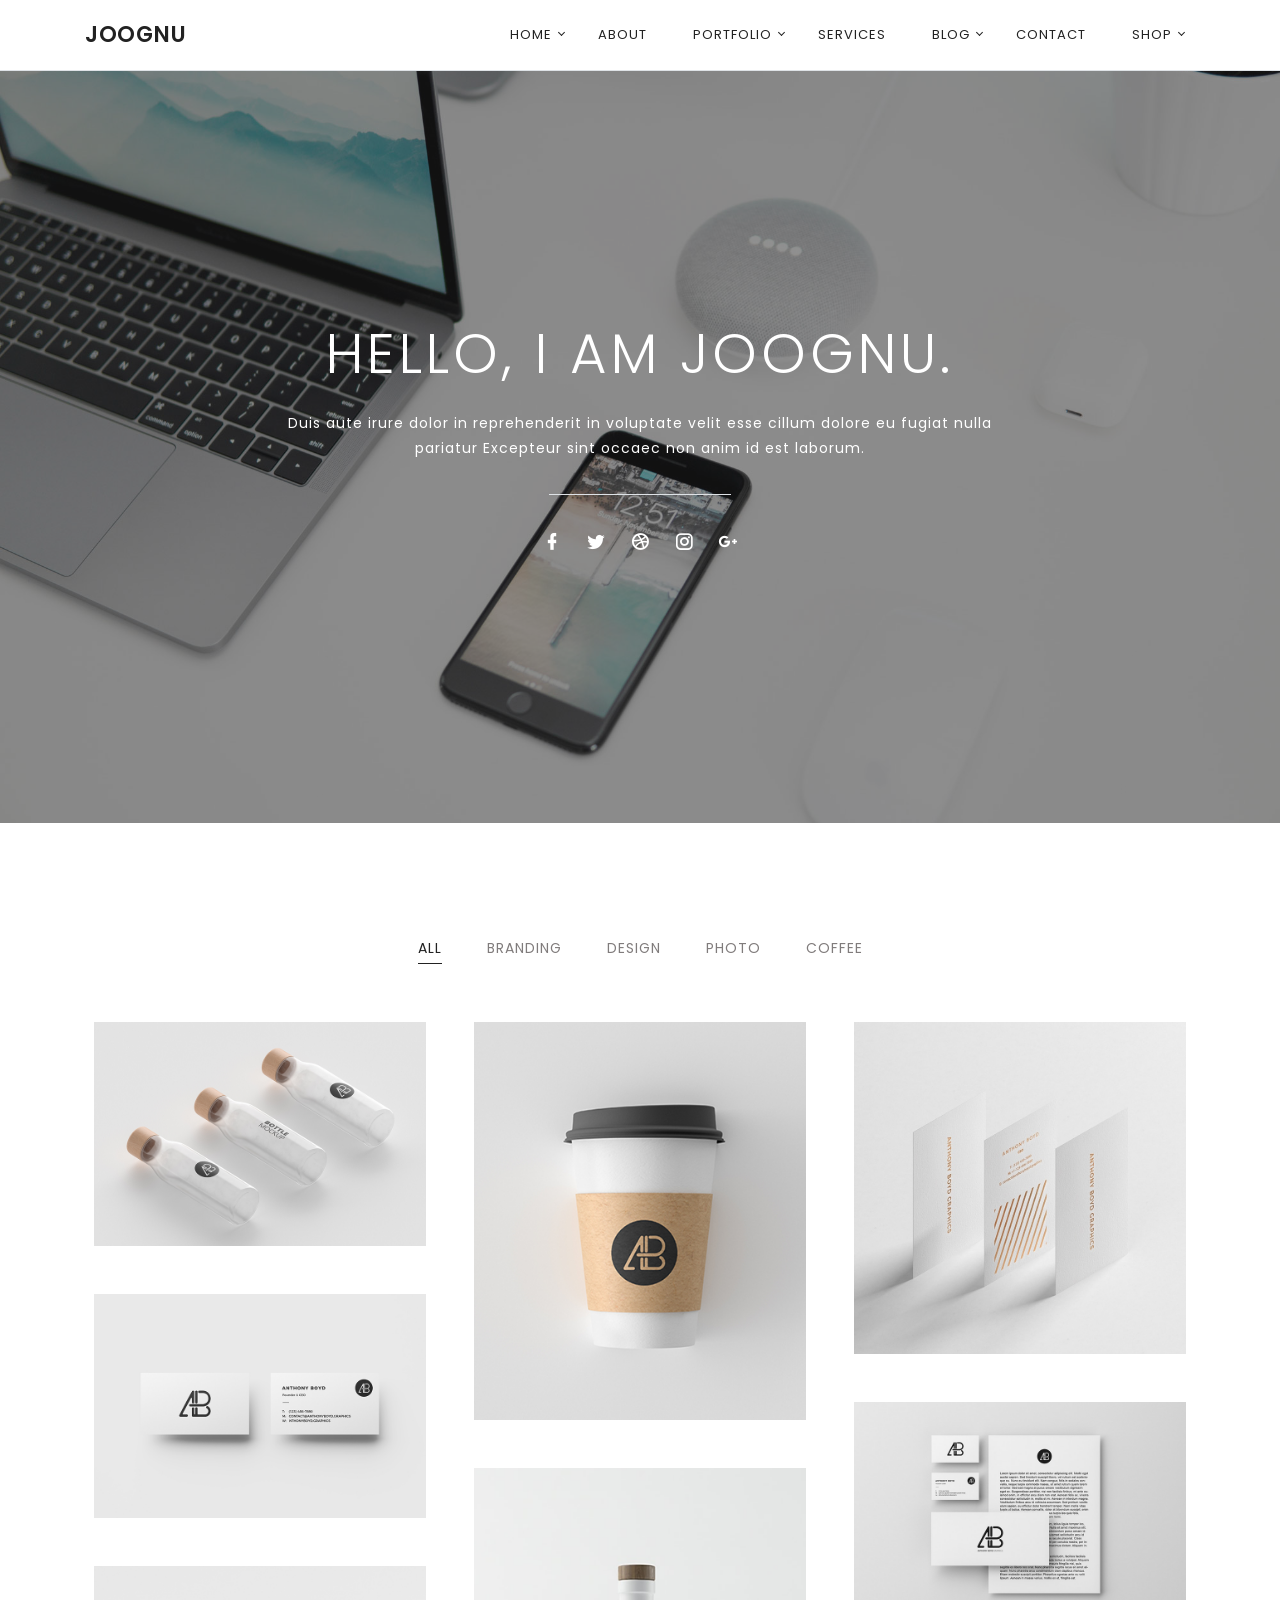
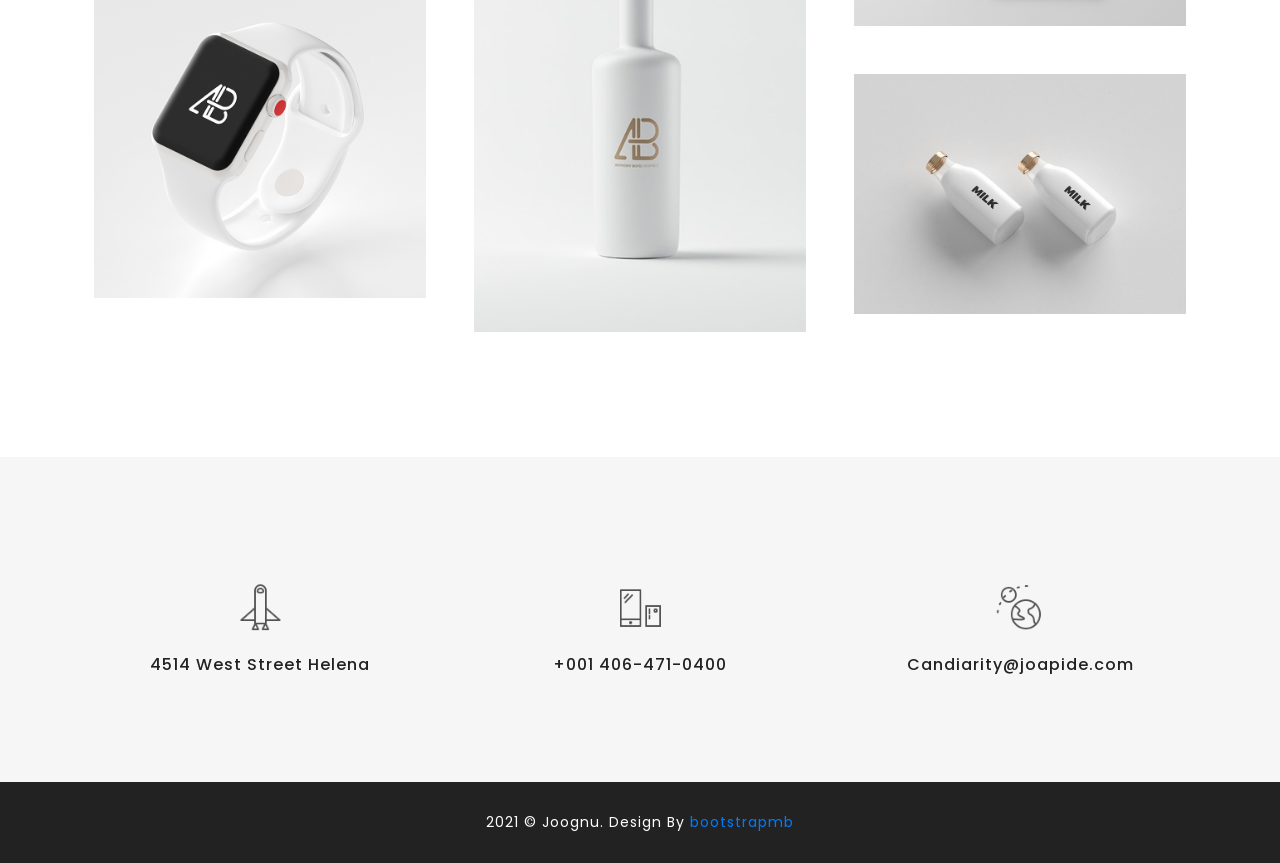
<file: home-image.html>
﻿<!DOCTYPE html>
<html lang="en">

<head>
    <meta charset="utf-8" />
    <title>joognu | Responsive Bootstrap Landing Page Template</title>
    <meta name="viewport" content="width=device-width, initial-scale=1.0">
    <meta name="description" content="Premium Bootstrap 4 Landing Page Template" />
    <meta name="keywords" content="bootstrap 4, premium, marketing, multipurpose" />
    <meta content="Themesdesign" name="author" />
    <!-- favicon -->
    <link rel="shortcut icon" href="images/favicon.ico">

    <!-- css -->
    <link href="css/bootstrap.min.css" rel="stylesheet" type="text/css" />
    <link href="css/materialdesignicons.min.css" rel="stylesheet" type="text/css" />
    <link rel="stylesheet" type="text/css" href="css/pe-icon-7-stroke.css">

    <!-- magnific pop-up -->
    <link rel="stylesheet" type="text/css" href="css/magnific-popup.css" />

    <link href="css/style.css" rel="stylesheet" type="text/css" />

</head>

<body>

    <!-- START HEADER -->
    <header id="topnav" class="defaultscroll fixed-top navbar-sticky bg-white border-bottom">
        <div class="container">
            <!-- Logo container-->
            <div>
                <a href="" class="logo text-uppercase">
                            joognu
                                          </a>
            </div>
            <!-- End Logo container-->
            <div class="menu-extras">
                <div class="menu-item">
                    <!-- Mobile menu toggle-->
                    <a class="navbar-toggle">
                        <div class="lines">
                            <span></span>
                            <span></span>
                            <span></span>
                        </div>
                    </a>
                    <!-- End mobile menu toggle-->
                </div>
            </div>

            <div id="navigation">
                <!-- Navigation Menu-->
                <ul class="navigation-menu">

                    <li class="has-submenu">
                        <a href="#home">Home</a>
                        <span class="menu-arrow"></span>
                        <ul class="submenu">
                            <li>
                                <a href="home-light.html">Home Light</a>
                            </li>
                            <li>
                                <a href="home-image.html">Home Image</a>
                            </li>
                            <li>
                                <a href="home-dark.html">Home Dark</a>
                            </li>
                        </ul>
                    </li>

                    <li class="has-submenu">
                        <a href="about.html">About</a>
                    </li>

                    <li class="has-submenu">
                        <a href="#portfolio">Portfolio</a>
                        <span class="menu-arrow"></span>
                        <ul class="submenu">
                            <li>
                                <a href="portfolio-masonry.html">Masonry</a>
                            </li>
                            <li>
                                <a href="portfolio-grid.html">Grid</a>
                            </li>
                        </ul>
                    </li>

                    <li class="has-submenu">
                        <a href="services.html">Services</a>
                    </li>

                    <li class="has-submenu">
                        <a href="#blog">Blog</a>
                        <span class="menu-arrow"></span>
                        <ul class="submenu">

                            <li>
                                <a href="blog-classic.html">Classic</a>
                            </li>
                            <li>
                                <a href="blog-single.html">Single</a>
                            </li>
                            <li>
                                <a href="blog-grid.html">Grid</a>
                            </li>

                        </ul>
                    </li>

                    <li class="has-submenu">
                        <a href="contact.html">Contact</a>
                    </li>

                    <li class="has-submenu">
                        <a href="#shop">Shop</a>
                        <span class="menu-arrow"></span>
                        <ul class="submenu">
                            <li>
                                <a href="shop-layout.html">Shop Layout</a>
                            </li>
                            <li>
                                <a href="shop-details.html">Shop Details</a>
                            </li>
                            <li>
                                <a href="my-account.html">My Account</a>
                            </li>

                        </ul>
                    </li>

                </ul>
                <!-- End navigation menu-->
            </div>
        </div>
    </header>
    <!-- END HEADER -->

    <!-- START HEADING -->
    <section class="bg-image" id="home">
            <div class="bg-overlay"></div>
            <div class="container">
                <div class="row justify-content-center">
                    <div class="col-lg-8">
                        <div class="text-center text-white">
                            <h1 class="text-uppercase display-4 font-weigh-bold ls-4">Hello, I am Joognu.</h1>

                          
                            <p class="mt-4">Duis aute irure dolor in reprehenderit in voluptate velit esse cillum dolore eu fugiat nulla pariatur
                                 Excepteur sint occaec non anim id est laborum.</p>

                                 <div class="border-bottom w-25 mx-auto mt-4 pt-2"></div>

                                 <div class="mt-4 pt-2">
                                        <ul class="list-inline home-social">
                                            <li class="list-inline-item"><a href=""><i class="mdi mdi-facebook"></i></a></li>
                                            <li class="list-inline-item"><a href=""><i class="mdi mdi-twitter"></i></a></li>
                                            <li class="list-inline-item"><a href=""><i class="mdi mdi-dribbble"></i></a></li>
                                            <li class="list-inline-item"><a href=""><i class="mdi mdi-instagram"></i></a></li>
                                            <li class="list-inline-item"><a href=""><i class="mdi mdi-google-plus"></i></a></li>
                                        </ul>
                                    </div>
                        </div>
                    </div>
                </div>
            </div>
        </section>
    <!-- END HEADING -->

    <!-- START PORTFOLIO -->
    <section class="section">
        <div class="container">
            <div class="row">
                <div class="col-lg-12">
                    <div class="text-center">
                        <ul class="col container-filter portfolioFilte list-unstyled mb-0" id="filter">
                            <li><a class="categories active" data-filter="*">All</a></li>
                            <li><a class="categories" data-filter=".branding">Branding</a></li>
                            <li><a class="categories" data-filter=".design">Design</a></li>
                            <li><a class="categories" data-filter=".photo">Photo</a></li>
                            <li><a class="categories" data-filter=".coffee">coffee</a></li>
                        </ul>
                    </div>
                </div>
            </div>

            <div class="port portfolio-masonry mt-4">
                <div class="portfolioContainer row photo">
                    <div class="col-lg-4 p-4 ">
                        <div class="item-box">
                            <a class="mfp-image" href="images/portfolio/img-1.png" title="Project Name">
                                <img class="item-container img-fluid" src="images/portfolio/img-1.png" alt="work-img" />
                                <div class="item-mask">
                                    <div class="item-caption">
                                        <p class="text-dark mb-0">Branding</p>
                                        <h6 class="text-dark mt-1 text-uppercase">Nonsensical content</h6>
                                    </div>
                                </div>
                            </a>
                        </div>
                    </div>

                    <div class="col-lg-4 p-4 branding coffee">
                        <div class="item-box">
                            <a class="mfp-image" href="images/portfolio/img-8.png" title="Project Name">
                                <img class="item-container img-fluid" src="images/portfolio/img-8.png" alt="work-img" />
                                <div class="item-mask">
                                    <div class="item-caption">
                                        <p class="text-dark mb-0">Coffee</p>
                                        <h6 class="text-dark mt-1 text-uppercase">PageMaker including</h6>
                                    </div>
                                </div>
                            </a>
                        </div>
                    </div>

                    <div class="col-lg-4 p-4 branding photo">
                        <div class="item-box">
                            <a class="mfp-image" href="images/portfolio/img-5.png" title="Project Name">
                                <img class="item-container img-fluid" src="images/portfolio/img-5.png" alt="work-img" />
                                <div class="item-mask">
                                    <div class="item-caption">
                                        <p class="text-dark mb-0">Lebles</p>
                                        <h6 class="text-dark mt-1 text-uppercase">Sometime Active</h6>
                                    </div>
                                </div>
                            </a>
                        </div>
                    </div>

                    <div class="col-lg-4 p-4 branding design photo">
                        <div class="item-box">
                            <a class="mfp-image" href="images/portfolio/img-2.png" title="Project Name">
                                <img class="item-container img-fluid" src="images/portfolio/img-2.png" alt="work-img" />
                                <div class="item-mask">
                                    <div class="item-caption">
                                        <p class="text-dark mb-0">Card</p>
                                        <h6 class="text-dark mt-1 text-uppercase">Therefore Always</h6>
                                    </div>
                                </div>
                            </a>
                        </div>
                    </div>

                    <div class="col-lg-4 p-4 design photo">
                        <div class="item-box">
                            <a class="mfp-image" href="images/portfolio/img-3.png" title="Project Name">
                                <img class="item-container img-fluid" src="images/portfolio/img-3.png" alt="work-img" />
                                <div class="item-mask">
                                    <div class="item-caption">
                                        <p class="text-dark mb-0">Pepers</p>
                                        <h6 class="text-dark mt-1 text-uppercase">Therefore Always</h6>
                                    </div>
                                </div>
                            </a>
                        </div>
                    </div>

                    <div class="col-lg-4 p-4 branding design coffee">
                        <div class="item-box">
                            <a class="mfp-image" href="images/portfolio/img-7.png" title="Project Name">
                                <img class="item-container img-fluid" src="images/portfolio/img-7.png" alt="work-img" />
                                <div class="item-mask">
                                    <div class="item-caption">
                                        <p class="text-dark mb-0">Bottle</p>
                                        <h6 class="text-dark mt-1 text-uppercase">Therefore Always</h6>
                                    </div>
                                </div>
                            </a>
                        </div>
                    </div>

                    <div class="col-lg-4 p-4 branding design">
                        <div class="item-box">
                            <a class="mfp-image" href="images/portfolio/img-4.png" title="Project Name">
                                <img class="item-container img-fluid" src="images/portfolio/img-4.png" alt="work-img" />
                                <div class="item-mask">
                                    <div class="item-caption">
                                        <p class="text-dark mb-0">Watch</p>
                                        <h6 class="text-dark mt-1 text-uppercase">Sometime Active</h6>
                                    </div>
                                </div>
                            </a>
                        </div>
                    </div>

                    <div class="col-lg-4 p-4 branding design photo coffee">
                        <div class="item-box">
                            <a class="mfp-image" href="images/portfolio/img-6.png" title="Project Name">
                                <img class="item-container img-fluid" src="images/portfolio/img-6.png" alt="work-img" />
                                <div class="item-mask">
                                    <div class="item-caption">
                                        <p class="text-dark mb-0">Milk</p>
                                        <h6 class="text-dark mt-1 text-uppercase">Sometime Active</h6>
                                    </div>
                                </div>
                            </a>
                        </div>
                    </div>
                </div>
            </div>
        </div>
    </section>
    <!-- END PORTFOLIO -->

   <!-- START CONTACT -->
   <section class="section bg-light">
    <div class="container">
        <div class="row">
            <div class="col-lg-4">
                <div class="text-center mt-4">
                    <div class="services-img">
                        <img src="images/icons/spaceship.png" alt="">
                    </div>
                    <h6 class="mt-4">4514 West Street Helena</h6>
                </div>
            </div>

            <div class="col-lg-4">
                <div class="text-center mt-4">
                    <div class="services-img">
                        <img src="images/icons/mobilepay.png" alt="">
                    </div>
                    <h6 class="mt-4">+001 406-471-0400</h6>
                </div>
            </div>

            <div class="col-lg-4">
                <div class="text-center mt-4">
                    <div class="services-img">
                        <img src="images/icons/earth.png" alt="">
                    </div>
                    <h6 class="mt-4">Candiarity@joapide.com</h6>
                </div>
            </div>

        </div>

    </div>
</section>
<!-- END CONTACT -->

<!-- FOOTER-ALT -->
<footer class="pt-1 pb-1 bg-dark">
    <div class="container">
        <div class="row">
            <div class="col-lg-12">
                <div class="pt-4 pb-4 text-center">
                    <p class="text-white mb-0">2021 © Joognu. Design By <a href="http://www.bootstrapmb.com/">bootstrapmb</a></p>
                </div>
            </div>

        </div>
    </div>
</footer>
<!-- FOOTER-ALT -->

    <!-- javascript -->
    <script src="js/jquery-3.6.0.min.js"></script>
    <script src="js/bootstrap.bundle.min.js"></script>
    <script src="js/jquery.easing.min.js"></script>
    <script src="js/scrollspy.min.js"></script>
    <!-- Portfolio -->
    <script src="js/jquery.magnific-popup.min.js"></script>
    <script src="js/isotope.js"></script>

    <!-- Typed -->
    <script src="js/typed.js"></script>
    <script src="js/app.js"></script>
</body>

</html>
</file>
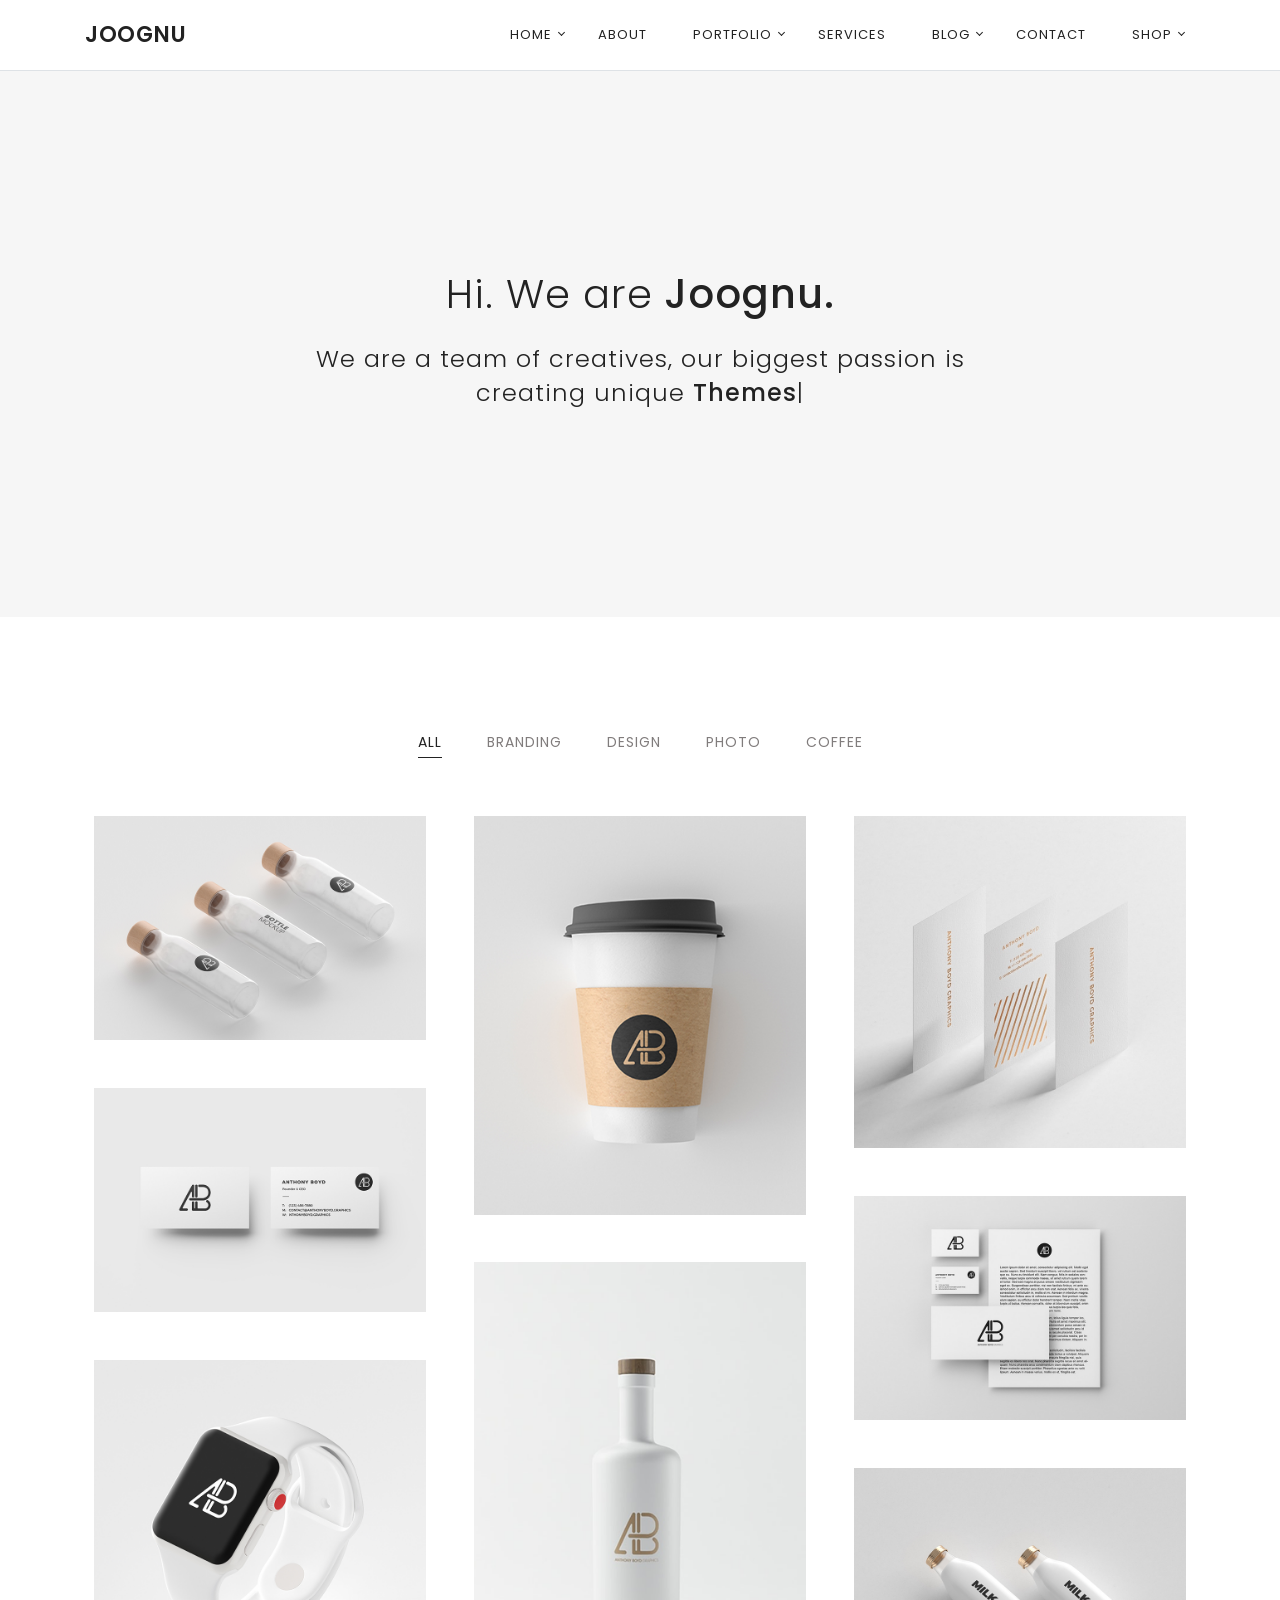
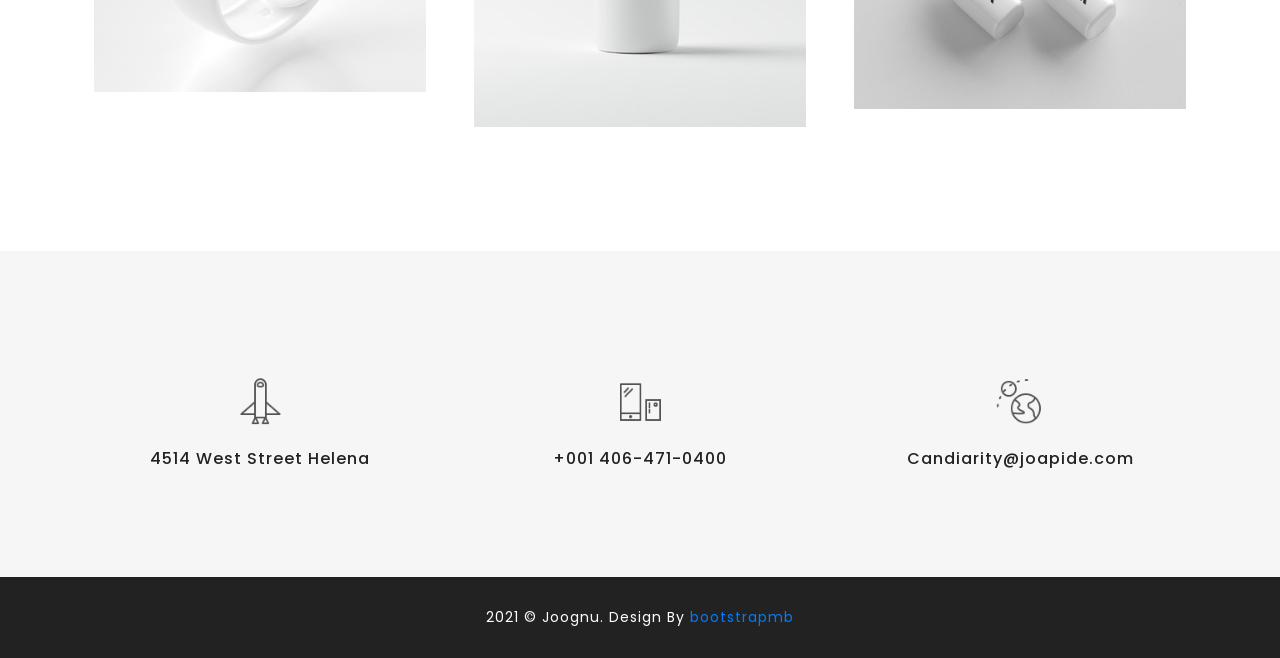
<file: home-light.html>
﻿<!DOCTYPE html>
<html lang="en">

<head>
    <meta charset="utf-8" />
    <title>joognu | Responsive Bootstrap Landing Page Template</title>
    <meta name="viewport" content="width=device-width, initial-scale=1.0">
    <meta name="description" content="Premium Bootstrap 4 Landing Page Template" />
    <meta name="keywords" content="bootstrap 4, premium, marketing, multipurpose" />
    <meta content="Themesdesign" name="author" />
    <!-- favicon -->
    <link rel="shortcut icon" href="images/favicon.ico">

    <!-- css -->
    <link href="css/bootstrap.min.css" rel="stylesheet" type="text/css" />
    <link href="css/materialdesignicons.min.css" rel="stylesheet" type="text/css" />
    <link rel="stylesheet" type="text/css" href="css/pe-icon-7-stroke.css">

    <!-- magnific pop-up -->
    <link rel="stylesheet" type="text/css" href="css/magnific-popup.css" />

    <link href="css/style.css" rel="stylesheet" type="text/css" />

</head>

<body>

    <!-- START HEADER -->
    <header id="topnav" class="defaultscroll fixed-top navbar-sticky bg-white border-bottom">
        <div class="container">
            <!-- Logo container-->
            <div>
                <a href="" class="logo text-uppercase">
                            joognu
                                          </a>
            </div>
            <!-- End Logo container-->
            <div class="menu-extras">
                <div class="menu-item">
                    <!-- Mobile menu toggle-->
                    <a class="navbar-toggle">
                        <div class="lines">
                            <span></span>
                            <span></span>
                            <span></span>
                        </div>
                    </a>
                    <!-- End mobile menu toggle-->
                </div>
            </div>

            <div id="navigation">
                <!-- Navigation Menu-->
                <ul class="navigation-menu">

                    <li class="has-submenu">
                        <a href="#home">Home</a>
                        <span class="menu-arrow"></span>
                        <ul class="submenu">
                            <li>
                                <a href="home-light.html">Home Light</a>
                            </li>
                            <li>
                                <a href="home-image.html">Home Image</a>
                            </li>
                            <li>
                                <a href="home-dark.html">Home Dark</a>
                            </li>
                        </ul>
                    </li>

                    <li class="has-submenu">
                        <a href="about.html">About</a>
                    </li>

                    <li class="has-submenu">
                        <a href="#portfolio">Portfolio</a>
                        <span class="menu-arrow"></span>
                        <ul class="submenu">
                            <li>
                                <a href="portfolio-masonry.html">Masonry</a>
                            </li>
                            <li>
                                <a href="portfolio-grid.html">Grid</a>
                            </li>
                        </ul>
                    </li>

                    <li class="has-submenu">
                        <a href="services.html">Services</a>
                    </li>

                    <li class="has-submenu">
                        <a href="#blog">Blog</a>
                        <span class="menu-arrow"></span>
                        <ul class="submenu">

                            <li>
                                <a href="blog-classic.html">Classic</a>
                            </li>
                            <li>
                                <a href="blog-single.html">Single</a>
                            </li>
                            <li>
                                <a href="blog-grid.html">Grid</a>
                            </li>

                        </ul>
                    </li>

                    <li class="has-submenu">
                        <a href="contact.html">Contact</a>
                    </li>

                    <li class="has-submenu">
                        <a href="#shop">Shop</a>
                        <span class="menu-arrow"></span>
                        <ul class="submenu">
                            <li>
                                <a href="shop-layout.html">Shop Layout</a>
                            </li>
                            <li>
                                <a href="shop-details.html">Shop Details</a>
                            </li>
                            <li>
                                <a href="my-account.html">My Account</a>
                            </li>

                        </ul>
                    </li>

                </ul>
                <!-- End navigation menu-->
            </div>
        </div>
    </header>
    <!-- END HEADER -->

    <!-- START HEADING -->
    <section class="bg-heading bg-light" id="home">
        <div class="container">
            <div class="row justify-content-center">
                <div class="col-lg-8">
                    <div class="text-center">
                        <h1><span class="font-weight-300">Hi. We are</span> Joognu.</h1>
                        <h4 class="font-weight-300 mt-4 line-height_1_4">We are a team of creatives, our biggest
                                        passion is creating unique <span class="element font-weight-500" data-elements="Themes,Portfolios,Designes"></span></h4>
                    </div>

                </div>
            </div>
        </div>
    </section>
    <!-- END HEADING -->

    <!-- START PORTFOLIO -->
    <section class="section">
        <div class="container">
            <div class="row">
                <div class="col-lg-12">
                    <div class="text-center">
                        <ul class="col container-filter portfolioFilte list-unstyled mb-0" id="filter">
                            <li><a class="categories active" data-filter="*">All</a></li>
                            <li><a class="categories" data-filter=".branding">Branding</a></li>
                            <li><a class="categories" data-filter=".design">Design</a></li>
                            <li><a class="categories" data-filter=".photo">Photo</a></li>
                            <li><a class="categories" data-filter=".coffee">coffee</a></li>
                        </ul>
                    </div>
                </div>
            </div>

            <div class="port portfolio-masonry mt-4">
                <div class="portfolioContainer row photo">
                    <div class="col-lg-4 p-4 ">
                        <div class="item-box">
                            <a class="mfp-image" href="images/portfolio/img-1.png" title="Project Name">
                                <img class="item-container img-fluid" src="images/portfolio/img-1.png" alt="work-img" />
                                <div class="item-mask">
                                    <div class="item-caption">
                                        <p class="text-dark mb-0">Branding</p>
                                        <h6 class="text-dark mt-1 text-uppercase">Nonsensical content</h6>
                                    </div>
                                </div>
                            </a>
                        </div>
                    </div>

                    <div class="col-lg-4 p-4 branding coffee">
                        <div class="item-box">
                            <a class="mfp-image" href="images/portfolio/img-8.png" title="Project Name">
                                <img class="item-container img-fluid" src="images/portfolio/img-8.png" alt="work-img" />
                                <div class="item-mask">
                                    <div class="item-caption">
                                        <p class="text-dark mb-0">Coffee</p>
                                        <h6 class="text-dark mt-1 text-uppercase">PageMaker including</h6>
                                    </div>
                                </div>
                            </a>
                        </div>
                    </div>

                    <div class="col-lg-4 p-4 branding photo">
                        <div class="item-box">
                            <a class="mfp-image" href="images/portfolio/img-5.png" title="Project Name">
                                <img class="item-container img-fluid" src="images/portfolio/img-5.png" alt="work-img" />
                                <div class="item-mask">
                                    <div class="item-caption">
                                        <p class="text-dark mb-0">Lebles</p>
                                        <h6 class="text-dark mt-1 text-uppercase">Sometime Active</h6>
                                    </div>
                                </div>
                            </a>
                        </div>
                    </div>

                    <div class="col-lg-4 p-4 branding design photo">
                        <div class="item-box">
                            <a class="mfp-image" href="images/portfolio/img-2.png" title="Project Name">
                                <img class="item-container img-fluid" src="images/portfolio/img-2.png" alt="work-img" />
                                <div class="item-mask">
                                    <div class="item-caption">
                                        <p class="text-dark mb-0">Card</p>
                                        <h6 class="text-dark mt-1 text-uppercase">Therefore Always</h6>
                                    </div>
                                </div>
                            </a>
                        </div>
                    </div>

                    <div class="col-lg-4 p-4 design photo">
                        <div class="item-box">
                            <a class="mfp-image" href="images/portfolio/img-3.png" title="Project Name">
                                <img class="item-container img-fluid" src="images/portfolio/img-3.png" alt="work-img" />
                                <div class="item-mask">
                                    <div class="item-caption">
                                        <p class="text-dark mb-0">Pepers</p>
                                        <h6 class="text-dark mt-1 text-uppercase">Therefore Always</h6>
                                    </div>
                                </div>
                            </a>
                        </div>
                    </div>

                    <div class="col-lg-4 p-4 branding design coffee">
                        <div class="item-box">
                            <a class="mfp-image" href="images/portfolio/img-7.png" title="Project Name">
                                <img class="item-container img-fluid" src="images/portfolio/img-7.png" alt="work-img" />
                                <div class="item-mask">
                                    <div class="item-caption">
                                        <p class="text-dark mb-0">Bottle</p>
                                        <h6 class="text-dark mt-1 text-uppercase">Therefore Always</h6>
                                    </div>
                                </div>
                            </a>
                        </div>
                    </div>

                    <div class="col-lg-4 p-4 branding design">
                        <div class="item-box">
                            <a class="mfp-image" href="images/portfolio/img-4.png" title="Project Name">
                                <img class="item-container img-fluid" src="images/portfolio/img-4.png" alt="work-img" />
                                <div class="item-mask">
                                    <div class="item-caption">
                                        <p class="text-dark mb-0">Watch</p>
                                        <h6 class="text-dark mt-1 text-uppercase">Sometime Active</h6>
                                    </div>
                                </div>
                            </a>
                        </div>
                    </div>

                    <div class="col-lg-4 p-4 branding design photo coffee">
                        <div class="item-box">
                            <a class="mfp-image" href="images/portfolio/img-6.png" title="Project Name">
                                <img class="item-container img-fluid" src="images/portfolio/img-6.png" alt="work-img" />
                                <div class="item-mask">
                                    <div class="item-caption">
                                        <p class="text-dark mb-0">Milk</p>
                                        <h6 class="text-dark mt-1 text-uppercase">Sometime Active</h6>
                                    </div>
                                </div>
                            </a>
                        </div>
                    </div>
                </div>
            </div>
        </div>
    </section>
    <!-- END PORTFOLIO -->

   <!-- START CONTACT -->
   <section class="section bg-light">
    <div class="container">
        <div class="row">
            <div class="col-lg-4">
                <div class="text-center mt-4">
                    <div class="services-img">
                        <img src="images/icons/spaceship.png" alt="">
                    </div>
                    <h6 class="mt-4">4514 West Street Helena</h6>
                </div>
            </div>

            <div class="col-lg-4">
                <div class="text-center mt-4">
                    <div class="services-img">
                        <img src="images/icons/mobilepay.png" alt="">
                    </div>
                    <h6 class="mt-4">+001 406-471-0400</h6>
                </div>
            </div>

            <div class="col-lg-4">
                <div class="text-center mt-4">
                    <div class="services-img">
                        <img src="images/icons/earth.png" alt="">
                    </div>
                    <h6 class="mt-4">Candiarity@joapide.com</h6>
                </div>
            </div>

        </div>

    </div>
</section>
<!-- END CONTACT -->

<!-- FOOTER-ALT -->
<footer class="pt-1 pb-1 bg-dark">
    <div class="container">
        <div class="row">
            <div class="col-lg-12">
                <div class="pt-4 pb-4 text-center">
                    <p class="text-white mb-0">2021 © Joognu. Design By <a href="http://www.bootstrapmb.com/">bootstrapmb</a></p>
                </div>
            </div>

        </div>
    </div>
</footer>
<!-- FOOTER-ALT -->

    <!-- javascript -->
    <script src="js/jquery-3.6.0.min.js"></script>
    <script src="js/bootstrap.bundle.min.js"></script>
    <script src="js/jquery.easing.min.js"></script>
    <script src="js/scrollspy.min.js"></script>
    <!-- Portfolio -->
    <script src="js/jquery.magnific-popup.min.js"></script>
    <script src="js/isotope.js"></script>

    <!-- Typed -->
    <script src="js/typed.js"></script>
    <script src="js/app.js"></script>
</body>

</html>
</file>
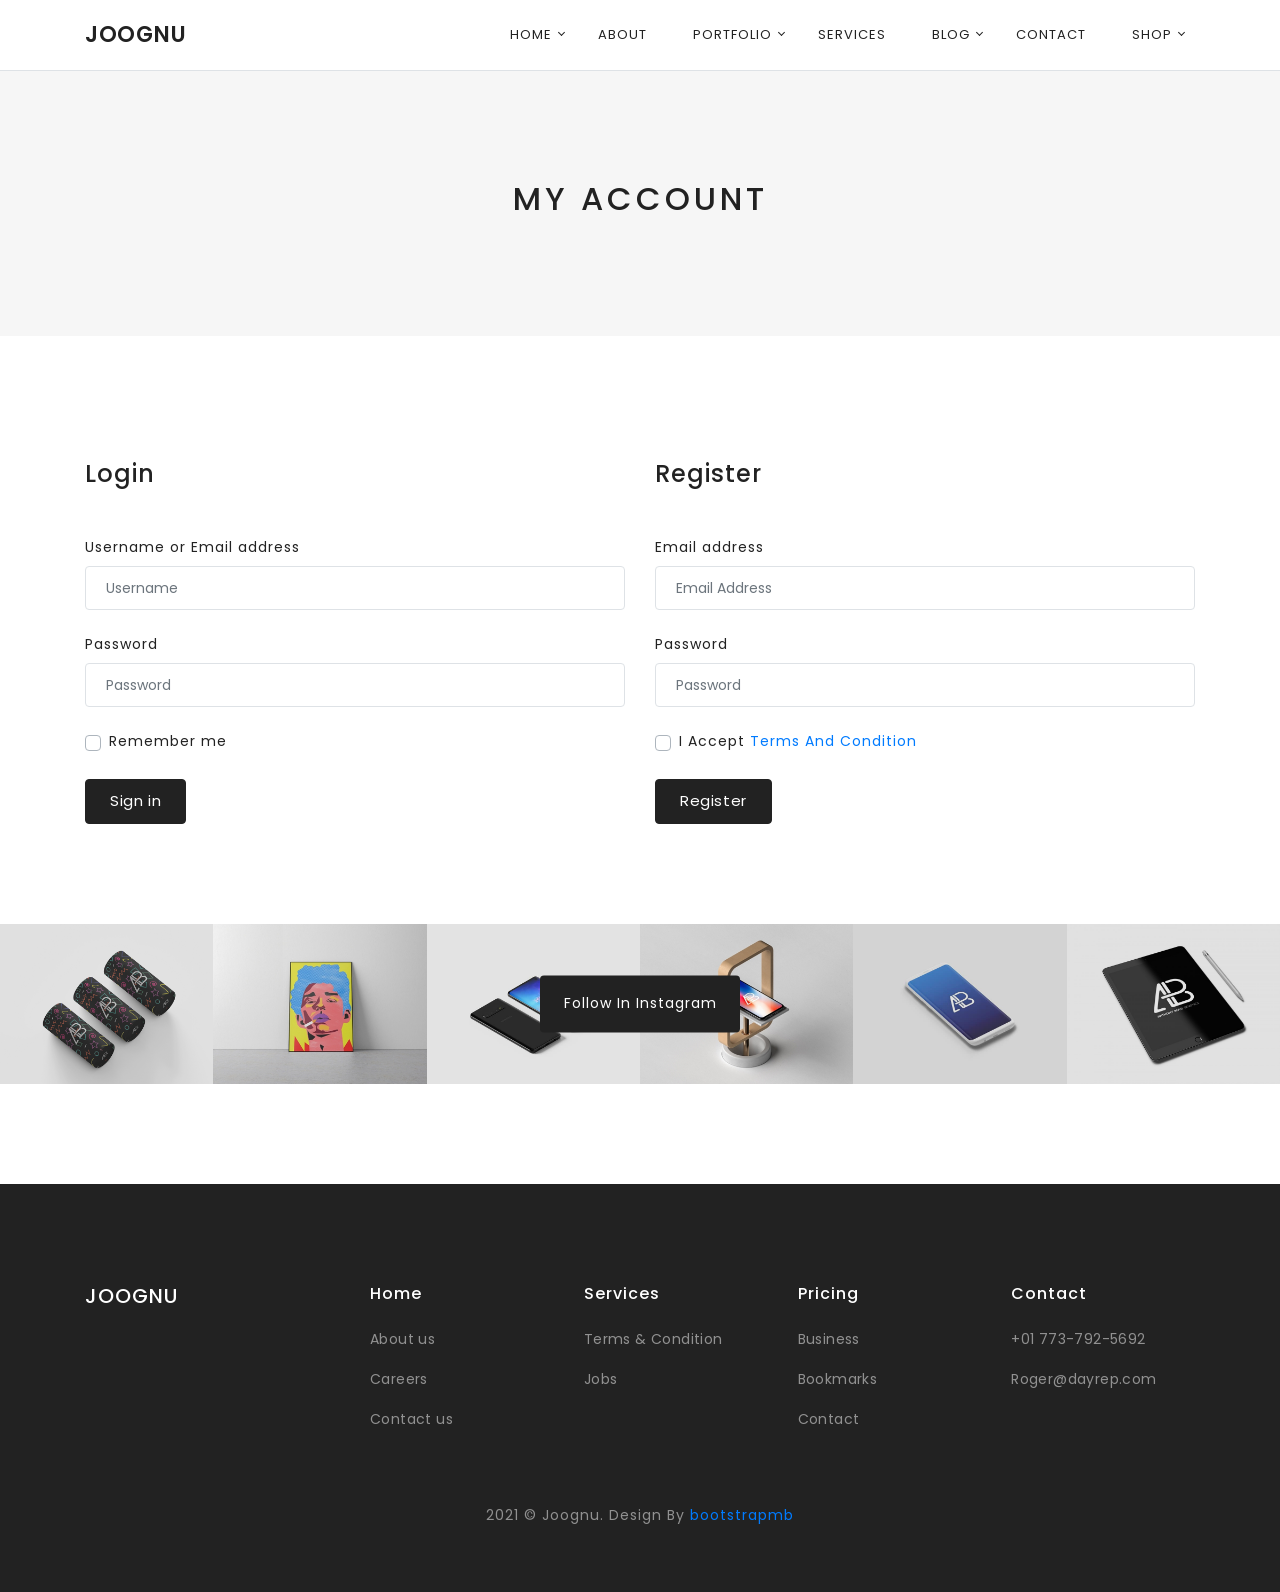
<file: my-account.html>
﻿<!DOCTYPE html>
<html lang="en">

<head>
    <meta charset="utf-8" />
    <title>Joognu | Responsive Bootstrap Landing Page Template</title>
    <meta name="viewport" content="width=device-width, initial-scale=1.0">
    <meta name="description" content="Premium Bootstrap 4 Landing Page Template" />
    <meta name="keywords" content="bootstrap 4, premium, marketing, multipurpose" />
    <meta content="Themesdesign" name="author" />
    <!-- favicon -->
    <link rel="shortcut icon" href="images/favicon.ico">

    <!-- css -->
    <link href="css/bootstrap.min.css" rel="stylesheet" type="text/css" />
    <link href="css/materialdesignicons.min.css" rel="stylesheet" type="text/css" />
    <link rel="stylesheet" type="text/css" href="css/pe-icon-7-stroke.css">

    <!-- magnific pop-up -->
    <link rel="stylesheet" type="text/css" href="css/magnific-popup.css" />

    <link href="css/style.css" rel="stylesheet" type="text/css" />

</head>

<body>

    <!-- START HEADER -->
    <header id="topnav" class="defaultscroll fixed-top navbar-sticky bg-white border-bottom">
        <div class="container">
            <!-- Logo container-->
            <div>
                <a href="" class="logo text-uppercase">
                            joognu
                                          </a>
            </div>
            <!-- End Logo container-->
            <div class="menu-extras">
                <div class="menu-item">
                    <!-- Mobile menu toggle-->
                    <a class="navbar-toggle">
                        <div class="lines">
                            <span></span>
                            <span></span>
                            <span></span>
                        </div>
                    </a>
                    <!-- End mobile menu toggle-->
                </div>
            </div>

            <div id="navigation">
                <!-- Navigation Menu-->
                <ul class="navigation-menu">

                    <li class="has-submenu">
                        <a href="#home">Home</a>
                        <span class="menu-arrow"></span>
                        <ul class="submenu">
                            <li>
                                <a href="home-light.html">Home Light</a>
                            </li>
                            <li>
                                <a href="home-image.html">Home Image</a>
                            </li>
                            <li>
                                <a href="home-dark.html">Home Dark</a>
                            </li>
                        </ul>
                    </li>

                    <li class="has-submenu">
                        <a href="about.html">About</a>
                    </li>

                    <li class="has-submenu">
                        <a href="#portfolio">Portfolio</a>
                        <span class="menu-arrow"></span>
                        <ul class="submenu">
                            <li>
                                <a href="portfolio-masonry.html">Masonry</a>
                            </li>
                            <li>
                                <a href="portfolio-grid.html">Grid</a>
                            </li>
                        </ul>
                    </li>

                    <li class="has-submenu">
                        <a href="services.html">Services</a>
                    </li>

                    <li class="has-submenu">
                        <a href="#blog">Blog</a>
                        <span class="menu-arrow"></span>
                        <ul class="submenu">

                            <li>
                                <a href="blog-classic.html">Classic</a>
                            </li>
                            <li>
                                <a href="blog-single.html">Single</a>
                            </li>
                            <li>
                                <a href="blog-grid.html">Grid</a>
                            </li>

                        </ul>
                    </li>

                    <li class="has-submenu">
                        <a href="contact.html">Contact</a>
                    </li>

                    <li class="has-submenu">
                        <a href="#shop">Shop</a>
                        <span class="menu-arrow"></span>
                        <ul class="submenu">
                            <li>
                                <a href="shop-layout.html">Shop Layout</a>
                            </li>
                            <li>
                                <a href="shop-details.html">Shop Details</a>
                            </li>
                            <li>
                                <a href="my-account.html">My Account</a>
                            </li>

                        </ul>
                    </li>

                </ul>
                <!-- End navigation menu-->
            </div>
        </div>
    </header>
    <!-- END HEADER -->

    <!-- START HEADING -->
    <section class="bg-title bg-light" id="home">
        <div class="container">
            <div class="row justify-content-center">
                <div class="col-lg-8">
                    <div class="text-center">
                        <h2 class="text-uppercase ls-4">My Account</h2>
                    </div>

                </div>
            </div>
        </div>
    </section>
    <!-- END HEADING -->

    <!-- START SHOP-DETAILS -->
    <section class="section pb-0">
        <div class="container">
            <div class="row">
                <div class="col-lg-6">
                    <h4 class="mt-4">Login</h4>
                    <form class="custom-form mt-5">
                        <div class="row">
                            <div class="col-lg-12">
                                <div class="form-group">
                                    <label>Username or Email address</label>
                                    <input name="name" id="username" type="text" class="form-control" placeholder="Username">
                                </div>
                            </div>
                        </div>

                        <div class="row mt-2">
                            <div class="col-lg-12">
                                <div class="form-group">
                                    <label>Password</label>
                                    <input type="password" class="form-control" id="password1" placeholder="Password">
                                </div>
                            </div>
                        </div>

                        <div class="custom-control custom-checkbox mt-2">
                            <input type="checkbox" class="custom-control-input" id="customCheck1">
                            <label class="custom-control-label" for="customCheck1">Remember me</label>
                        </div>

                        <div class="mt-4 pr-4">
                            <button class="btn btn-dark-custom">Sign in</button>
                        </div>

                    </form>
                </div>

                <div class="col-lg-6">
                    <h4 class="mt-4">Register</h4>
                    <form class="custom-form mt-5">
                        <div class="row">
                            <div class="col-lg-12">
                                <div class="form-group">
                                    <label>Email address</label>
                                    <input name="name" id="name" type="text" class="form-control" placeholder="Email Address">
                                </div>
                            </div>
                        </div>

                        <div class="row mt-2">
                            <div class="col-lg-12">
                                <div class="form-group">
                                    <label>Password</label>
                                    <input type="password" class="form-control" id="password2" placeholder="Password">
                                </div>
                            </div>
                        </div>

                        <div class="custom-control custom-checkbox mt-2">
                            <input type="checkbox" class="custom-control-input" id="customCheck2">
                            <label class="custom-control-label" for="customCheck2">I Accept <a href="#">Terms And Condition</a></label>
                        </div>

                        <div class="mt-4 pr-4">
                            <button class="btn btn-dark-custom">Register</button>
                        </div>

                    </form>

                </div>
            </div>
        </div>
    </section>
    <!-- END SHOP-DETAILS -->

    <!-- START INSTAGRAM -->
    <section class="section">
        <ul class="instagram mb-0">
            <li>
                <a href="#"><img src="images/portfolio/img-9.png" alt="" class="img-fluid"> </a>
            </li>
            <li>
                <a href="#"><img src="images/portfolio/img-10.png" alt="" class="img-fluid"> </a>
            </li>
            <li>
                <a href="#"><img src="images/portfolio/img-11.png" alt="" class="img-fluid"> </a>
            </li>
            <li>
                <a href="#"><img src="images/portfolio/img-12.png" alt="" class="img-fluid"> </a>
            </li>
            <li>
                <a href="#"><img src="images/portfolio/img-13.png" alt="" class="img-fluid"> </a>
            </li>
            <li>
                <a href="#"><img src="images/portfolio/img-14.png" alt="" class="img-fluid"> </a>
            </li>
        </ul>
        <div class="instagram-lable text-center">
            <a href="">
                <p class="text-white bg-dark rounded p-3 mb-0">Follow In Instagram</p>
            </a>
        </div>
    </section>
    <!-- END INSTAGRAM -->

    <!-- START FOOTER -->
    <section class="section bg-dark pb-5">
        <div class="container">
            <!-- start row -->
            <div class="row">
                <div class="col-lg-3">
                    <h5 class="text-uppercase text-white">Joognu</h5>
                </div>

                <div class="col-lg-9">
                    <div class="row">
                        <div class="col-lg-3">
                            <h6 class="text-white">Home</h6>
                            <ul class="list-unstyled footer-link mt-3">
                                <li><a href="">About us</a></li>
                                <li><a href="">Careers</a></li>
                                <li><a href="">Contact us</a></li>
                            </ul>
                        </div>

                        <div class="col-lg-3">
                            <h6 class="text-white">Services</h6>
                            <ul class="list-unstyled footer-link mt-3">
                                <li><a href="">Terms &amp; Condition</a></li>
                                <li><a href="">Jobs</a></li>
                            </ul>
                        </div>

                        <div class="col-lg-3">
                            <h6 class="text-white">Pricing</h6>
                            <ul class="list-unstyled footer-link mt-3">
                                <li><a href="">Business</a></li>
                                <li><a href="">Bookmarks</a></li>
                                <li><a href="">Contact</a></li>
                            </ul>
                        </div>

                        <div class="col-lg-3">
                            <h6 class="text-white">Contact</h6>
                            <ul class="list-unstyled footer-link mt-3">
                                <li><a href="">+01 773-792-5692</a></li>
                                <li><a href="">Roger@dayrep.com</a></li>
                            </ul>
                        </div>
                    </div>
                </div>
            </div>
            <!-- end row -->

            <!-- START FOOTER-AlT -->
            <div class="row mt-5">
                <div class="col-lg-12">
                    <p class="text-center text-white-50">2021 © Joognu. Design By <a href="http://www.bootstrapmb.com/">bootstrapmb</a></p>
                </div>
            </div>
            <!-- END FOOTER-ALT -->
        </div>
    </section>
    <!-- END FOOTER -->

    <!-- javascript -->
    <script src="js/jquery-3.6.0.min.js"></script>
    <script src="js/bootstrap.bundle.min.js"></script>
    <script src="js/jquery.easing.min.js"></script>
    <script src="js/scrollspy.min.js"></script>
    <!-- Portfolio -->
    <script src="js/jquery.magnific-popup.min.js"></script>
    <script src="js/isotope.js"></script>
    <script src="js/app.js"></script>
</body>

</html>
</file>
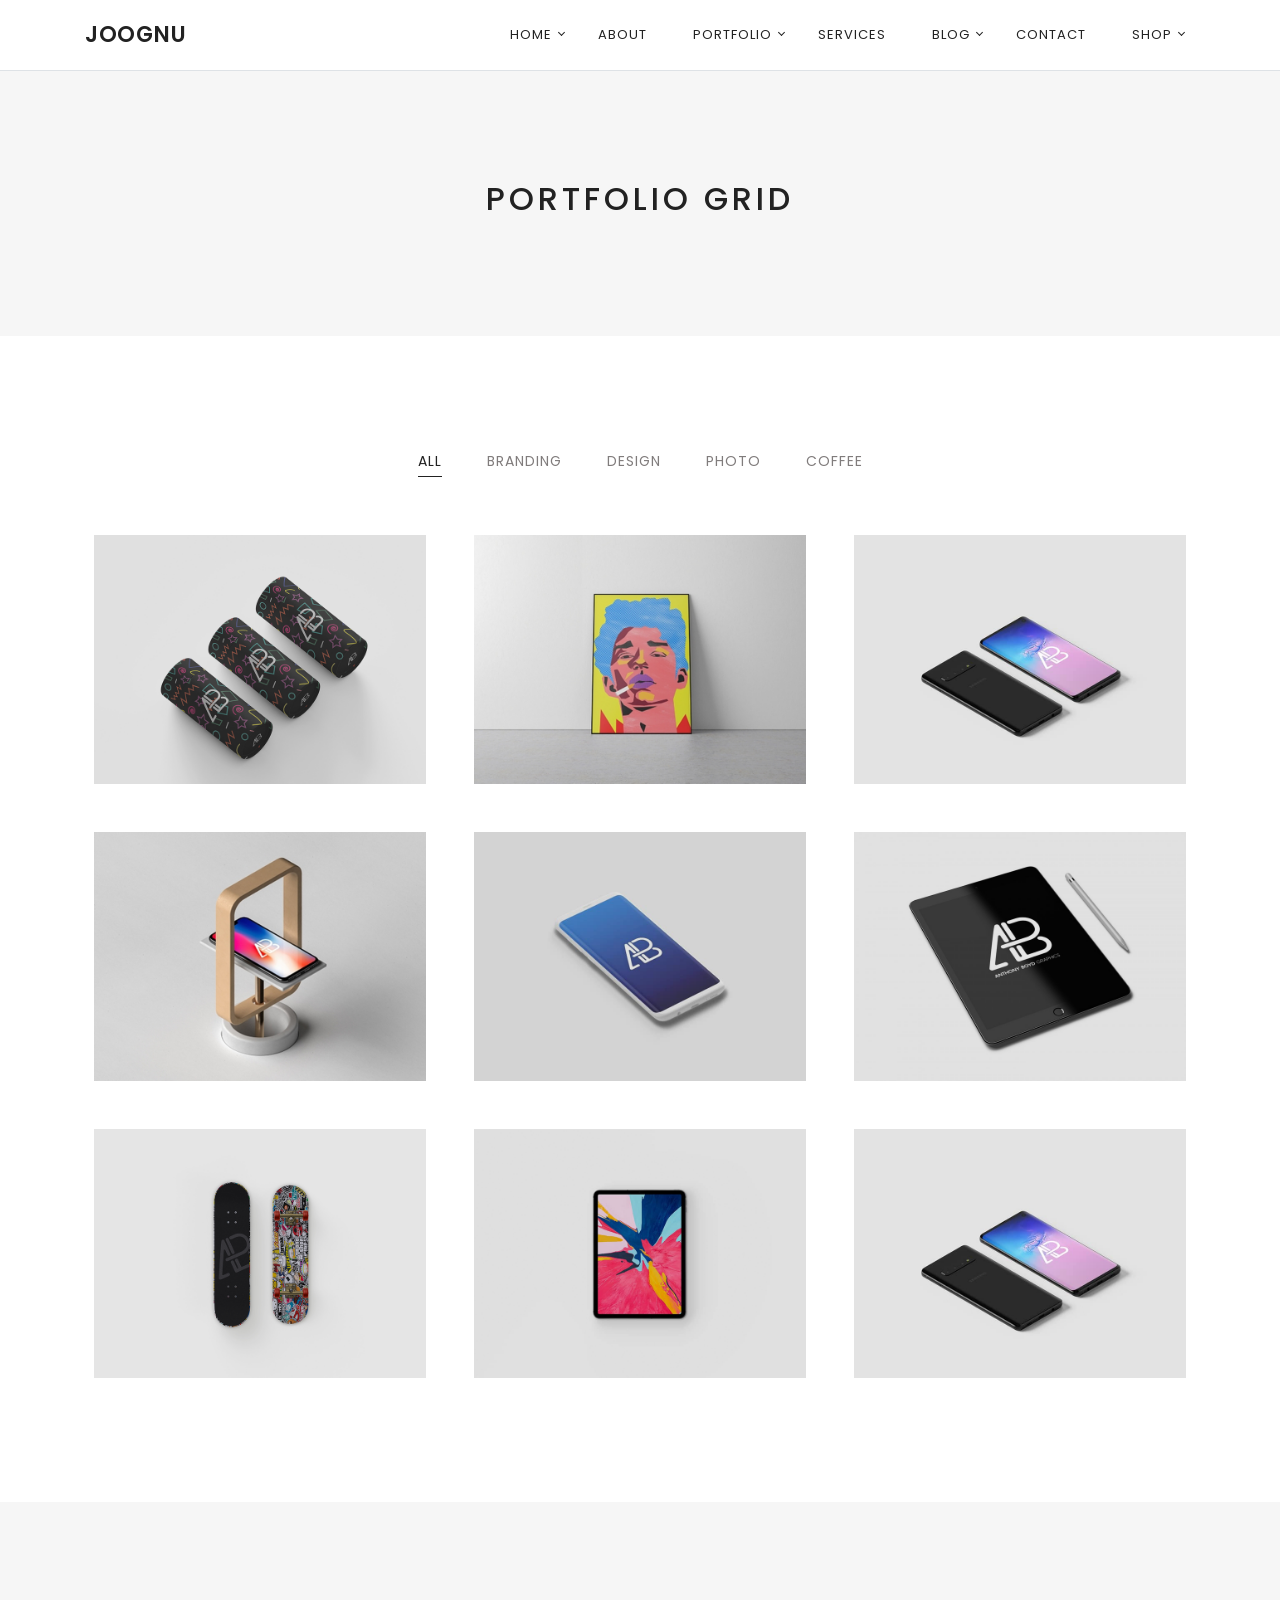
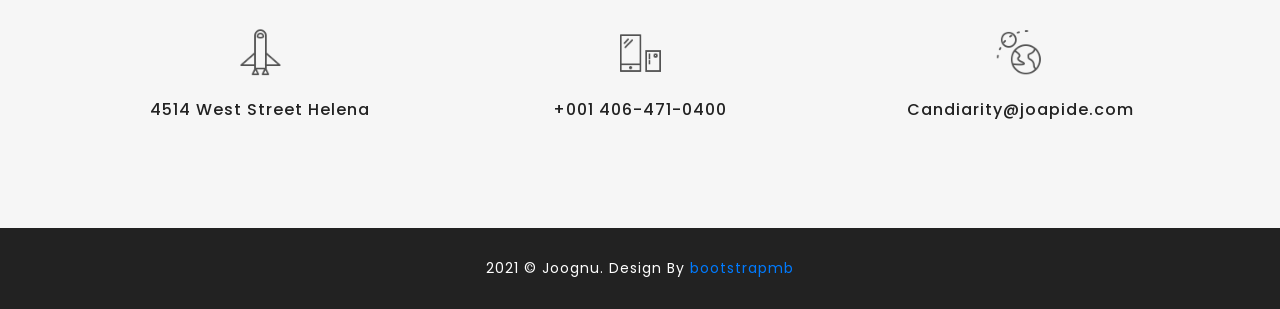
<file: portfolio-grid.html>
﻿<!DOCTYPE html>
<html lang="en">

<head>
    <meta charset="utf-8" />
    <title>joognu | Responsive Bootstrap Landing Page Template</title>
    <meta name="viewport" content="width=device-width, initial-scale=1.0">
    <meta name="description" content="Premium Bootstrap 4 Landing Page Template" />
    <meta name="keywords" content="bootstrap 4, premium, marketing, multipurpose" />
    <meta content="Themesdesign" name="author" />
    <!-- favicon -->
    <link rel="shortcut icon" href="images/favicon.ico">

    <!-- css -->
    <link href="css/bootstrap.min.css" rel="stylesheet" type="text/css" />
    <link href="css/materialdesignicons.min.css" rel="stylesheet" type="text/css" />
    <link rel="stylesheet" type="text/css" href="css/pe-icon-7-stroke.css">

    <!-- magnific pop-up -->
    <link rel="stylesheet" type="text/css" href="css/magnific-popup.css" />

    <link href="css/style.css" rel="stylesheet" type="text/css" />

</head>

<body>

    <!-- START HEADER -->
    <header id="topnav" class="defaultscroll fixed-top navbar-sticky bg-white border-bottom">
        <div class="container">
            <!-- Logo container-->
            <div>
                <a href="" class="logo text-uppercase">
                    joognu
                                  </a>
            </div>
            <!-- End Logo container-->
            <div class="menu-extras">
                <div class="menu-item">
                    <!-- Mobile menu toggle-->
                    <a class="navbar-toggle">
                        <div class="lines">
                            <span></span>
                            <span></span>
                            <span></span>
                        </div>
                    </a>
                    <!-- End mobile menu toggle-->
                </div>
            </div>

            <div id="navigation">
                <!-- Navigation Menu-->
                <ul class="navigation-menu">

                    <li class="has-submenu">
                        <a href="#home">Home</a>
                        <span class="menu-arrow"></span>
                        <ul class="submenu">
                            <li>
                                <a href="home-light.html">Home Light</a>
                            </li>
                            <li>
                                <a href="home-image.html">Home Image</a>
                            </li>
                            <li>
                                <a href="home-dark.html">Home Dark</a>
                            </li>
                        </ul>
                    </li>

                    <li class="has-submenu">
                        <a href="about.html">About</a>
                    </li>

                    <li class="has-submenu">
                        <a href="#portfolio">Portfolio</a>
                        <span class="menu-arrow"></span>
                        <ul class="submenu">
                            <li>
                                <a href="portfolio-masonry.html">Masonry</a>
                            </li>
                            <li>
                                <a href="portfolio-grid.html">Grid</a>
                            </li>
                        </ul>
                    </li>

                    <li class="has-submenu">
                        <a href="services.html">Services</a>
                    </li>

                    <li class="has-submenu">
                        <a href="#blog">Blog</a>
                        <span class="menu-arrow"></span>
                        <ul class="submenu">

                            <li>
                                <a href="blog-classic.html">Classic</a>
                            </li>
                            <li>
                                <a href="blog-single.html">Single</a>
                            </li>
                            <li>
                                <a href="blog-grid.html">Grid</a>
                            </li>

                        </ul>
                    </li>

                    <li class="has-submenu">
                        <a href="contact.html">Contact</a>
                    </li>

                    <li class="has-submenu">
                        <a href="#shop">Shop</a>
                        <span class="menu-arrow"></span>
                        <ul class="submenu">
                            <li>
                                <a href="shop-layout.html">Shop Layout</a>
                            </li>
                            <li>
                                <a href="shop-details.html">Shop Details</a>
                            </li>
                            <li>
                                <a href="my-account.html">My Account</a>
                            </li>

                        </ul>
                    </li>

                </ul>
                <!-- End navigation menu-->
            </div>
        </div>
    </header>
    <!-- END HEADER -->

    <!-- START HEADING -->
    <section class="bg-title bg-light" id="home">
        <div class="container">
            <div class="row justify-content-center">
                <div class="col-lg-8">
                    <div class="text-center">
                        <h2 class="text-uppercase ls-4">portfolio Grid</h2>
                    </div>

                </div>
            </div>
        </div>
    </section>
    <!-- END HEADING -->

    <!-- START PORTFOLIO -->
    <section class="section">
        <div class="container">
            <div class="row">
                <div class="col-lg-12">
                    <div class="text-center">
                        <ul class="col container-filter portfolioFilte list-unstyled mb-0" id="filter">
                            <li><a class="categories active" data-filter="*">All</a></li>
                            <li><a class="categories" data-filter=".branding">Branding</a></li>
                            <li><a class="categories" data-filter=".design">Design</a></li>
                            <li><a class="categories" data-filter=".photo">Photo</a></li>
                            <li><a class="categories" data-filter=".coffee">coffee</a></li>
                        </ul>
                    </div>
                </div>
            </div>

            <div class="port portfolio-masonry mt-4">
                <div class="portfolioContainer row photo">
                    <div class="col-lg-4 p-4 ">
                        <div class="item-box">
                            <a class="mfp-image" href="images/portfolio/img-9.png" title="Project Name">
                                <img class="item-container img-fluid" src="images/portfolio/img-9.png" alt="work-img" />
                                <div class="item-mask">
                                    <div class="item-caption">
                                        <p class="text-dark mb-0">Branding</p>
                                        <h6 class="text-dark mt-1 text-uppercase">Nonsensical content</h6>
                                    </div>
                                </div>
                            </a>
                        </div>
                    </div>

                    <div class="col-lg-4 p-4 branding coffee">
                        <div class="item-box">
                            <a class="mfp-image" href="images/portfolio/img-10.png" title="Project Name">
                                <img class="item-container img-fluid" src="images/portfolio/img-10.png" alt="work-img" />
                                <div class="item-mask">
                                    <div class="item-caption">
                                        <p class="text-dark mb-0">Coffee</p>
                                        <h6 class="text-dark mt-1 text-uppercase">PageMaker including</h6>
                                    </div>
                                </div>
                            </a>
                        </div>
                    </div>

                    <div class="col-lg-4 p-4 branding photo">
                        <div class="item-box">
                            <a class="mfp-image" href="images/portfolio/img-11.png" title="Project Name">
                                <img class="item-container img-fluid" src="images/portfolio/img-11.png" alt="work-img" />
                                <div class="item-mask">
                                    <div class="item-caption">
                                        <p class="text-dark mb-0">Lebles</p>
                                        <h6 class="text-dark mt-1 text-uppercase">Sometime Active</h6>
                                    </div>
                                </div>
                            </a>
                        </div>
                    </div>

                    <div class="col-lg-4 p-4 branding design photo">
                        <div class="item-box">
                            <a class="mfp-image" href="images/portfolio/img-12.png" title="Project Name">
                                <img class="item-container img-fluid" src="images/portfolio/img-12.png" alt="work-img" />
                                <div class="item-mask">
                                    <div class="item-caption">
                                        <p class="text-dark mb-0">Card</p>
                                        <h6 class="text-dark mt-1 text-uppercase">Therefore Always</h6>
                                    </div>
                                </div>
                            </a>
                        </div>
                    </div>

                    <div class="col-lg-4 p-4 design photo">
                        <div class="item-box">
                            <a class="mfp-image" href="images/portfolio/img-13.png" title="Project Name">
                                <img class="item-container img-fluid" src="images/portfolio/img-13.png" alt="work-img" />
                                <div class="item-mask">
                                    <div class="item-caption">
                                        <p class="text-dark mb-0">Pepers</p>
                                        <h6 class="text-dark mt-1 text-uppercase">Therefore Always</h6>
                                    </div>
                                </div>
                            </a>
                        </div>
                    </div>

                    <div class="col-lg-4 p-4 branding design coffee">
                        <div class="item-box">
                            <a class="mfp-image" href="images/portfolio/img-14.png" title="Project Name">
                                <img class="item-container img-fluid" src="images/portfolio/img-14.png" alt="work-img" />
                                <div class="item-mask">
                                    <div class="item-caption">
                                        <p class="text-dark mb-0">Bottle</p>
                                        <h6 class="text-dark mt-1 text-uppercase">Therefore Always</h6>
                                    </div>
                                </div>
                            </a>
                        </div>
                    </div>

                    <div class="col-lg-4 p-4 branding design">
                        <div class="item-box">
                            <a class="mfp-image" href="images/portfolio/img-15.png" title="Project Name">
                                <img class="item-container img-fluid" src="images/portfolio/img-15.png" alt="work-img" />
                                <div class="item-mask">
                                    <div class="item-caption">
                                        <p class="text-dark mb-0">Watch</p>
                                        <h6 class="text-dark mt-1 text-uppercase">Sometime Active</h6>
                                    </div>
                                </div>
                            </a>
                        </div>
                    </div>

                    <div class="col-lg-4 p-4 branding design photo coffee">
                        <div class="item-box">
                            <a class="mfp-image" href="images/portfolio/img-16.png" title="Project Name">
                                <img class="item-container img-fluid" src="images/portfolio/img-16.png" alt="work-img" />
                                <div class="item-mask">
                                    <div class="item-caption">
                                        <p class="text-dark mb-0">Milk</p>
                                        <h6 class="text-dark mt-1 text-uppercase">Sometime Active</h6>
                                    </div>
                                </div>
                            </a>
                        </div>
                    </div>

                    <div class="col-lg-4 p-4 design photo">
                        <div class="item-box">
                            <a class="mfp-image" href="images/portfolio/img-17.png" title="Project Name">
                                <img class="item-container img-fluid" src="images/portfolio/img-17.png" alt="work-img" />
                                <div class="item-mask">
                                    <div class="item-caption">
                                        <p class="text-dark mb-0">Pepers</p>
                                        <h6 class="text-dark mt-1 text-uppercase">Therefore Always</h6>
                                    </div>
                                </div>
                            </a>
                        </div>
                    </div>
                </div>
            </div>
        </div>
    </section>
    <!-- END PORTFOLIO -->

  <!-- START CONTACT -->
  <section class="section bg-light">
    <div class="container">
        <div class="row">
            <div class="col-lg-4">
                <div class="text-center mt-4">
                    <div class="services-img">
                        <img src="images/icons/spaceship.png" alt="">
                    </div>
                    <h6 class="mt-4">4514 West Street Helena</h6>
                </div>
            </div>

            <div class="col-lg-4">
                <div class="text-center mt-4">
                    <div class="services-img">
                        <img src="images/icons/mobilepay.png" alt="">
                    </div>
                    <h6 class="mt-4">+001 406-471-0400</h6>
                </div>
            </div>

            <div class="col-lg-4">
                <div class="text-center mt-4">
                    <div class="services-img">
                        <img src="images/icons/earth.png" alt="">
                    </div>
                    <h6 class="mt-4">Candiarity@joapide.com</h6>
                </div>
            </div>

        </div>

    </div>
</section>
<!-- END CONTACT -->

<!-- FOOTER-ALT -->
<footer class="pt-1 pb-1 bg-dark">
    <div class="container">
        <div class="row">
            <div class="col-lg-12">
                <div class="pt-4 pb-4 text-center">
                    <p class="text-white mb-0">2021 © Joognu. Design By <a href="http://www.bootstrapmb.com/">bootstrapmb</a></p>
                </div>
            </div>

        </div>
    </div>
</footer>
<!-- FOOTER-ALT -->

    <!-- javascript -->
    <script src="js/jquery-3.6.0.min.js"></script>
    <script src="js/bootstrap.bundle.min.js"></script>
    <script src="js/jquery.easing.min.js"></script>
    <script src="js/scrollspy.min.js"></script>
    <!-- Portfolio -->
    <script src="js/jquery.magnific-popup.min.js"></script>
    <script src="js/isotope.js"></script>
    <script src="js/app.js"></script>
</body>

</html>
</file>
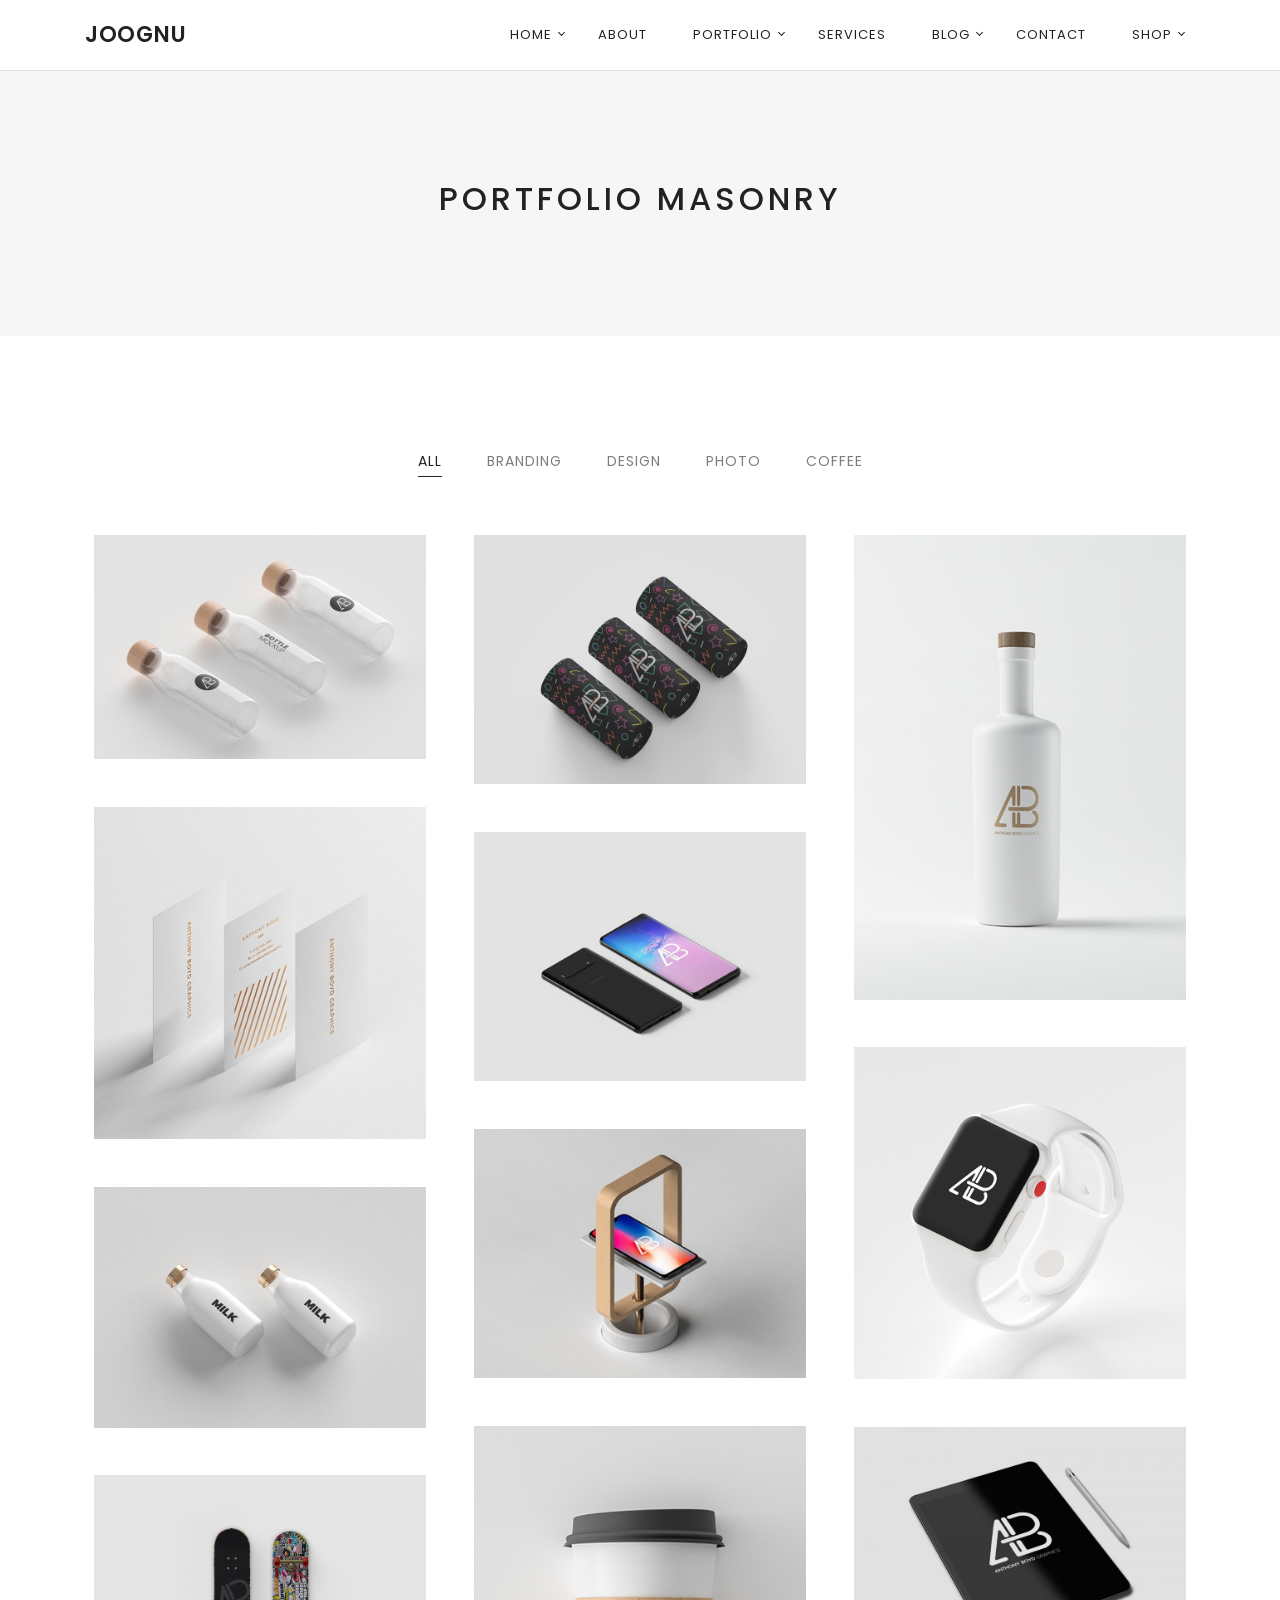
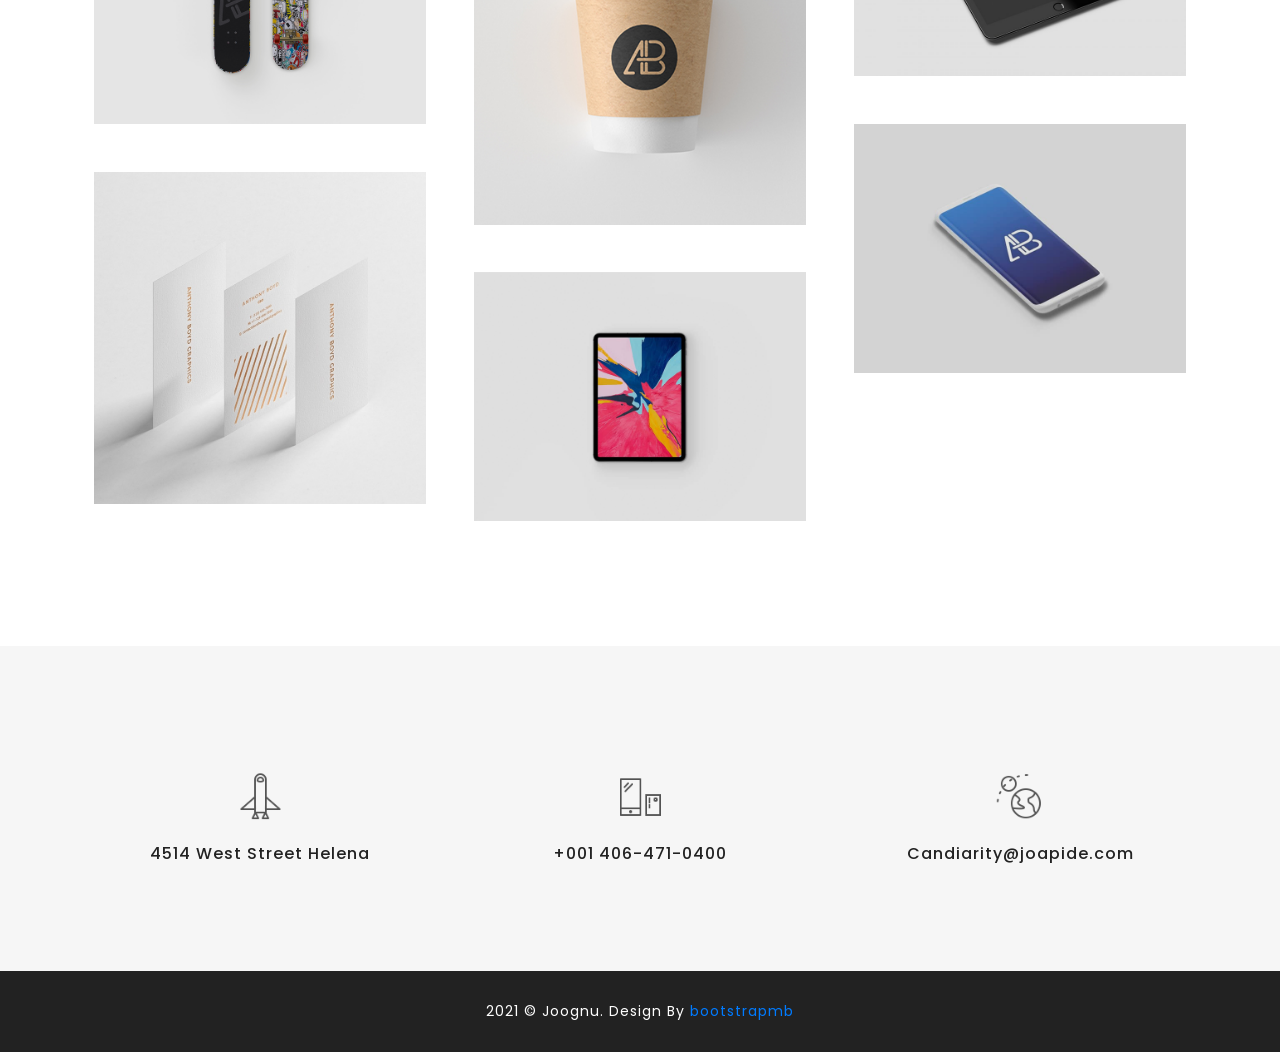
<file: portfolio-masonry.html>
﻿<!DOCTYPE html>
<html lang="en">

<head>
    <meta charset="utf-8" />
    <title>joognu | Responsive Bootstrap Landing Page Template</title>
    <meta name="viewport" content="width=device-width, initial-scale=1.0">
    <meta name="description" content="Premium Bootstrap 4 Landing Page Template" />
    <meta name="keywords" content="bootstrap 4, premium, marketing, multipurpose" />
    <meta content="Themesdesign" name="author" />
    <!-- favicon -->
    <link rel="shortcut icon" href="images/favicon.ico">

    <!-- css -->
    <link href="css/bootstrap.min.css" rel="stylesheet" type="text/css" />
    <link href="css/materialdesignicons.min.css" rel="stylesheet" type="text/css" />
    <link rel="stylesheet" type="text/css" href="css/pe-icon-7-stroke.css">

    <!-- magnific pop-up -->
    <link rel="stylesheet" type="text/css" href="css/magnific-popup.css" />

    <link href="css/style.css" rel="stylesheet" type="text/css" />

</head>

<body>

    <!-- START HEADER -->
    <header id="topnav" class="defaultscroll fixed-top navbar-sticky bg-white border-bottom">
        <div class="container">
            <!-- Logo container-->
            <div>
                <a href="" class="logo text-uppercase">
                    joognu
                                  </a>
            </div>
            <!-- End Logo container-->
            <div class="menu-extras">
                <div class="menu-item">
                    <!-- Mobile menu toggle-->
                    <a class="navbar-toggle">
                        <div class="lines">
                            <span></span>
                            <span></span>
                            <span></span>
                        </div>
                    </a>
                    <!-- End mobile menu toggle-->
                </div>
            </div>

            <div id="navigation">
                <!-- Navigation Menu-->
                <ul class="navigation-menu">

                    <li class="has-submenu">
                        <a href="#home">Home</a>
                        <span class="menu-arrow"></span>
                        <ul class="submenu">
                            <li>
                                <a href="home-light.html">Home Light</a>
                            </li>
                            <li>
                                <a href="home-image.html">Home Image</a>
                            </li>
                            <li>
                                <a href="home-dark.html">Home Dark</a>
                            </li>
                        </ul>
                    </li>

                    <li class="has-submenu">
                        <a href="about.html">About</a>
                    </li>

                    <li class="has-submenu">
                        <a href="#portfolio">Portfolio</a>
                        <span class="menu-arrow"></span>
                        <ul class="submenu">
                            <li>
                                <a href="portfolio-masonry.html">Masonry</a>
                            </li>
                            <li>
                                <a href="portfolio-grid.html">Grid</a>
                            </li>
                        </ul>
                    </li>

                    <li class="has-submenu">
                        <a href="services.html">Services</a>
                    </li>

                    <li class="has-submenu">
                        <a href="#blog">Blog</a>
                        <span class="menu-arrow"></span>
                        <ul class="submenu">

                            <li>
                                <a href="blog-classic.html">Classic</a>
                            </li>
                            <li>
                                <a href="blog-single.html">Single</a>
                            </li>
                            <li>
                                <a href="blog-grid.html">Grid</a>
                            </li>

                        </ul>
                    </li>

                    <li class="has-submenu">
                        <a href="contact.html">Contact</a>
                    </li>

                    <li class="has-submenu">
                        <a href="#shop">Shop</a>
                        <span class="menu-arrow"></span>
                        <ul class="submenu">
                            <li>
                                <a href="shop-layout.html">Shop Layout</a>
                            </li>
                            <li>
                                <a href="shop-details.html">Shop Details</a>
                            </li>
                            <li>
                                <a href="my-account.html">My Account</a>
                            </li>

                        </ul>
                    </li>

                </ul>
                <!-- End navigation menu-->
            </div>
        </div>
    </header>
    <!-- END HEADER -->

    <!-- START HEADING -->
    <section class="bg-title bg-light" id="home">
        <div class="container">
            <div class="row justify-content-center">
                <div class="col-lg-8">
                    <div class="text-center">
                        <h2 class="text-uppercase ls-4">portfolio Masonry</h2>
                    </div>

                </div>
            </div>
        </div>
    </section>
    <!-- END HEADING -->

    <!-- START PORTFOLIO -->
    <section class="section">
        <div class="container">
            <div class="row">
                <div class="col-lg-12">
                    <div class="text-center">
                        <ul class="col container-filter portfolioFilte list-unstyled mb-0" id="filter">
                            <li><a class="categories active" data-filter="*">All</a></li>
                            <li><a class="categories" data-filter=".branding">Branding</a></li>
                            <li><a class="categories" data-filter=".design">Design</a></li>
                            <li><a class="categories" data-filter=".photo">Photo</a></li>
                            <li><a class="categories" data-filter=".coffee">coffee</a></li>
                        </ul>
                    </div>
                </div>
            </div>

            <div class="port portfolio-masonry mt-4">
                <div class="portfolioContainer row photo">
                    <div class="col-lg-4 p-4 ">
                        <div class="item-box">
                            <a class="mfp-image" href="images/portfolio/img-1.png" title="Project Name">
                                <img class="item-container img-fluid" src="images/portfolio/img-1.png" alt="work-img" />
                                <div class="item-mask">
                                    <div class="item-caption">
                                        <p class="text-dark mb-0">Branding</p>
                                        <h6 class="text-dark mt-1 text-uppercase">Nonsensical content</h6>
                                    </div>
                                </div>
                            </a>
                        </div>
                    </div>

                    <div class="col-lg-4 p-4 branding coffee">
                        <div class="item-box">
                            <a class="mfp-image" href="images/portfolio/img-9.png" title="Project Name">
                                <img class="item-container img-fluid" src="images/portfolio/img-9.png" alt="work-img" />
                                <div class="item-mask">
                                    <div class="item-caption">
                                        <p class="text-dark mb-0">Coffee</p>
                                        <h6 class="text-dark mt-1 text-uppercase">PageMaker including</h6>
                                    </div>
                                </div>
                            </a>
                        </div>
                    </div>

                    <div class="col-lg-4 p-4 branding photo">
                        <div class="item-box">
                            <a class="mfp-image" href="images/portfolio/img-7.png" title="Project Name">
                                <img class="item-container img-fluid" src="images/portfolio/img-7.png" alt="work-img" />
                                <div class="item-mask">
                                    <div class="item-caption">
                                        <p class="text-dark mb-0">Lebles</p>
                                        <h6 class="text-dark mt-1 text-uppercase">Sometime Active</h6>
                                    </div>
                                </div>
                            </a>
                        </div>
                    </div>

                    <div class="col-lg-4 p-4 branding design photo">
                        <div class="item-box">
                            <a class="mfp-image" href="images/portfolio/img-5.png" title="Project Name">
                                <img class="item-container img-fluid" src="images/portfolio/img-5.png" alt="work-img" />
                                <div class="item-mask">
                                    <div class="item-caption">
                                        <p class="text-dark mb-0">Card</p>
                                        <h6 class="text-dark mt-1 text-uppercase">Therefore Always</h6>
                                    </div>
                                </div>
                            </a>
                        </div>
                    </div>

                    <div class="col-lg-4 p-4 design photo">
                        <div class="item-box">
                            <a class="mfp-image" href="images/portfolio/img-11.png" title="Project Name">
                                <img class="item-container img-fluid" src="images/portfolio/img-11.png" alt="work-img" />
                                <div class="item-mask">
                                    <div class="item-caption">
                                        <p class="text-dark mb-0">Pepers</p>
                                        <h6 class="text-dark mt-1 text-uppercase">Therefore Always</h6>
                                    </div>
                                </div>
                            </a>
                        </div>
                    </div>

                    <div class="col-lg-4 p-4 branding design coffee">
                        <div class="item-box">
                            <a class="mfp-image" href="images/portfolio/img-4.png" title="Project Name">
                                <img class="item-container img-fluid" src="images/portfolio/img-4.png" alt="work-img" />
                                <div class="item-mask">
                                    <div class="item-caption">
                                        <p class="text-dark mb-0">Bottle</p>
                                        <h6 class="text-dark mt-1 text-uppercase">Therefore Always</h6>
                                    </div>
                                </div>
                            </a>
                        </div>
                    </div>

                    <div class="col-lg-4 p-4 branding design">
                        <div class="item-box">
                            <a class="mfp-image" href="images/portfolio/img-12.png" title="Project Name">
                                <img class="item-container img-fluid" src="images/portfolio/img-12.png" alt="work-img" />
                                <div class="item-mask">
                                    <div class="item-caption">
                                        <p class="text-dark mb-0">Watch</p>
                                        <h6 class="text-dark mt-1 text-uppercase">Sometime Active</h6>
                                    </div>
                                </div>
                            </a>
                        </div>
                    </div>

                    <div class="col-lg-4 p-4 branding design photo coffee">
                        <div class="item-box">
                            <a class="mfp-image" href="images/portfolio/img-6.png" title="Project Name">
                                <img class="item-container img-fluid" src="images/portfolio/img-6.png" alt="work-img" />
                                <div class="item-mask">
                                    <div class="item-caption">
                                        <p class="text-dark mb-0">Milk</p>
                                        <h6 class="text-dark mt-1 text-uppercase">Sometime Active</h6>
                                    </div>
                                </div>
                            </a>
                        </div>
                    </div>

                    <div class="col-lg-4 p-4 branding photo">
                        <div class="item-box">
                            <a class="mfp-image" href="images/portfolio/img-8.png" title="Project Name">
                                <img class="item-container img-fluid" src="images/portfolio/img-8.png" alt="work-img" />
                                <div class="item-mask">
                                    <div class="item-caption">
                                        <p class="text-dark mb-0">Lebles</p>
                                        <h6 class="text-dark mt-1 text-uppercase">Sometime Active</h6>
                                    </div>
                                </div>
                            </a>
                        </div>
                    </div>

                    <div class="col-lg-4 p-4 branding design photo">
                        <div class="item-box">
                            <a class="mfp-image" href="images/portfolio/img-14.png" title="Project Name">
                                <img class="item-container img-fluid" src="images/portfolio/img-14.png" alt="work-img" />
                                <div class="item-mask">
                                    <div class="item-caption">
                                        <p class="text-dark mb-0">Card</p>
                                        <h6 class="text-dark mt-1 text-uppercase">Therefore Always</h6>
                                    </div>
                                </div>
                            </a>
                        </div>
                    </div>

                    <div class="col-lg-4 p-4 design photo">
                        <div class="item-box">
                            <a class="mfp-image" href="images/portfolio/img-15.png" title="Project Name">
                                <img class="item-container img-fluid" src="images/portfolio/img-15.png" alt="work-img" />
                                <div class="item-mask">
                                    <div class="item-caption">
                                        <p class="text-dark mb-0">Pepers</p>
                                        <h6 class="text-dark mt-1 text-uppercase">Therefore Always</h6>
                                    </div>
                                </div>
                            </a>
                        </div>
                    </div>
                    <div class="col-lg-4 p-4 branding design photo">
                        <div class="item-box">
                            <a class="mfp-image" href="images/portfolio/img-13.png" title="Project Name">
                                <img class="item-container img-fluid" src="images/portfolio/img-13.png" alt="work-img" />
                                <div class="item-mask">
                                    <div class="item-caption">
                                        <p class="text-dark mb-0">Card</p>
                                        <h6 class="text-dark mt-1 text-uppercase">Therefore Always</h6>
                                    </div>
                                </div>
                            </a>
                        </div>
                    </div>

                    <div class="col-lg-4 p-4 design photo">
                        <div class="item-box">
                            <a class="mfp-image" href="images/portfolio/img-5.png" title="Project Name">
                                <img class="item-container img-fluid" src="images/portfolio/img-5.png" alt="work-img" />
                                <div class="item-mask">
                                    <div class="item-caption">
                                        <p class="text-dark mb-0">Pepers</p>
                                        <h6 class="text-dark mt-1 text-uppercase">Therefore Always</h6>
                                    </div>
                                </div>
                            </a>
                        </div>
                    </div>

                    <div class="col-lg-4 p-4 branding design coffee">
                        <div class="item-box">
                            <a class="mfp-image" href="images/portfolio/img-16.png" title="Project Name">
                                <img class="item-container img-fluid" src="images/portfolio/img-16.png" alt="work-img" />
                                <div class="item-mask">
                                    <div class="item-caption">
                                        <p class="text-dark mb-0">Bottle</p>
                                        <h6 class="text-dark mt-1 text-uppercase">Therefore Always</h6>
                                    </div>
                                </div>
                            </a>
                        </div>
                    </div>
                </div>
            </div>
        </div>
    </section>
    <!-- END PORTFOLIO -->

   <!-- START CONTACT -->
   <section class="section bg-light">
    <div class="container">
        <div class="row">
            <div class="col-lg-4">
                <div class="text-center mt-4">
                    <div class="services-img">
                        <img src="images/icons/spaceship.png" alt="">
                    </div>
                    <h6 class="mt-4">4514 West Street Helena</h6>
                </div>
            </div>

            <div class="col-lg-4">
                <div class="text-center mt-4">
                    <div class="services-img">
                        <img src="images/icons/mobilepay.png" alt="">
                    </div>
                    <h6 class="mt-4">+001 406-471-0400</h6>
                </div>
            </div>

            <div class="col-lg-4">
                <div class="text-center mt-4">
                    <div class="services-img">
                        <img src="images/icons/earth.png" alt="">
                    </div>
                    <h6 class="mt-4">Candiarity@joapide.com</h6>
                </div>
            </div>

        </div>

    </div>
</section>
<!-- END CONTACT -->

<!-- FOOTER-ALT -->
<footer class="pt-1 pb-1 bg-dark">
    <div class="container">
        <div class="row">
            <div class="col-lg-12">
                <div class="pt-4 pb-4 text-center">
                    <p class="text-white mb-0">2021 © Joognu. Design By <a href="http://www.bootstrapmb.com/">bootstrapmb</a></p>
                </div>
            </div>

        </div>
    </div>
</footer>
<!-- FOOTER-ALT -->

    <!-- javascript -->
    <script src="js/jquery-3.6.0.min.js"></script>
    <script src="js/bootstrap.bundle.min.js"></script>
    <script src="js/jquery.easing.min.js"></script>
    <script src="js/scrollspy.min.js"></script>
    <!-- Portfolio -->
    <script src="js/jquery.magnific-popup.min.js"></script>
    <script src="js/isotope.js"></script>
    <script src="js/app.js"></script>
</body>

</html>
</file>
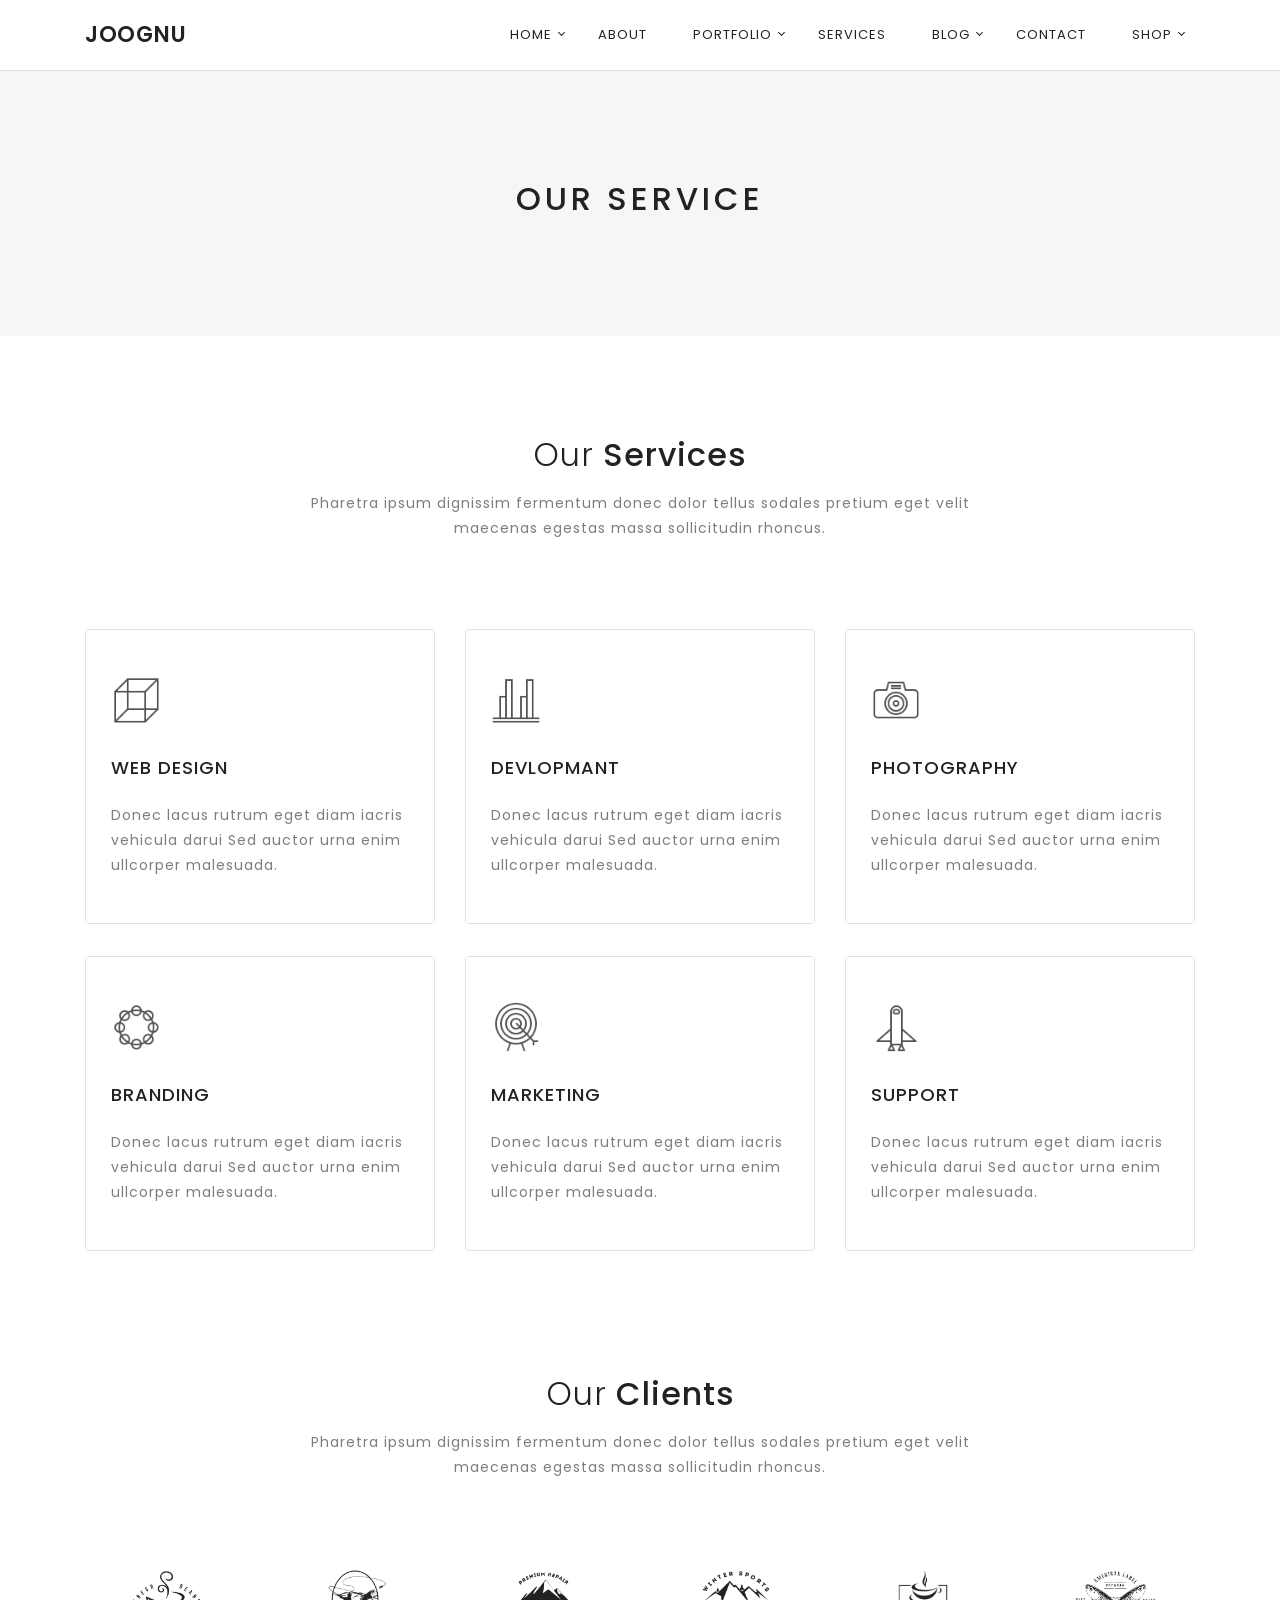
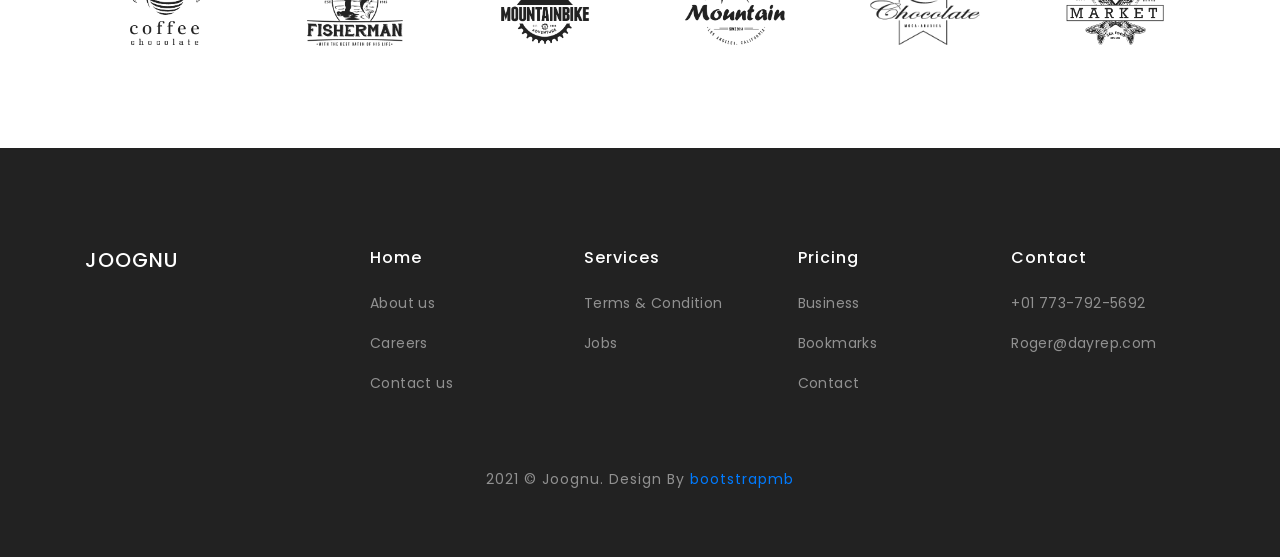
<file: services.html>
﻿<!DOCTYPE html>
<html lang="en">

<head>
    <meta charset="utf-8" />
    <title>Joognu | Responsive Bootstrap Landing Page Template</title>
    <meta name="viewport" content="width=device-width, initial-scale=1.0">
    <meta name="description" content="Premium Bootstrap 4 Landing Page Template" />
    <meta name="keywords" content="bootstrap 4, premium, marketing, multipurpose" />
    <meta content="Themesdesign" name="author" />
    <!-- favicon -->
    <link rel="shortcut icon" href="images/favicon.ico">

    <!-- css -->
    <link href="css/bootstrap.min.css" rel="stylesheet" type="text/css" />
    <link href="css/materialdesignicons.min.css" rel="stylesheet" type="text/css" />
    <link rel="stylesheet" type="text/css" href="css/pe-icon-7-stroke.css">

    <!-- magnific pop-up -->
    <link rel="stylesheet" type="text/css" href="css/magnific-popup.css" />

    <link href="css/style.css" rel="stylesheet" type="text/css" />

</head>

<body>

    <!-- START HEADER -->
    <header id="topnav" class="defaultscroll fixed-top navbar-sticky bg-white border-bottom">
        <div class="container">
            <!-- Logo container-->
            <div>
                <a href="" class="logo text-uppercase">
                            joognu
                                          </a>
            </div>
            <!-- End Logo container-->
            <div class="menu-extras">
                <div class="menu-item">
                    <!-- Mobile menu toggle-->
                    <a class="navbar-toggle">
                        <div class="lines">
                            <span></span>
                            <span></span>
                            <span></span>
                        </div>
                    </a>
                    <!-- End mobile menu toggle-->
                </div>
            </div>

            <div id="navigation">
                <!-- Navigation Menu-->
                <ul class="navigation-menu">

                    <li class="has-submenu">
                        <a href="#home">Home</a>
                        <span class="menu-arrow"></span>
                        <ul class="submenu">
                            <li>
                                <a href="home-light.html">Home Light</a>
                            </li>
                            <li>
                                <a href="home-image.html">Home Image</a>
                            </li>
                            <li>
                                <a href="home-dark.html">Home Dark</a>
                            </li>
                        </ul>
                    </li>

                    <li class="has-submenu">
                        <a href="about.html">About</a>
                    </li>

                    <li class="has-submenu">
                        <a href="#portfolio">Portfolio</a>
                        <span class="menu-arrow"></span>
                        <ul class="submenu">
                            <li>
                                <a href="portfolio-masonry.html">Masonry</a>
                            </li>
                            <li>
                                <a href="portfolio-grid.html">Grid</a>
                            </li>
                        </ul>
                    </li>

                    <li class="has-submenu">
                        <a href="services.html">Services</a>
                    </li>

                    <li class="has-submenu">
                        <a href="#blog">Blog</a>
                        <span class="menu-arrow"></span>
                        <ul class="submenu">

                            <li>
                                <a href="blog-classic.html">Classic</a>
                            </li>
                            <li>
                                <a href="blog-single.html">Single</a>
                            </li>
                            <li>
                                <a href="blog-grid.html">Grid</a>
                            </li>

                        </ul>
                    </li>

                    <li class="has-submenu">
                        <a href="contact.html">Contact</a>
                    </li>

                    <li class="has-submenu">
                        <a href="#shop">Shop</a>
                        <span class="menu-arrow"></span>
                        <ul class="submenu">
                            <li>
                                <a href="shop-layout.html">Shop Layout</a>
                            </li>
                            <li>
                                <a href="shop-details.html">Shop Details</a>
                            </li>
                            <li>
                                <a href="my-account.html">My Account</a>
                            </li>

                        </ul>
                    </li>

                </ul>
                <!-- End navigation menu-->
            </div>
        </div>
    </header>
    <!-- END HEADER -->

    <!-- START HEADING -->
    <section class="bg-title bg-light" id="home">
        <div class="container">
            <div class="row justify-content-center">
                <div class="col-lg-8">
                    <div class="text-center">
                        <h2 class="text-uppercase ls-4">Our Service</h2>
                    </div>

                </div>
            </div>
        </div>
    </section>
    <!-- END HEADING -->

    <!-- START SERVICES -->
    <section class="section">
        <div class="container">
            <div class="row">
                <div class="col-lg-12">
                    <div class="text-center">
                        <h2><span class="font-weight-300">Our</span> Services</h2>
                        <p class="text-muted mt-3">Pharetra ipsum dignissim fermentum donec dolor tellus sodales pretium eget velit
                            <br> maecenas egestas massa sollicitudin rhoncus.</p>
                    </div>
                </div>
            </div>

            <div class="row mt-5">
                <div class="col-lg-4">
                    <div class="services-box rounded mt-4 border">
                        <div class="services-img">
                            <img src="images/icons/3d.png" class="img-fluid" alt="">
                        </div>
                        <h5 class="text-uppercase f-18 mt-4 pt-2">Web Design</h5>
                        <p class="text-muted mt-4 mb-0">
                            Donec lacus rutrum eget diam iacris vehicula darui Sed auctor urna enim ullcorper malesuada.
                        </p>
                    </div>
                </div>

                <div class="col-lg-4">
                    <div class="services-box rounded mt-4 border">
                        <div class="services-img">
                            <img src="images/icons/growing.png" class="img-fluid" alt="">
                        </div>
                        <h5 class="text-uppercase f-18 mt-4 pt-2">Devlopmant</h5>
                        <p class="text-muted mt-4 mb-0">
                            Donec lacus rutrum eget diam iacris vehicula darui Sed auctor urna enim ullcorper malesuada.
                        </p>
                    </div>
                </div>

                <div class="col-lg-4">

                    <div class="services-box rounded mt-4 border">
                        <div class="services-img">
                            <img src="images/icons/moderncam.png" class="img-fluid" alt="">
                        </div>
                        <h5 class="text-uppercase f-18 mt-4 pt-2">Photography</h5>
                        <p class="text-muted mt-4 mb-0">
                            Donec lacus rutrum eget diam iacris vehicula darui Sed auctor urna enim ullcorper malesuada.
                        </p>
                    </div>
                </div>
            </div>

            <div class="row mt-2">
                <div class="col-lg-4">
                    <div class="services-box rounded mt-4 border">
                        <div class="services-img">
                            <img src="images/icons/tamburine.png" class="img-fluid" alt="">
                        </div>
                        <h5 class="text-uppercase f-18 mt-4 pt-2">Branding</h5>
                        <p class="text-muted mt-4 mb-0">
                            Donec lacus rutrum eget diam iacris vehicula darui Sed auctor urna enim ullcorper malesuada.
                        </p>
                    </div>
                </div>

                <div class="col-lg-4">

                    <div class="services-box rounded mt-4 border">
                        <div class="services-img">
                            <img src="images/icons/dartstarget.png" class="img-fluid" alt="">
                        </div>
                        <h5 class="text-uppercase f-18 mt-4 pt-2">Marketing</h5>
                        <p class="text-muted mt-4 mb-0">
                            Donec lacus rutrum eget diam iacris vehicula darui Sed auctor urna enim ullcorper malesuada.
                        </p>
                    </div>
                </div>

                <div class="col-lg-4">
                    <div class="services-box rounded mt-4 border">
                        <div class="services-img">
                            <img src="images/icons/spaceship.png" class="img-fluid" alt="">
                        </div>
                        <h5 class="text-uppercase f-18 mt-4 pt-2">support</h5>
                        <p class="text-muted mt-4 mb-0">
                            Donec lacus rutrum eget diam iacris vehicula darui Sed auctor urna enim ullcorper malesuada.
                        </p>
                    </div>
                </div>
            </div>
        </div>
    </section>
    <!-- END SERVICES -->

    <!-- START CLIENT-LOGO -->
    <section class="section pt-0">
        <div class="container">
            <div class="row">
                <div class="col-lg-12">
                    <div class="text-center mt-4">
                        <h2><span class="font-weight-300">Our</span> Clients</h2>
                        <p class="text-muted mt-3">Pharetra ipsum dignissim fermentum donec dolor tellus sodales pretium eget velit
                            <br> maecenas egestas massa sollicitudin rhoncus.</p>
                    </div>
                </div>
            </div>

            <div class="row mt-5">
                <div class="col-lg-2">
                    <div class="client-box mt-4 text-center">
                        <img src="images/client-logo/img-1.png" class="img-fluid" alt="">
                    </div>
                </div>
                <div class="col-lg-2">
                    <div class="client-box mt-4 text-center">
                        <img src="images/client-logo/img-2.png" class="img-fluid" alt="">
                    </div>
                </div>
                <div class="col-lg-2">
                    <div class="client-box mt-4 text-center">
                        <img src="images/client-logo/img-3.png" class="img-fluid" alt="">
                    </div>
                </div>
                <div class="col-lg-2">
                    <div class="client-box mt-4 text-center">
                        <img src="images/client-logo/img-4.png" class="img-fluid" alt="">
                    </div>
                </div>
                <div class="col-lg-2">
                    <div class="client-box mt-4 text-center">
                        <img src="images/client-logo/img-5.png" class="img-fluid" alt="">
                    </div>
                </div>
                <div class="col-lg-2">
                    <div class="client-box mt-4 text-center">
                        <img src="images/client-logo/img-6.png" class="img-fluid" alt="">
                    </div>
                </div>
            </div>
        </div>
    </section>
    <!-- END CLIENT-LOGO -->

    <!-- START FOOTER -->
    <section class="section bg-dark pb-5">
        <div class="container">
            <!-- start row -->
            <div class="row">
                <div class="col-lg-3">
                    <h5 class="text-uppercase text-white">Joognu</h5>
                </div>

                <div class="col-lg-9">
                    <div class="row">
                        <div class="col-lg-3">
                            <h6 class="text-white">Home</h6>
                            <ul class="list-unstyled footer-link mt-3">
                                <li><a href="">About us</a></li>
                                <li><a href="">Careers</a></li>
                                <li><a href="">Contact us</a></li>
                            </ul>
                        </div>

                        <div class="col-lg-3">
                            <h6 class="text-white">Services</h6>
                            <ul class="list-unstyled footer-link mt-3">
                                <li><a href="">Terms &amp; Condition</a></li>
                                <li><a href="">Jobs</a></li>
                            </ul>
                        </div>

                        <div class="col-lg-3">
                            <h6 class="text-white">Pricing</h6>
                            <ul class="list-unstyled footer-link mt-3">
                                <li><a href="">Business</a></li>
                                <li><a href="">Bookmarks</a></li>
                                <li><a href="">Contact</a></li>
                            </ul>
                        </div>

                        <div class="col-lg-3">
                            <h6 class="text-white">Contact</h6>
                            <ul class="list-unstyled footer-link mt-3">
                                <li><a href="">+01 773-792-5692</a></li>
                                <li><a href="">Roger@dayrep.com</a></li>
                            </ul>
                        </div>
                    </div>
                </div>
            </div>
            <!-- end row -->

            <!-- START FOOTER-AlT -->
            <div class="row mt-5">
                <div class="col-lg-12">
                    <p class="text-center text-white-50">2021 © Joognu. Design By <a href="http://www.bootstrapmb.com/">bootstrapmb</a></p>
                </div>
            </div>
            <!-- END FOOTER-ALT -->
        </div>
    </section>
    <!-- END FOOTER -->

    <!-- javascript -->
    <script src="js/jquery-3.6.0.min.js"></script>
    <script src="js/bootstrap.bundle.min.js"></script>
    <script src="js/jquery.easing.min.js"></script>
    <script src="js/scrollspy.min.js"></script>
    <!-- Portfolio -->
    <script src="js/jquery.magnific-popup.min.js"></script>
    <script src="js/isotope.js"></script>
    <script src="js/app.js"></script>
</body>

</html>
</file>
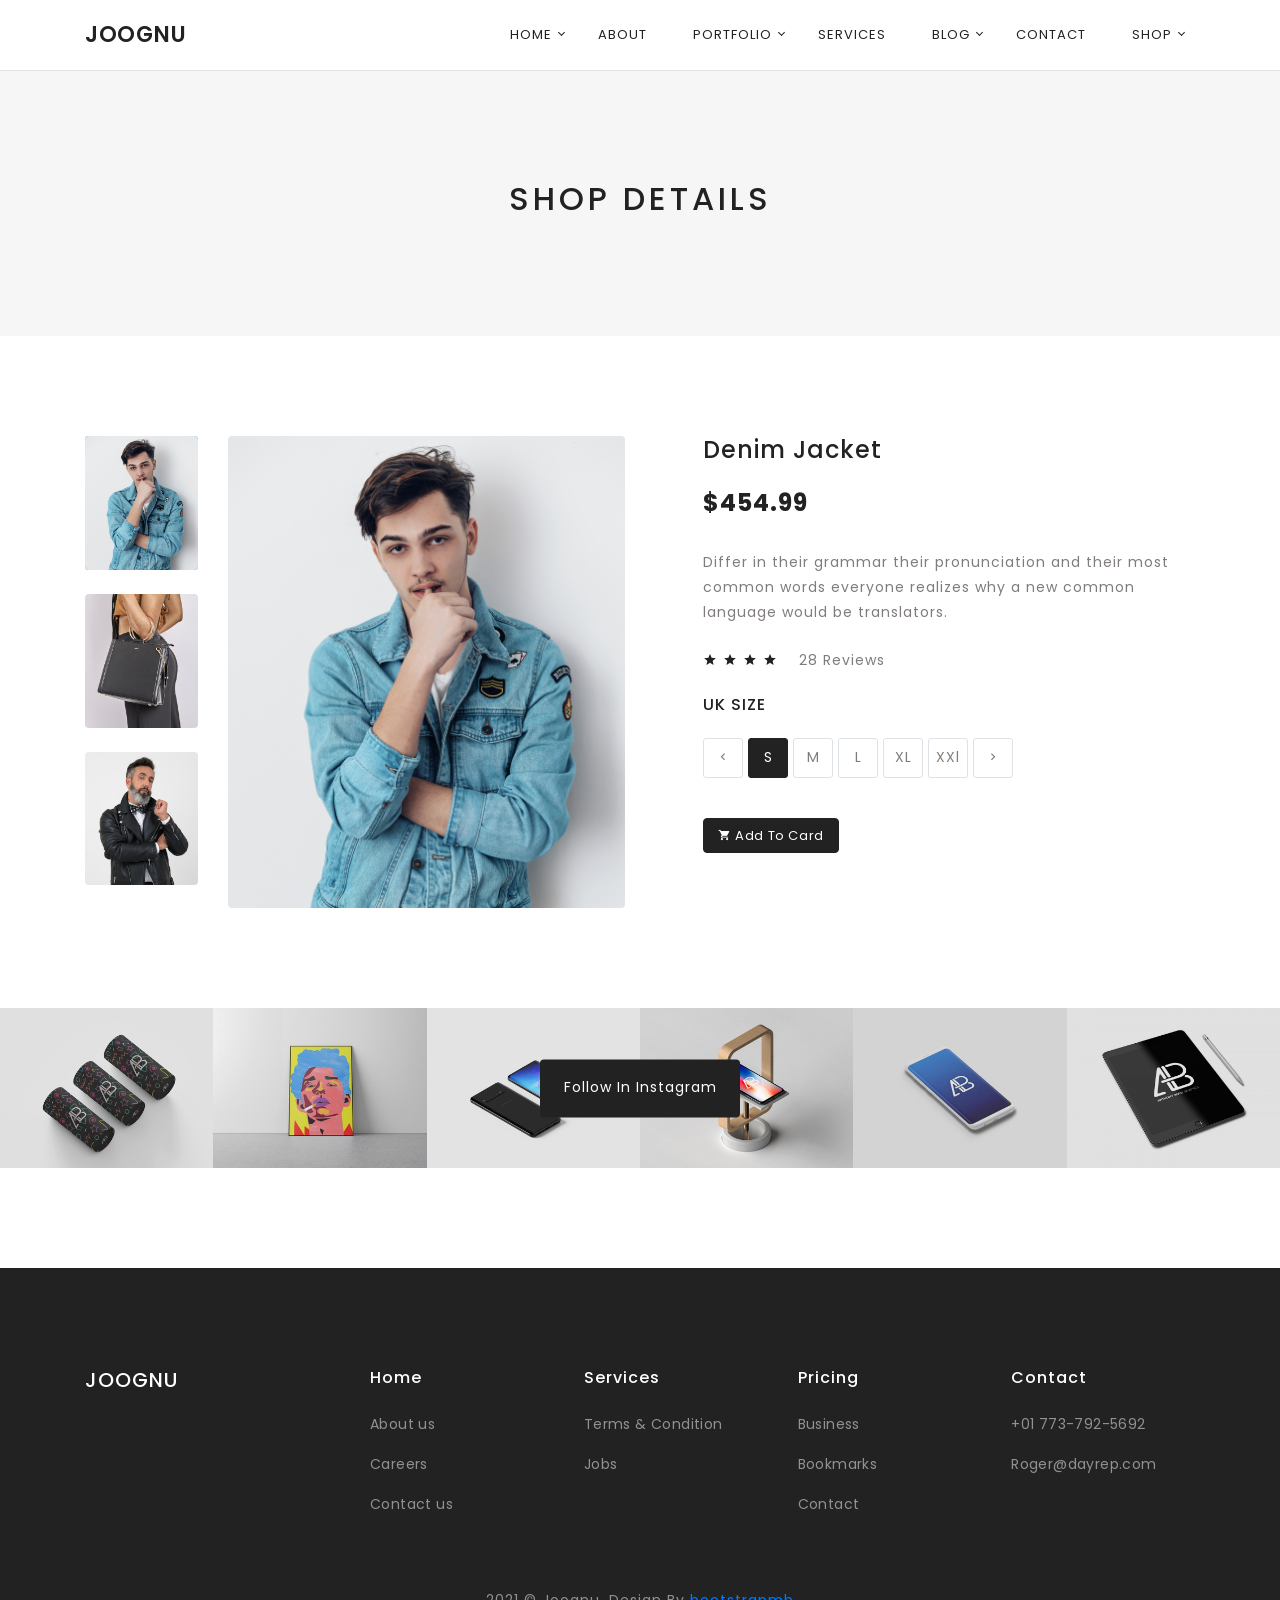
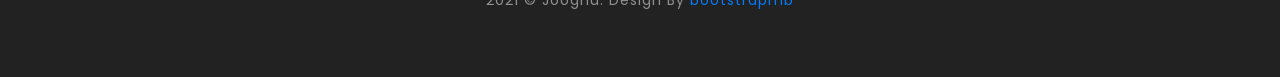
<file: shop-details.html>
﻿<!DOCTYPE html>
<html lang="en">

<head>
    <meta charset="utf-8" />
    <title>Joognu | Responsive Bootstrap Landing Page Template</title>
    <meta name="viewport" content="width=device-width, initial-scale=1.0">
    <meta name="description" content="Premium Bootstrap 4 Landing Page Template" />
    <meta name="keywords" content="bootstrap 4, premium, marketing, multipurpose" />
    <meta content="Themesdesign" name="author" />
    <!-- favicon -->
    <link rel="shortcut icon" href="images/favicon.ico">

    <!-- css -->
    <link href="css/bootstrap.min.css" rel="stylesheet" type="text/css" />
    <link href="css/materialdesignicons.min.css" rel="stylesheet" type="text/css" />
    <link rel="stylesheet" type="text/css" href="css/pe-icon-7-stroke.css">

    <!-- magnific pop-up -->
    <link rel="stylesheet" type="text/css" href="css/magnific-popup.css" />

    <link href="css/style.css" rel="stylesheet" type="text/css" />

</head>

<body>

    <!-- START HEADER -->
    <header id="topnav" class="defaultscroll fixed-top navbar-sticky bg-white border-bottom">
        <div class="container">
            <!-- Logo container-->
            <div>
                <a href="" class="logo text-uppercase">
                            joognu
                                          </a>
            </div>
            <!-- End Logo container-->
            <div class="menu-extras">
                <div class="menu-item">
                    <!-- Mobile menu toggle-->
                    <a class="navbar-toggle">
                        <div class="lines">
                            <span></span>
                            <span></span>
                            <span></span>
                        </div>
                    </a>
                    <!-- End mobile menu toggle-->
                </div>
            </div>

            <div id="navigation">
                <!-- Navigation Menu-->
                <ul class="navigation-menu">

                    <li class="has-submenu">
                        <a href="#home">Home</a>
                        <span class="menu-arrow"></span>
                        <ul class="submenu">
                            <li>
                                <a href="home-light.html">Home Light</a>
                            </li>
                            <li>
                                <a href="home-image.html">Home Image</a>
                            </li>
                            <li>
                                <a href="home-dark.html">Home Dark</a>
                            </li>
                        </ul>
                    </li>

                    <li class="has-submenu">
                        <a href="about.html">About</a>
                    </li>

                    <li class="has-submenu">
                        <a href="#portfolio">Portfolio</a>
                        <span class="menu-arrow"></span>
                        <ul class="submenu">
                            <li>
                                <a href="portfolio-masonry.html">Masonry</a>
                            </li>
                            <li>
                                <a href="portfolio-grid.html">Grid</a>
                            </li>
                        </ul>
                    </li>

                    <li class="has-submenu">
                        <a href="services.html">Services</a>
                    </li>

                    <li class="has-submenu">
                        <a href="#blog">Blog</a>
                        <span class="menu-arrow"></span>
                        <ul class="submenu">

                            <li>
                                <a href="blog-classic.html">Classic</a>
                            </li>
                            <li>
                                <a href="blog-single.html">Single</a>
                            </li>
                            <li>
                                <a href="blog-grid.html">Grid</a>
                            </li>

                        </ul>
                    </li>

                    <li class="has-submenu">
                        <a href="contact.html">Contact</a>
                    </li>

                    <li class="has-submenu">
                        <a href="#shop">Shop</a>
                        <span class="menu-arrow"></span>
                        <ul class="submenu">
                            <li>
                                <a href="shop-layout.html">Shop Layout</a>
                            </li>
                            <li>
                                <a href="shop-details.html">Shop Details</a>
                            </li>
                            <li>
                                <a href="my-account.html">My Account</a>
                            </li>

                        </ul>
                    </li>

                </ul>
                <!-- End navigation menu-->
            </div>
        </div>
    </header>
    <!-- END HEADER -->

    <!-- START HEADING -->
    <section class="bg-title bg-light" id="home">
        <div class="container">
            <div class="row justify-content-center">
                <div class="col-lg-8">
                    <div class="text-center">
                        <h2 class="text-uppercase ls-4">Shop Details</h2>
                    </div>

                </div>
            </div>
        </div>
    </section>
    <!-- END HEADING -->

    <!-- START SHOP-DETAILS -->
    <section class="section pb-0">
        <div class="container">
            <div class="row">
                <div class="col-lg-6">
                    <div class="prod-detai-imgs">
                        <div class="row">
                            <div class="col-lg-3">
                                <div class="nav flex-column nav-pills" id="v-pills-tab" role="tablist" aria-orientation="vertical">
                                    <a class="nav-link active show p-0" id="product-1-tab" data-toggle="pill" href="#product-1" role="tab" aria-controls="product-1" aria-selected="false">
                                        <img src="images/shop/img-1.png" alt="" class="img-fluid mx-auto d-block rounded">
                                    </a>
                                    <a class="nav-link mt-4 p-0" id="product-2-tab" data-toggle="pill" href="#product-2" role="tab" aria-controls="product-2" aria-selected="false">
                                        <img src="images/shop/img-2.png" alt="" class="img-fluid mx-auto d-block rounded">
                                    </a>
                                    <a class="nav-link mt-4 p-0" id="product-3-tab" data-toggle="pill" href="#product-3" role="tab" aria-controls="product-3" aria-selected="true">
                                        <img src="images/shop/img-3.png" alt="" class="img-fluid mx-auto d-block rounded">
                                    </a>
                                </div>
                            </div>

                            <div class="col-lg-9">
                                <div class="tab-content" id="v-pills-tabContent">
                                    <div class="tab-pane fade active show" id="product-1" role="tabpanel">
                                        <div>
                                            <img src="images/shop/img-1.png" alt="" class="img-fluid mx-auto d-block rounded">
                                        </div>
                                    </div>
                                    <div class="tab-pane fade" id="product-2" role="tabpanel">
                                        <div>
                                            <img src="images/shop/img-2.png" alt="" class="img-fluid mx-auto d-block rounded">
                                        </div>
                                    </div>
                                    <div class="tab-pane fade" id="product-3" role="tabpanel">
                                        <div>
                                            <img src="images/shop/img-3.png" alt="" class="img-fluid mx-auto d-block rounded">
                                        </div>
                                    </div>
                                </div>
                            </div>

                        </div>
                    </div>
                </div>
                <div class="col-lg-6">
                    <div class="pl-5">

                        <h4>Denim Jacket</h4>
                        <h4 class="mt-4"><b>$454.99</b><span class="text-muted mr-2 f-15 pl-4"></span> </h4>
                        <p class="text-muted  mt-4 pt-2">Differ in their grammar their pronunciation and their most common words everyone realizes why a new common language would be translators.</p>

                        <div class="mt-4">
                            <span class="mdi mdi-star"></span>
                            <span class="mdi mdi-star"></span>
                            <span class="mdi mdi-star"></span>
                            <span class="mdi mdi-star"></span>
                            <span class="text-muted pl-3">28 Reviews</span>
                        </div>

                        <h6 class="text-uppercase mt-4">UK Size</h6>

                        <ul class="pagination mt-4">
                            <li class="next"><a href="#"><i class="mdi mdi-chevron-left"></i></a></li>
                            <li class="active"><a href="#">S</a></li>
                            <li><a href="#">M</a></li>
                            <li><a href="#">L</a></li>
                            <li><a href="#">XL</a></li>
                            <li><a href="#">XXl</a></li>
                            <li class="prev"><a href="#"><i class="mdi mdi-chevron-right"></i></a></li>
                        </ul>

                        <div class="mt-4 pt-3">
                            <a href="" class="btn btn-md btn-dark-custom"><i class="mdi mdi-cart"></i> Add To Card</a>
                        </div>
                    </div>
                </div>
            </div>
            <!-- end row -->
            <!-- end card -->
        </div>
    </section>
    <!-- END SHOP-DETAILS -->

    <!-- START INSTAGRAM -->
    <section class="section">
        <ul class="instagram mb-0">
            <li>
                <a href="#"><img src="images/portfolio/img-9.png" alt="" class="img-fluid"> </a>
            </li>
            <li>
                <a href="#"><img src="images/portfolio/img-10.png" alt="" class="img-fluid"> </a>
            </li>
            <li>
                <a href="#"><img src="images/portfolio/img-11.png" alt="" class="img-fluid"> </a>
            </li>
            <li>
                <a href="#"><img src="images/portfolio/img-12.png" alt="" class="img-fluid"> </a>
            </li>
            <li>
                <a href="#"><img src="images/portfolio/img-13.png" alt="" class="img-fluid"> </a>
            </li>
            <li>
                <a href="#"><img src="images/portfolio/img-14.png" alt="" class="img-fluid"> </a>
            </li>
        </ul>
        <div class="instagram-lable text-center">
            <a href="">
                <p class="text-white bg-dark rounded p-3 mb-0">Follow In Instagram</p>
            </a>
        </div>
    </section>
    <!-- END INSTAGRAM -->

    <!-- START FOOTER -->
    <section class="section bg-dark pb-5">
        <div class="container">
            <!-- start row -->
            <div class="row">
                <div class="col-lg-3">
                    <h5 class="text-uppercase text-white">Joognu</h5>
                </div>

                <div class="col-lg-9">
                    <div class="row">
                        <div class="col-lg-3">
                            <h6 class="text-white">Home</h6>
                            <ul class="list-unstyled footer-link mt-3">
                                <li><a href="">About us</a></li>
                                <li><a href="">Careers</a></li>
                                <li><a href="">Contact us</a></li>
                            </ul>
                        </div>

                        <div class="col-lg-3">
                            <h6 class="text-white">Services</h6>
                            <ul class="list-unstyled footer-link mt-3">
                                <li><a href="">Terms &amp; Condition</a></li>
                                <li><a href="">Jobs</a></li>
                            </ul>
                        </div>

                        <div class="col-lg-3">
                            <h6 class="text-white">Pricing</h6>
                            <ul class="list-unstyled footer-link mt-3">
                                <li><a href="">Business</a></li>
                                <li><a href="">Bookmarks</a></li>
                                <li><a href="">Contact</a></li>
                            </ul>
                        </div>

                        <div class="col-lg-3">
                            <h6 class="text-white">Contact</h6>
                            <ul class="list-unstyled footer-link mt-3">
                                <li><a href="">+01 773-792-5692</a></li>
                                <li><a href="">Roger@dayrep.com</a></li>
                            </ul>
                        </div>
                    </div>
                </div>
            </div>
            <!-- end row -->

            <!-- START FOOTER-AlT -->
            <div class="row mt-5">
                <div class="col-lg-12">
                    <p class="text-center text-white-50">2021 © Joognu. Design By <a href="http://www.bootstrapmb.com/">bootstrapmb</a></p>
                </div>
            </div>
            <!-- END FOOTER-ALT -->
        </div>
    </section>
    <!-- END FOOTER -->

    <!-- javascript -->
    <script src="js/jquery-3.6.0.min.js"></script>
    <script src="js/bootstrap.bundle.min.js"></script>
    <script src="js/jquery.easing.min.js"></script>
    <script src="js/scrollspy.min.js"></script>
    <!-- Portfolio -->
    <script src="js/jquery.magnific-popup.min.js"></script>
    <script src="js/isotope.js"></script>
    <script src="js/app.js"></script>
</body>

</html>
</file>
<file: css/pe-icon-7-stroke.css>
@font-face {
	font-family: 'Pe-icon-7-stroke';
	src:url('../fonts/Pe-icon-7-stroke.eot?d7yf1v');
	src:url('../fonts/Pe-icon-7-stroke.eot?#iefixd7yf1v') format('embedded-opentype'),
		url('../fonts/Pe-icon-7-stroke.woff?d7yf1v') format('woff'),
		url('../fonts/Pe-icon-7-stroke.ttf?d7yf1v') format('truetype'),
		url('../fonts/Pe-icon-7-stroke.svg?d7yf1v#Pe-icon-7-stroke') format('svg');
	font-weight: normal;
	font-style: normal;
}

[class^="pe-7s-"], [class*=" pe-7s-"] {
	display: inline-block;
	font-family: 'Pe-icon-7-stroke';
	speak: none;
	font-style: normal;
	font-weight: normal;
	font-variant: normal;
	text-transform: none;
	line-height: 1;

	/* Better Font Rendering =========== */
	-webkit-font-smoothing: antialiased;
	-moz-osx-font-smoothing: grayscale;
}

.pe-7s-album:before {
	content: "\e6aa";
}
.pe-7s-arc:before {
	content: "\e6ab";
}
.pe-7s-back-2:before {
	content: "\e6ac";
}
.pe-7s-bandaid:before {
	content: "\e6ad";
}
.pe-7s-car:before {
	content: "\e6ae";
}
.pe-7s-diamond:before {
	content: "\e6af";
}
.pe-7s-door-lock:before {
	content: "\e6b0";
}
.pe-7s-eyedropper:before {
	content: "\e6b1";
}
.pe-7s-female:before {
	content: "\e6b2";
}
.pe-7s-gym:before {
	content: "\e6b3";
}
.pe-7s-hammer:before {
	content: "\e6b4";
}
.pe-7s-headphones:before {
	content: "\e6b5";
}
.pe-7s-helm:before {
	content: "\e6b6";
}
.pe-7s-hourglass:before {
	content: "\e6b7";
}
.pe-7s-leaf:before {
	content: "\e6b8";
}
.pe-7s-magic-wand:before {
	content: "\e6b9";
}
.pe-7s-male:before {
	content: "\e6ba";
}
.pe-7s-map-2:before {
	content: "\e6bb";
}
.pe-7s-next-2:before {
	content: "\e6bc";
}
.pe-7s-paint-bucket:before {
	content: "\e6bd";
}
.pe-7s-pendrive:before {
	content: "\e6be";
}
.pe-7s-photo:before {
	content: "\e6bf";
}
.pe-7s-piggy:before {
	content: "\e6c0";
}
.pe-7s-plugin:before {
	content: "\e6c1";
}
.pe-7s-refresh-2:before {
	content: "\e6c2";
}
.pe-7s-rocket:before {
	content: "\e6c3";
}
.pe-7s-settings:before {
	content: "\e6c4";
}
.pe-7s-shield:before {
	content: "\e6c5";
}
.pe-7s-smile:before {
	content: "\e6c6";
}
.pe-7s-usb:before {
	content: "\e6c7";
}
.pe-7s-vector:before {
	content: "\e6c8";
}
.pe-7s-wine:before {
	content: "\e6c9";
}
.pe-7s-cloud-upload:before {
	content: "\e68a";
}
.pe-7s-cash:before {
	content: "\e68c";
}
.pe-7s-close:before {
	content: "\e680";
}
.pe-7s-bluetooth:before {
	content: "\e68d";
}
.pe-7s-cloud-download:before {
	content: "\e68b";
}
.pe-7s-way:before {
	content: "\e68e";
}
.pe-7s-close-circle:before {
	content: "\e681";
}
.pe-7s-id:before {
	content: "\e68f";
}
.pe-7s-angle-up:before {
	content: "\e682";
}
.pe-7s-wristwatch:before {
	content: "\e690";
}
.pe-7s-angle-up-circle:before {
	content: "\e683";
}
.pe-7s-world:before {
	content: "\e691";
}
.pe-7s-angle-right:before {
	content: "\e684";
}
.pe-7s-volume:before {
	content: "\e692";
}
.pe-7s-angle-right-circle:before {
	content: "\e685";
}
.pe-7s-users:before {
	content: "\e693";
}
.pe-7s-angle-left:before {
	content: "\e686";
}
.pe-7s-user-female:before {
	content: "\e694";
}
.pe-7s-angle-left-circle:before {
	content: "\e687";
}
.pe-7s-up-arrow:before {
	content: "\e695";
}
.pe-7s-angle-down:before {
	content: "\e688";
}
.pe-7s-switch:before {
	content: "\e696";
}
.pe-7s-angle-down-circle:before {
	content: "\e689";
}
.pe-7s-scissors:before {
	content: "\e697";
}
.pe-7s-wallet:before {
	content: "\e600";
}
.pe-7s-safe:before {
	content: "\e698";
}
.pe-7s-volume2:before {
	content: "\e601";
}
.pe-7s-volume1:before {
	content: "\e602";
}
.pe-7s-voicemail:before {
	content: "\e603";
}
.pe-7s-video:before {
	content: "\e604";
}
.pe-7s-user:before {
	content: "\e605";
}
.pe-7s-upload:before {
	content: "\e606";
}
.pe-7s-unlock:before {
	content: "\e607";
}
.pe-7s-umbrella:before {
	content: "\e608";
}
.pe-7s-trash:before {
	content: "\e609";
}
.pe-7s-tools:before {
	content: "\e60a";
}
.pe-7s-timer:before {
	content: "\e60b";
}
.pe-7s-ticket:before {
	content: "\e60c";
}
.pe-7s-target:before {
	content: "\e60d";
}
.pe-7s-sun:before {
	content: "\e60e";
}
.pe-7s-study:before {
	content: "\e60f";
}
.pe-7s-stopwatch:before {
	content: "\e610";
}
.pe-7s-star:before {
	content: "\e611";
}
.pe-7s-speaker:before {
	content: "\e612";
}
.pe-7s-signal:before {
	content: "\e613";
}
.pe-7s-shuffle:before {
	content: "\e614";
}
.pe-7s-shopbag:before {
	content: "\e615";
}
.pe-7s-share:before {
	content: "\e616";
}
.pe-7s-server:before {
	content: "\e617";
}
.pe-7s-search:before {
	content: "\e618";
}
.pe-7s-film:before {
	content: "\e6a5";
}
.pe-7s-science:before {
	content: "\e619";
}
.pe-7s-disk:before {
	content: "\e6a6";
}
.pe-7s-ribbon:before {
	content: "\e61a";
}
.pe-7s-repeat:before {
	content: "\e61b";
}
.pe-7s-refresh:before {
	content: "\e61c";
}
.pe-7s-add-user:before {
	content: "\e6a9";
}
.pe-7s-refresh-cloud:before {
	content: "\e61d";
}
.pe-7s-paperclip:before {
	content: "\e69c";
}
.pe-7s-radio:before {
	content: "\e61e";
}
.pe-7s-note2:before {
	content: "\e69d";
}
.pe-7s-print:before {
	content: "\e61f";
}
.pe-7s-network:before {
	content: "\e69e";
}
.pe-7s-prev:before {
	content: "\e620";
}
.pe-7s-mute:before {
	content: "\e69f";
}
.pe-7s-power:before {
	content: "\e621";
}
.pe-7s-medal:before {
	content: "\e6a0";
}
.pe-7s-portfolio:before {
	content: "\e622";
}
.pe-7s-like2:before {
	content: "\e6a1";
}
.pe-7s-plus:before {
	content: "\e623";
}
.pe-7s-left-arrow:before {
	content: "\e6a2";
}
.pe-7s-play:before {
	content: "\e624";
}
.pe-7s-key:before {
	content: "\e6a3";
}
.pe-7s-plane:before {
	content: "\e625";
}
.pe-7s-joy:before {
	content: "\e6a4";
}
.pe-7s-photo-gallery:before {
	content: "\e626";
}
.pe-7s-pin:before {
	content: "\e69b";
}
.pe-7s-phone:before {
	content: "\e627";
}
.pe-7s-plug:before {
	content: "\e69a";
}
.pe-7s-pen:before {
	content: "\e628";
}
.pe-7s-right-arrow:before {
	content: "\e699";
}
.pe-7s-paper-plane:before {
	content: "\e629";
}
.pe-7s-delete-user:before {
	content: "\e6a7";
}
.pe-7s-paint:before {
	content: "\e62a";
}
.pe-7s-bottom-arrow:before {
	content: "\e6a8";
}
.pe-7s-notebook:before {
	content: "\e62b";
}
.pe-7s-note:before {
	content: "\e62c";
}
.pe-7s-next:before {
	content: "\e62d";
}
.pe-7s-news-paper:before {
	content: "\e62e";
}
.pe-7s-musiclist:before {
	content: "\e62f";
}
.pe-7s-music:before {
	content: "\e630";
}
.pe-7s-mouse:before {
	content: "\e631";
}
.pe-7s-more:before {
	content: "\e632";
}
.pe-7s-moon:before {
	content: "\e633";
}
.pe-7s-monitor:before {
	content: "\e634";
}
.pe-7s-micro:before {
	content: "\e635";
}
.pe-7s-menu:before {
	content: "\e636";
}
.pe-7s-map:before {
	content: "\e637";
}
.pe-7s-map-marker:before {
	content: "\e638";
}
.pe-7s-mail:before {
	content: "\e639";
}
.pe-7s-mail-open:before {
	content: "\e63a";
}
.pe-7s-mail-open-file:before {
	content: "\e63b";
}
.pe-7s-magnet:before {
	content: "\e63c";
}
.pe-7s-loop:before {
	content: "\e63d";
}
.pe-7s-look:before {
	content: "\e63e";
}
.pe-7s-lock:before {
	content: "\e63f";
}
.pe-7s-lintern:before {
	content: "\e640";
}
.pe-7s-link:before {
	content: "\e641";
}
.pe-7s-like:before {
	content: "\e642";
}
.pe-7s-light:before {
	content: "\e643";
}
.pe-7s-less:before {
	content: "\e644";
}
.pe-7s-keypad:before {
	content: "\e645";
}
.pe-7s-junk:before {
	content: "\e646";
}
.pe-7s-info:before {
	content: "\e647";
}
.pe-7s-home:before {
	content: "\e648";
}
.pe-7s-help2:before {
	content: "\e649";
}
.pe-7s-help1:before {
	content: "\e64a";
}
.pe-7s-graph3:before {
	content: "\e64b";
}
.pe-7s-graph2:before {
	content: "\e64c";
}
.pe-7s-graph1:before {
	content: "\e64d";
}
.pe-7s-graph:before {
	content: "\e64e";
}
.pe-7s-global:before {
	content: "\e64f";
}
.pe-7s-gleam:before {
	content: "\e650";
}
.pe-7s-glasses:before {
	content: "\e651";
}
.pe-7s-gift:before {
	content: "\e652";
}
.pe-7s-folder:before {
	content: "\e653";
}
.pe-7s-flag:before {
	content: "\e654";
}
.pe-7s-filter:before {
	content: "\e655";
}
.pe-7s-file:before {
	content: "\e656";
}
.pe-7s-expand1:before {
	content: "\e657";
}
.pe-7s-exapnd2:before {
	content: "\e658";
}
.pe-7s-edit:before {
	content: "\e659";
}
.pe-7s-drop:before {
	content: "\e65a";
}
.pe-7s-drawer:before {
	content: "\e65b";
}
.pe-7s-download:before {
	content: "\e65c";
}
.pe-7s-display2:before {
	content: "\e65d";
}
.pe-7s-display1:before {
	content: "\e65e";
}
.pe-7s-diskette:before {
	content: "\e65f";
}
.pe-7s-date:before {
	content: "\e660";
}
.pe-7s-cup:before {
	content: "\e661";
}
.pe-7s-culture:before {
	content: "\e662";
}
.pe-7s-crop:before {
	content: "\e663";
}
.pe-7s-credit:before {
	content: "\e664";
}
.pe-7s-copy-file:before {
	content: "\e665";
}
.pe-7s-config:before {
	content: "\e666";
}
.pe-7s-compass:before {
	content: "\e667";
}
.pe-7s-comment:before {
	content: "\e668";
}
.pe-7s-coffee:before {
	content: "\e669";
}
.pe-7s-cloud:before {
	content: "\e66a";
}
.pe-7s-clock:before {
	content: "\e66b";
}
.pe-7s-check:before {
	content: "\e66c";
}
.pe-7s-chat:before {
	content: "\e66d";
}
.pe-7s-cart:before {
	content: "\e66e";
}
.pe-7s-camera:before {
	content: "\e66f";
}
.pe-7s-call:before {
	content: "\e670";
}
.pe-7s-calculator:before {
	content: "\e671";
}
.pe-7s-browser:before {
	content: "\e672";
}
.pe-7s-box2:before {
	content: "\e673";
}
.pe-7s-box1:before {
	content: "\e674";
}
.pe-7s-bookmarks:before {
	content: "\e675";
}
.pe-7s-bicycle:before {
	content: "\e676";
}
.pe-7s-bell:before {
	content: "\e677";
}
.pe-7s-battery:before {
	content: "\e678";
}
.pe-7s-ball:before {
	content: "\e679";
}
.pe-7s-back:before {
	content: "\e67a";
}
.pe-7s-attention:before {
	content: "\e67b";
}
.pe-7s-anchor:before {
	content: "\e67c";
}
.pe-7s-albums:before {
	content: "\e67d";
}
.pe-7s-alarm:before {
	content: "\e67e";
}
.pe-7s-airplay:before {
	content: "\e67f";
}
</file>
<file: 帮助文档/css/prettify.css>
/* Pretty printing styles. Used with prettify.js.
 *
 * This version is slight modified based on the original version.
 *
 * Name:	Stanley Ng
 * Email: 	stanleyhlng@googlegroups.com
 * 
 * Reference:
 * http://code.google.com/p/google-code-prettify/source/browse/trunk/src/prettify.css
 */
.pln {
  color: #48484C; }

.str {
  color: #DD1144; }

.kwd {
  color: #1E347B; }

.com {
  color: #93A1A1; }

.typ {
  color: teal; }

.lit {
  color: #195F91; }

.pun {
  color: #93A1A1; }

.opn {
  color: #93A1A1; }

.clo {
  color: #93A1A1; }

.tag {
  color: #008; }

.atn {
  color: teal; }

.atv {
  color: #DD1144; }

.dec {
  color: teal; }

.var {
  color: teal; }

.fun {
  color: #DC322F; }

/* Put a border around prettyprinted code snippets. */
pre.prettyprint {
  background-color: #F7F7F9;
  padding: 10px;
  border: 1px solid #E1E1E8; }

pre.prettyprint.linenums {
  box-shadow: 40px 0 0 #FBFBFC inset, 41px 0 0 #ECECF0 inset; }

/* Specify class=linenums on a pre to get line numbering */
ol.linenums {
  color: #1E347B;
  margin: 0 0 0 40px; }

ol.linenums li {
  color: #BEBEC5;
  line-height: 18px;
  padding-left: 12px;
  text-shadow: 0 1px 0 #FFFFFF; }

li.L0,
li.L1,
li.L2,
li.L3,
li.L5,
li.L6,
li.L7,
li.L8 {
  list-style-type: normal; }

/* Alternate shading for lines */
li.L1,
li.L3,
li.L5,
li.L7,
li.L9 {
  background: #eee; }
</file>
<file: 帮助文档/css/styles.css>
/*!
 *
 * Documentation
 *
 */


body {
  font-family: 'Open Sans', sans-serif;
  font-weight: 400;
  color: #666;
  background-color: #edf0f0;
  font-size: 14px;
  line-height: 22px;
  overflow-x:hidden;
}
a {
  color: inherit;
}
a:hover,
a:focus {
  color: #253138;
  outline: none;
  text-decoration: none;
}

.p-t-20 {
	padding-top: 2em;
}

.p-t-50 {
  padding-top: 5em;
}
.list-none {
  list-style: none;
}

.navbar-default {
	border: none;
  margin-bottom: 0px;
  background-color: #46c2ca;
  box-shadow: 0 2px 5px 0 rgba(0, 0, 0, 0.16);
  border-radius: 0px;
	padding-top: 20px;
  padding-bottom: 20px;
}

.logo {
	font-weight: 700;
	font-size: 20px;
  color: #fff !important;
}

.bg-dark {
  background-color: #0c1021;
}

.copy {
  padding: 20px 0px 0px 0px;
}

/* Toggle Styles */


/* this css is taken from Start Bootstrap - Simple Sidebar HTML Template (http://startbootstrap.com) */
#wrapper {
	margin-top: 50px;
    padding-left: 0;
    -webkit-transition: all 0.5s ease;
    -moz-transition: all 0.5s ease;
    -o-transition: all 0.5s ease;
    transition: all 0.5s ease;
}

#wrapper.toggled {
    padding-left: 250px;
}

#sidebar-wrapper {
    background: #ffffff;
    box-shadow: 0 1px 3px rgba(0, 0, 0, 0.15);
    z-index: 1000;
    position: fixed;
    left: 250px;
    width: 0;
    height: 100%;
    margin-left: -250px;
    overflow-y: auto;
    -webkit-transition: all 0.5s ease;
    -moz-transition: all 0.5s ease;
    -o-transition: all 0.5s ease;
    transition: all 0.5s ease;
}

#wrapper.toggled #sidebar-wrapper {
    width: 250px;
}

#page-content-wrapper {
    width: 100%;
    position: absolute;
    padding: 15px;
}

#wrapper.toggled #page-content-wrapper {
    position: absolute;
    margin-right: -250px;
}

/* Sidebar Styles */

.sidebar-nav {
    position: absolute;
    top: 0;
    width: 250px;
    margin: 0;
    padding: 0;
    list-style: none;
    top: 2em;
}

.sidebar-nav li {
    text-indent: 20px;
    line-height: 40px;
}

.sidebar-nav li a {
    display: block;
    text-decoration: none;
    color: #444;
    font-weight: 600;
}

.sidebar-nav li a:hover {
    text-decoration: none;
    color: #111;
    background: rgba(0,0,0,0.05);
}

.sidebar-nav li a:active,
.sidebar-nav li a:focus {
    text-decoration: none;
}

.sidebar-nav > .sidebar-brand {
    height: 65px;
    font-size: 18px;
    line-height: 60px;
}

.sidebar-nav > .sidebar-brand a {
    color: #999999;
}

.sidebar-nav > .sidebar-brand a:hover {
    color: #fff;
    background: none;
}

@media(min-width:768px) {
    #wrapper {
        padding-left: 250px;
    }

    #wrapper.toggled {
        padding-left: 0;
    }

    #sidebar-wrapper {
        width: 250px;
    }

    #wrapper.toggled #sidebar-wrapper {
        width: 0;
    }

    #page-content-wrapper {
        padding: 20px;
        position: relative;
    }

    #wrapper.toggled #page-content-wrapper {
        position: relative;
        margin-right: 0;
    }
}

/* right bar */
.right-bar {
  background-color: #fff;
  padding: 10px 30px;
  margin-top: 20px;
  font-size: 15px;
}

.page-header {
  padding-bottom: 9px;
  margin: 40px 0 20px;
  border-bottom: 1px solid #eee;
  font-weight: 700;
}

.com-container {
	padding-bottom: 5em;
}

#plugin-list li,#plugin-list li a {
  font-size: 15px;
}
</file>
<file: css/style.css>
/* Template Name: Joognu
   Author: Themesdesign
   Version: 1.0.0
   Created: feb 2021
   File Description: Main Css file of the template
更多精品模板：http://www.bootstrapmb.com
*/
/****************************************\

01.general
02.helper
03.components
04.menu
05.home
06.portfolio
07.services
08.footer
09.contact
10.client
11.pricing
12.blog
13.instagram
14.responsive

*****************************************/
@import url("https://fonts.googleapis.com/css?family=Poppins:300,400,500,600&display=swap");
body {
  font-family: "Poppins", sans-serif;
  color: #222222 !important;
  font-size: 14px;
  letter-spacing: 1px;
}

h1,
h2,
h3,
h4,
h5,
h6 {
  font-family: "Poppins", sans-serif;
}

.btn,
.btn:focus,
button,
button:focus {
  outline: none !important;
}

a {
  text-decoration: none !important;
  outline: none;
}

p {
  line-height: 1.8;
}

hr {
  border-top: 1px solid #dee2e6;
}

.section {
  padding-top: 100px;
  padding-bottom: 100px;
  position: relative;
}

.vertical-content {
  display: -moz-flex;
  display: -ms-flexbox;
  display: -webkit-box;
  display: flex;
  -webkit-box-align: center;
      -ms-flex-align: center;
          align-items: center;
  -webkit-align-items: center;
  -webkit-box-pack: center;
      -ms-flex-pack: center;
          justify-content: center;
  -webkit-justify-content: center;
  -webkit-box-orient: horizontal;
  -webkit-box-direction: normal;
      -ms-flex-direction: row;
          flex-direction: row;
}

.bg-overlay {
  background: #222222;
  position: absolute;
  height: 100%;
  width: 100%;
  top: 0;
  right: 0;
  opacity: 0.5;
}

.f-12 {
  font-size: 12px;
}

.f-14 {
  font-size: 14px;
}

.f-15 {
  font-size: 15px;
}

.f-16 {
  font-size: 16px;
}

.f-18 {
  font-size: 18px;
}

.f-19 {
  font-size: 19px;
}

.f-20 {
  font-size: 20px;
}

.f-21 {
  font-size: 21px;
}

.f-22 {
  font-size: 22px;
}

.line-height_1_4 {
  line-height: 1.4;
}

.line-height_1_6 {
  line-height: 1.6;
}

.line-height_1_8 {
  line-height: 1.8;
}

.ls-1 {
  letter-spacing: 1px;
}

.ls-2 {
  letter-spacing: 2px;
}

.ls-3 {
  letter-spacing: 3px;
}

.ls-4 {
  letter-spacing: 4px;
}

.font-weight-300 {
  font-weight: 300;
}

.font-weight-400 {
  font-weight: 400;
}

.font-weight-500 {
  font-weight: 500;
}

.bg-custom {
  background-color: #06beb6;
}

.bg-light {
  background-color: #f6f6f6 !important;
}

.bg-dark {
  background-color: #222222 !important;
}

.text-white-70 {
  color: rgba(255, 255, 255, 0.7) !important;
}

.text-custom {
  color: #06beb6;
}

.text-muted {
  color: #807c7c !important;
}

.text-dark {
  color: #222222 !important;
}

.btn {
  padding: 10px 24px;
  font-size: 15px;
  letter-spacing: 0.6px;
}

.btn:focus {
  -webkit-box-shadow: none;
          box-shadow: none;
}

.btn-md {
  padding: 7px 14px;
  font-size: 13px;
  letter-spacing: 0.6px;
}

.btn-md:focus {
  -webkit-box-shadow: none;
          box-shadow: none;
}

.btn-dark-custom {
  color: #ffffff;
  background-color: #222222;
  border: 1px solid #222222;
}

.btn-dark-custom:hover,
.btn-dark-custom:focus,
.btn-dark-custom:active,
.btn-dark-custom.active,
.btn-dark-custom.focus,
.btn-dark-custom:active,
.open > .dropdown-toggle .btn-dark-custom {
  color: #ffffff;
  background-color: #222222;
}

.btn-white {
  color: #06beb6;
  background-color: #ffffff;
}

.btn-white:hover,
.btn-white:focus,
.btn-white:active,
.btn-white.active,
.btn-white.focus,
.btn-white:active,
.open > .dropdown-toggle .btn-white {
  color: #06beb6;
  background-color: #ffffff;
}

.btn-outline-dark {
  color: #222222;
  border: 1px solid #222222;
}

.btn-outline-dark:hover,
.btn-outline-dark:focus,
.btn-outline-dark:active,
.btn-outline-dark.active,
.btn-outline-dark.focus,
.btn-outline-dark:active,
.btn-outline-dark:focus,
.btn-outline-dark:hover,
.open > .dropdown-toggle .btn-outline-dark {
  color: #ffffff;
  border: 1px solid #222222;
  background-color: #222222;
}

/*******************************
        NAVBAR
*******************************/
#topnav {
  z-index: 1030;
  border: 0;
  -webkit-transition: all .5s ease;
  transition: all .5s ease;
  min-height: 62px;
}

#topnav .navigation-menu {
  list-style: none;
  margin: 0;
  padding: 0;
  float: right;
}

#topnav .navigation-menu > li {
  float: left;
  display: block;
  position: relative;
  margin: 0 23px;
}

#topnav .navigation-menu > li > a {
  display: block;
  font-size: 13px;
  color: #222222;
  -webkit-transition: all .3s ease;
  transition: all .3s ease;
  text-transform: uppercase;
  line-height: 20px;
  letter-spacing: 1px;
}

#topnav .navigation-menu > li .submenu li a i {
  margin-right: 10px;
  font-size: 14px;
}

#topnav .logo {
  float: left;
  line-height: 70px;
  -webkit-transition: all .3s ease;
  transition: all .3s ease;
  font-weight: 600;
  letter-spacing: 0.5px;
  font-size: 22px;
}

#topnav .menu-extras {
  float: right;
}

#topnav .has-submenu.active .menu-arrow {
  border-color: #222222;
}

.has-submenu {
  position: relative;
}

#topnav .navbar-toggle {
  border: 0;
  position: relative;
  padding: 0;
  margin: 0;
  cursor: pointer;
}

#topnav .navbar-toggle .lines {
  width: 25px;
  display: block;
  position: relative;
  margin: 28px auto;
  height: 15px;
}

#topnav .navbar-toggle span {
  height: 2px;
  width: 100%;
  background-color: #ffffff;
  display: block;
  margin-bottom: 5px;
  -webkit-transition: -webkit-transform .5s ease;
  transition: -webkit-transform .5s ease;
  transition: transform .5s ease, -webkit-transform .5s ease;
}

#topnav .navbar-toggle span:last-child {
  margin-bottom: 0;
}

#topnav .navbar-toggle.open span {
  position: absolute;
}

#topnav .navbar-toggle.open span:first-child {
  top: 6px;
  -webkit-transform: rotate(45deg);
  transform: rotate(45deg);
}

#topnav .navbar-toggle.open span:nth-child(2) {
  visibility: hidden;
}

#topnav .navbar-toggle.open span:last-child {
  width: 100%;
  top: 6px;
  -webkit-transform: rotate(-45deg);
  transform: rotate(-45deg);
}

#topnav .navbar-toggle.open span:hover {
  background-color: #222222;
}

#topnav .navbar-toggle:hover,
#topnav .navbar-toggle:focus,
#topnav .navigation-menu > li > a:hover,
#topnav .navigation-menu > li > a:focus {
  background-color: transparent;
}

.menu-arrow {
  border: solid #222222;
  border-width: 0 1px 1px 0;
  display: inline-block;
  padding: 2px;
  transform: rotate(45deg);
  -webkit-transform: rotate(45deg);
  position: absolute;
  right: -12px;
  top: 30px;
}

.submenu-arrow {
  border: solid #807c7c;
  border-width: 0 1px 1px 0;
  display: inline-block;
  padding: 3px;
  transform: rotate(-45deg);
  -webkit-transform: rotate(-45deg);
  position: absolute;
  right: 20px;
  top: 18px;
}

.navigation-menu .has-submenu.active a {
  color: #222222 !important;
}

.navbar-sticky.darkheader .navigation-menu .has-submenu.active a {
  color: #222222 !important;
}

/*******************************
        STICKY
*******************************/
.darkheader {
  background-color: #ffffff !important;
  -webkit-box-shadow: 0 0 7px 0 rgba(0, 0, 0, 0.2);
  box-shadow: 0 0 7px 0 rgba(0, 0, 0, 0.2);
}

.navbar-sticky.darkheader {
  top: 0px !important;
  -webkit-box-shadow: 0 0 7px 0 rgba(0, 0, 0, 0.2) !important;
          box-shadow: 0 0 7px 0 rgba(0, 0, 0, 0.2) !important;
  background-color: #ffffff;
}

.navbar-sticky .logo {
  color: #222222;
}

.navbar-sticky.darkheader .navigation-menu > li > a {
  color: #222222;
}

.navbar-sticky.darkheader .menu-arrow {
  border-color: #222222;
  border-width: 0 1px 1px 0;
}

.navbar-sticky.darkheader .logo {
  color: #222222;
}

#topnav .navbar-sticky {
  background-color: #ffffff;
  width: 100% !important;
}

.navigation-menu > li > a {
  color: #222222 !important;
}

.home-center {
  display: table;
  width: 100%;
  height: 100%;
}

.home-desc-center {
  display: table-cell;
  vertical-align: middle;
}

.bg-heading {
  background-size: cover;
  position: relative;
  padding: 270px 0px 200px 0px;
}

.bg-image {
  background: url(../images/bg-1.jpg);
  background-size: cover;
  position: relative;
  background-position: center center;
  padding: 320px 0px 250px 0px;
}

.home-dark {
  background-size: cover;
  position: relative;
  padding: 200px 0px 200px 0px;
}

.bg-title {
  background-size: cover;
  position: relative;
  padding: 180px 0px 110px 0px;
}

.home-social li {
  margin: 0px 10px;
}

.home-social a {
  color: #ffffff;
  font-size: 20px;
}

.home-social a:hover {
  color: #ffffff;
  -webkit-transition: all .3s ease;
  transition: all .3s ease;
}

.home-dark-box {
  overflow-x: hidden;
  max-width: 1300px;
  margin: 0 auto;
}

.container-filter {
  margin-top: 0;
  margin-right: 0;
  margin-left: 0;
  margin-bottom: 30px;
  padding: 0;
  text-align: center;
}

.container-filter li {
  list-style: none;
  display: inline-block;
}

.container-filter a {
  display: block;
  font-size: 14px;
  margin: 10px 20px;
  text-transform: uppercase;
  cursor: pointer;
  font-weight: 400;
  line-height: 30px;
  -webkit-transition: all 0.6s;
  border-bottom: 1px solid transparent;
  color: #807c7c !important;
}

.container-filter a:hover {
  color: #222222 !important;
}

.container-filter a.active {
  color: #222222 !important;
  border-bottom: 1px solid #222222;
}

.item-box {
  position: relative;
  overflow: hidden;
  display: block;
}

.item-box a {
  display: inline-block;
}

.item-box .item-mask {
  background: none repeat scroll 0 0 rgba(255, 255, 255, 0.9);
  position: absolute;
  transition: all 0.5s ease-in-out 0s;
  -moz-transition: all 0.5s ease-in-out 0s;
  -webkit-transition: all 0.5s ease-in-out 0s;
  -o-transition: all 0.5s ease-in-out 0s;
  top: 10px;
  left: 10px;
  bottom: 10px;
  right: 10px;
  opacity: 0;
  visibility: hidden;
  overflow: hidden;
  text-align: center;
}

.item-box .item-mask .item-caption {
  position: absolute;
  width: 100%;
  bottom: 10px;
  opacity: 0;
}

.item-box:hover .item-mask {
  opacity: 1;
  visibility: visible;
  cursor: pointer !important;
}

.item-box:hover .item-caption {
  opacity: 1;
}

.item-box:hover .item-container {
  width: 100%;
}

.services-box {
  padding: 45px 25px 45px 25px;
}

.services-img img {
  height: 50px;
}

.footer-link a {
  line-height: 40px;
  -webkit-transition: all 0.5s;
  transition: all 0.5s;
  color: rgba(255, 255, 255, 0.5);
  letter-spacing: 0.4px;
}

.footer-link a:hover {
  color: #ffffff;
}

.error {
  margin: 8px 0px;
  display: none;
  color: #ea553d;
}

#ajaxsuccess {
  font-size: 16px;
  width: 100%;
  display: none;
  clear: both;
  margin: 8px 0px;
}

.error_message {
  padding: 10px;
  margin-bottom: 20px;
  text-align: center;
  color: #ea553d;
  border: 2px solid #ea553d;
}

.contact-loader {
  display: none;
}

#success_page {
  text-align: center;
  margin-bottom: 50px;
}

.custom-form .form-control {
  height: 44px;
  border: 1px solid #dee2e6;
  font-size: 14px;
  background-color: #ffffff;
  padding-left: 20px;
}

.custom-form .form-control:focus {
  outline: 0;
  -webkit-box-shadow: none;
  box-shadow: none;
}

textarea.form-control {
  height: auto !important;
}

.post-contact-heading {
  background-image: url(../images/bg-1.jpg);
  background-size: cover;
  background-position: center center;
  position: relative;
  padding: 250px 0px 250px 0px;
}

.contact-img img {
  width: 35px;
}

.map {
  -webkit-filter: grayscale(100);
          filter: grayscale(100);
}

.map iframe {
  width: 100%;
  height: 400px;
}

.client-box img {
  max-height: 80px;
  width: auto !important;
}

.search-form {
  position: relative;
}

.search-form input {
  padding: 12px 20px;
  width: 100%;
  top: 0px;
  font-size: 15px;
  color: #222222 !important;
  border: none;
  outline: none !important;
  padding-left: 45px;
  border-radius: 3px;
  border: 1px solid #dee2e6;
  background-color: transparent;
}

.search-form i {
  position: absolute;
  top: 8px;
  left: 15px;
}

.links-social a {
  text-align: center;
  border: 1px solid #222222;
  color: #222222;
  display: block;
  width: 40px;
  height: 40px;
  line-height: 38px;
  font-size: 16px;
  -webkit-transition: all 0.5s ease;
  transition: all 0.5s ease;
}

.links-social a:hover {
  color: #ffffff;
  background: #222222;
}

/******** tags ********/
.tags a {
  border: 1px solid #dee2e6;
  padding: 0 10px;
  margin: 0 5px 9px 0;
  border-radius: 3px;
  color: #222222;
  display: inline-block;
  line-height: 26px;
  -webkit-transition: all .5s ease;
  transition: all .5s ease;
}

.tags a:hover {
  color: #ffffff !important;
  background-color: #222222;
}

.popular-post img {
  width: 80px;
}

.pagination > li {
  display: inline-block;
  margin-right: 5px;
}

.pagination > li > a,
.pagination > li > span {
  border: 1px solid #dee2e6;
  color: #807c7c;
  display: block;
  float: none;
  height: 40px;
  width: 40px;
  border-radius: 3px;
  text-align: center;
  line-height: 36px;
  -webkit-transition: all .5s ease;
  transition: all .5s ease;
  background-color: #ffffff;
}

.pagination > .active > a,
.pagination > .active > span {
  border: 1px solid #222222;
  color: #ffffff;
  background-color: #222222;
}

.pagination > li > a:hover,
.pagination > li > a:focus,
.pagination > li > span:hover,
.pagination > li > span:focus {
  border: 1px solid #222222;
  color: #ffffff !important;
  background-color: #222222;
}

.pagination > .active > a,
.pagination > .active > a:focus,
.pagination > .active > a:hover,
.pagination > .active > span,
.pagination > .active > span:focus,
.pagination > .active > span:hover {
  border: 1px solid #222222;
  color: #ffffff;
  cursor: default;
  z-index: 3;
}

.instagram {
  text-align: center;
  overflow: hidden;
  padding-left: 0;
}

.instagram li {
  width: 16.66666666666667%;
  display: inline;
  float: left;
  margin: 0;
}

.instagram-lable p {
  position: absolute;
  top: 50%;
  left: 0px;
  right: 0px;
  -webkit-transform: translateY(-50%);
          transform: translateY(-50%);
  max-width: 200px;
  margin: 0 auto;
}

@media (min-width: 992px) {
  #topnav .navigation-menu > li > a {
    padding-top: 25px;
    padding-bottom: 25px;
    padding-left: 0px;
    padding-right: 0px;
  }
  #topnav .navigation-menu > li.last-elements .submenu {
    left: auto;
    right: 0;
  }
  #topnav .navigation-menu > li.last-elements .submenu > li.has-submenu .submenu {
    left: auto;
    right: 100%;
    margin-left: 0;
    margin-right: 10px;
  }
  #topnav .navigation-menu > li .submenu {
    position: absolute;
    top: 100%;
    left: 0;
    z-index: 1000;
    padding: 10px 0;
    list-style: none;
    min-width: 180px;
    visibility: hidden;
    opacity: 0;
    border-radius: 3px;
    margin-top: 10px;
    -webkit-transition: all .2s ease;
    transition: all .2s ease;
    background-color: #ffffff;
    -webkit-box-shadow: 0 0 7px 0 rgba(0, 0, 0, 0.1);
            box-shadow: 0 0 7px 0 rgba(0, 0, 0, 0.1);
  }
  #topnav .navigation-menu > li .submenu.megamenu {
    white-space: nowrap;
    width: auto;
  }
  #topnav .navigation-menu > li .submenu.megamenu > li {
    overflow: hidden;
    width: 180px;
    display: inline-block;
    vertical-align: top;
  }
  #topnav .navigation-menu > li .submenu > li .submenu {
    left: 100%;
    top: 0;
    margin-left: 10px;
    margin-top: -1px;
  }
  #topnav .navigation-menu > li .submenu li {
    position: relative;
  }
  #topnav .navigation-menu > li .submenu li ul {
    list-style: none;
    padding-left: 0;
    margin: 0;
  }
  #topnav .navigation-menu > li .submenu li a {
    display: block;
    padding: 6px 20px;
    clear: both;
    text-transform: uppercase;
    white-space: nowrap;
    font-size: 13px;
    letter-spacing: 1px;
    color: #222222 !important;
    -webkit-transition: all 0.3s;
    transition: all 0.3s;
  }
  #topnav .navbar-toggle {
    display: none;
  }
  #topnav #navigation {
    display: block !important;
  }
  .navigation-menu > li:hover > a {
    color: #222222 !important;
  }
  #topnav .navigation-menu > li:hover > a {
    color: #ffffff;
  }
  .navigation-menu > li:hover > .menu-arrow {
    border-color: #222222;
  }
  #topnav.scroll-active .navigation-menu > li > a {
    padding-top: 25px;
    padding-bottom: 25px;
  }
  #topnav.scroll .navigation-menu > li > a {
    padding-top: 20px;
    padding-bottom: 20px;
  }
  #topnav.scroll {
    top: 0;
  }
}

@media (max-width: 991px) {
  .menu-arrow {
    top: 15px;
    right: 20px;
  }
  .submenu-arrow {
    transform: rotate(45deg);
    -webkit-transform: rotate(45deg);
    position: absolute;
    right: 20px;
    top: 12px;
  }
  .logo {
    padding: 0 !important;
    line-height: 0;
  }
  #topnav .container {
    width: auto;
  }
  #topnav .navigation-menu {
    float: none;
    max-height: 400px;
  }
  #topnav .navigation-menu > li {
    float: none;
  }
  #topnav .navigation-menu > li > a {
    color: #222222;
    padding: 10px 20px;
  }
  #topnav .navigation-menu > li > a:hover,
  #topnav .navigation-menu > li .submenu li a:hover,
  #topnav .navigation-menu > li.has-submenu.open > a,
  #topnav .menu-extras .menu-item .cart > a:hover,
  #topnav .menu-extras .menu-item .search > a:hover {
    color: #67a8e4;
  }
  #topnav .navigation-menu > li > a:after {
    position: absolute;
    right: 15px;
  }
  #topnav .navigation-menu > li .submenu {
    display: none;
    list-style: none;
    padding-left: 20px;
    margin: 0;
  }
  #topnav .navigation-menu > li .submenu li a {
    display: block;
    padding: 6px 15px;
    clear: both;
    white-space: nowrap;
    font-size: 13px;
    letter-spacing: 1px;
    text-transform: uppercase;
    color: #222222;
    -webkit-transition: all 0.3s;
    transition: all 0.3s;
  }
  #topnav .navigation-menu .submenu.open .has-submenu.open > a {
    color: #67a8e4;
  }
  #topnav .navigation-menu > li .submenu.open {
    display: block;
  }
  #topnav .navigation-menu > li .submenu .submenu {
    display: none;
    list-style: none;
  }
  #topnav .navigation-menu > li .submenu .submenu.open {
    display: block;
  }
  #topnav .navigation-menu > li .submenu.megamenu > li > ul {
    list-style: none;
    padding-left: 0;
  }
  #topnav .navigation-menu > li .submenu.megamenu > li > ul > li > span {
    display: block;
    position: relative;
    padding: 10px 15px;
    text-transform: uppercase;
    font-size: 12px;
    letter-spacing: 2px;
    color: #807c7c;
  }
  #topnav .navbar-toggle span {
    background-color: #222222;
  }
  #topnav .navbar-header {
    float: left;
  }
  #topnav .logo {
    padding: 11px 0;
  }
  #topnav .logo .logo-light {
    display: none;
  }
  #topnav .logo .logo-dark {
    display: block;
  }
  #topnav .has-submenu.active a {
    color: #222222 !important;
  }
  #navigation {
    position: absolute;
    top: 70px;
    left: 0;
    width: 100%;
    display: none;
    height: auto;
    padding-bottom: 0;
    overflow: auto;
    border-top: 1px solid #f0f0f0;
    border-bottom: 1px solid #f0f0f0;
    background-color: #ffffff;
  }
  #navigation.open {
    display: block;
    overflow-y: auto;
  }
}

@media (min-width: 768px) {
  #topnav .navigation-menu > li.has-submenu:hover > .submenu {
    visibility: visible;
    opacity: 1;
    margin-top: 0;
  }
  #topnav .navigation-menu > li.has-submenu:hover > .submenu > li.has-submenu:hover > .submenu {
    visibility: visible;
    opacity: 1;
    margin-left: 0;
    margin-right: 0;
  }
  .navbar-toggle {
    display: block;
  }
}

@media (max-width: 768px) {
  #topnav {
    background-color: #ffffff !important;
    -webkit-box-shadow: 0 0 7px 0 rgba(0, 0, 0, 0.2) !important;
            box-shadow: 0 0 7px 0 rgba(0, 0, 0, 0.2) !important;
  }
  #topnav .logo {
    line-height: 70px !important;
  }
  #topnav .navigation-menu > li > a {
    color: #222222 !important;
  }
  .menu-arrow {
    border: solid #222222;
    border-width: 0 1px 1px 0;
  }
  .navbar-sticky .logo {
    color: #222222 !important;
  }
  .navigation-menu .has-submenu.active a {
    border-bottom: none !important;
  }
  .navbar-sticky.darkheader .navigation-menu .has-submenu.active a {
    border-bottom: none !important;
  }
  .navbar-sticky.darkheader .menu-arrow {
    border: solid #222222;
    border-width: 0 1px 1px 0;
  }
  .instagram-lable {
    display: none;
  }
}

@media (max-width: 425px) {
  #topnav .navigation-menu > li {
    margin: 0 0px;
  }
}
/*# sourceMappingURL=style.css.map */
</file>
